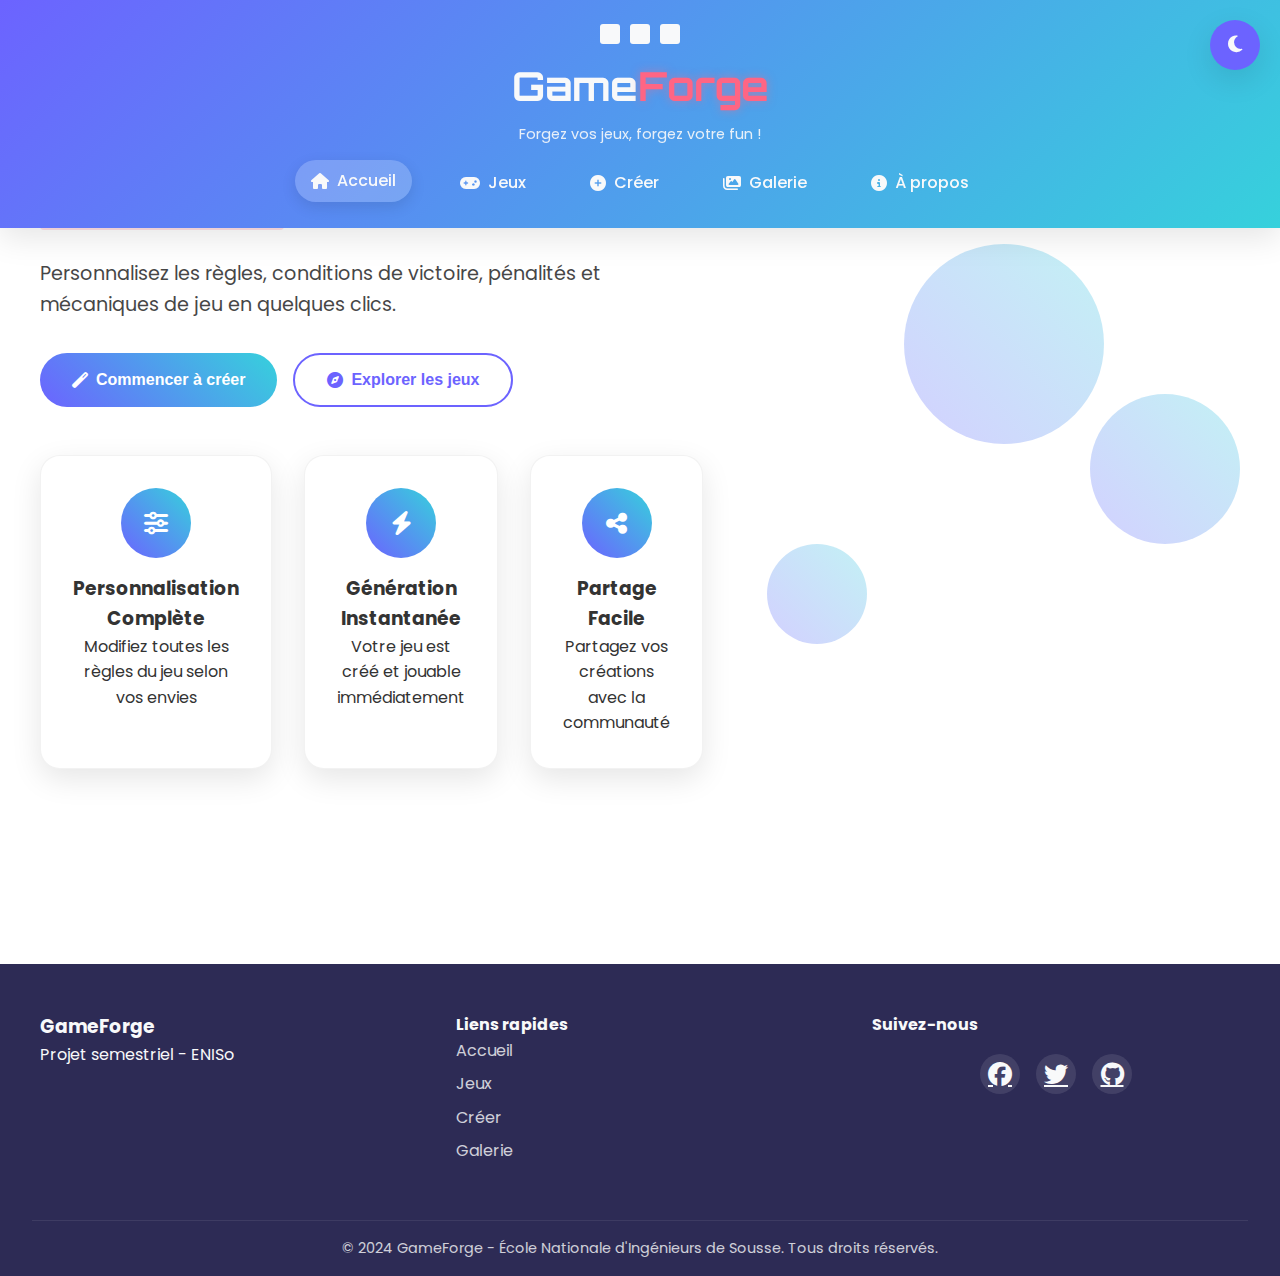
<file: index.html>
<!DOCTYPE html>
<html lang="fr">
<head>
    <meta charset="UTF-8">
    <meta name="viewport" content="width=device-width, initial-scale=1.0">
    <title>GameForge - Créez vos jeux personnalisés</title>
    <link rel="stylesheet" href="style.css">
    <link rel="stylesheet" href="https://cdnjs.cloudflare.com/ajax/libs/font-awesome/6.4.0/css/all.min.css">
    <link href="https://fonts.googleapis.com/css2?family=Poppins:wght@300;400;500;600;700&family=Orbitron:wght@400;700&display=swap" rel="stylesheet">
</head>
<body>
    <!-- Mode Clair/Sombre -->
    <div class="theme-toggle">
        <button id="themeBtn">
            <i class="fas fa-moon"></i>
        </button>
    </div>

    <!-- Header avec animations -->
    <header>
        <div class="logo-container">
            <div class="logo-animation">
                <div class="cube"></div>
                <div class="cube"></div>
                <div class="cube"></div>
            </div>
            <h1><span class="logo-text">Game</span><span class="logo-forge">Forge</span></h1>
            <p class="tagline">Forgez vos jeux, forgez votre fun !</p>
        </div>
        
        <nav>
            <ul>
                <li><a href="#home" class="nav-link active"><i class="fas fa-home"></i> Accueil</a></li>
                <li><a href="#games" class="nav-link"><i class="fas fa-gamepad"></i> Jeux</a></li>
                <li><a href="#create" class="nav-link"><i class="fas fa-plus-circle"></i> Créer</a></li>
                <li><a href="#gallery" class="nav-link"><i class="fas fa-images"></i> Galerie</a></li>
                <li><a href="#about" class="nav-link"><i class="fas fa-info-circle"></i> À propos</a></li>
            </ul>
        </nav>
    </header>

    <!-- Section Accueil -->
    <section id="home" class="section active">
        <div class="hero">
            <div class="hero-content">
                <h2 class="animate-text">Créez votre jeu en <span class="highlight">2 minutes</span> sans coder !</h2>
                <p class="hero-description">Personnalisez les règles, conditions de victoire, pénalités et mécaniques de jeu en quelques clics.</p>
                
                <div class="cta-buttons">
                    <button class="btn-primary pulse" id="startCreating">
                        <i class="fas fa-magic"></i> Commencer à créer
                    </button>
                    <button class="btn-secondary" id="exploreGames">
                        <i class="fas fa-compass"></i> Explorer les jeux
                    </button>
                </div>
                
                <div class="features-grid">
                    <div class="feature-card">
                        <div class="feature-icon">
                            <i class="fas fa-sliders-h"></i>
                        </div>
                        <h3>Personnalisation Complète</h3>
                        <p>Modifiez toutes les règles du jeu selon vos envies</p>
                    </div>
                    <div class="feature-card">
                        <div class="feature-icon">
                            <i class="fas fa-bolt"></i>
                        </div>
                        <h3>Génération Instantanée</h3>
                        <p>Votre jeu est créé et jouable immédiatement</p>
                    </div>
                    <div class="feature-card">
                        <div class="feature-icon">
                            <i class="fas fa-share-alt"></i>
                        </div>
                        <h3>Partage Facile</h3>
                        <p>Partagez vos créations avec la communauté</p>
                    </div>
                </div>
            </div>
            <div class="hero-animation">
                <div class="floating-shapes">
                    <div class="shape shape1"></div>
                    <div class="shape shape2"></div>
                    <div class="shape shape3"></div>
                </div>
            </div>
        </div>
    </section>

    <!-- Section Jeux -->
    <section id="games" class="section">
        <h2 class="section-title">Nos Jeux Disponibles</h2>
        <p class="section-subtitle">Chaque jeu peut être joué en mode classique ou entièrement personnalisé</p>
        
        <div class="games-container">
            <!-- Tic Tac Toe -->
            <div class="game-card" data-game="tictactoe">
                <div class="game-icon">
                    <i class="fas fa-times"></i>
                </div>
                <h3>Tic Tac Toe</h3>
                <p>Jeu de stratégie 3x3</p>
                <div class="game-buttons">
                    <button class="btn-play" data-action="play"><i class="fas fa-play"></i> Jouer</button>
                    <button class="btn-customize" data-action="customize"><i class="fas fa-cogs"></i> Personnaliser</button>
                </div>
            </div>

            <!-- Snake -->
            <div class="game-card" data-game="snake">
                <div class="game-icon">
                    <i class="fas fa-snake"></i>
                </div>
                <h3>Jeu du Serpent</h3>
                <p>Contrôlez le serpent, mangez, grandissez</p>
                <div class="game-buttons">
                    <button class="btn-play" data-action="play"><i class="fas fa-play"></i> Jouer</button>
                    <button class="btn-customize" data-action="customize"><i class="fas fa-cogs"></i> Personnaliser</button>
                </div>
            </div>

            <!-- Mots Mêlés -->
            <div class="game-card" data-game="wordsearch">
                <div class="game-icon">
                    <i class="fas fa-font"></i>
                </div>
                <h3>Mots Mêlés</h3>
                <p>Trouvez les mots cachés dans la grille</p>
                <div class="game-buttons">
                    <button class="btn-play" data-action="play"><i class="fas fa-play"></i> Jouer</button>
                    <button class="btn-customize" data-action="customize"><i class="fas fa-cogs"></i> Personnaliser</button>
                </div>
            </div>

            <!-- Action ou Vérité -->
            <div class="game-card" data-game="truthordare">
                <div class="game-icon">
                    <i class="fas fa-question-circle"></i>
                </div>
                <h3>Action ou Vérité</h3>
                <p>Jeu social avec défis et questions</p>
                <div class="game-buttons">
                    <button class="btn-play" data-action="play"><i class="fas fa-play"></i> Jouer</button>
                    <button class="btn-customize" data-action="customize"><i class="fas fa-cogs"></i> Personnaliser</button>
                </div>
            </div>

            <!-- Calcul Mental -->
            <div class="game-card" data-game="math">
                <div class="game-icon">
                    <i class="fas fa-calculator"></i>
                </div>
                <h3>Calcul Mental</h3>
                <p>Testez vos compétences en mathématiques</p>
                <div class="game-buttons">
                    <button class="btn-play" data-action="play"><i class="fas fa-play"></i> Jouer</button>
                    <button class="btn-customize" data-action="customize"><i class="fas fa-cogs"></i> Personnaliser</button>
                </div>
            </div>

            <!-- Ping Pong -->
            <div class="game-card" data-game="pong">
                <div class="game-icon">
                    <i class="fas fa-table-tennis"></i>
                </div>
                <h3>Ping Pong</h3>
                <p>Jeu classique de raquette</p>
                <div class="game-buttons">
                    <button class="btn-play" data-action="play"><i class="fas fa-play"></i> Jouer</button>
                    <button class="btn-customize" data-action="customize"><i class="fas fa-cogs"></i> Personnaliser</button>
                </div>
            </div>

            <!-- Pierre-Papier-Ciseaux -->
            <div class="game-card" data-game="rps">
                <div class="game-icon">
                    <i class="fas fa-hand-scissors"></i>
                </div>
                <h3>Pierre-Papier-Ciseaux</h3>
                <p>Le jeu classique de mains</p>
                <div class="game-buttons">
                    <button class="btn-play" data-action="play"><i class="fas fa-play"></i> Jouer</button>
                    <button class="btn-customize" data-action="customize"><i class="fas fa-cogs"></i> Personnaliser</button>
                </div>
            </div>

            <!-- Quiz -->
            <div class="game-card" data-game="quiz">
                <div class="game-icon">
                    <i class="fas fa-question"></i>
                </div>
                <h3>Quiz Général</h3>
                <p>Testez vos connaissances</p>
                <div class="game-buttons">
                    <button class="btn-play" data-action="play"><i class="fas fa-play"></i> Jouer</button>
                    <button class="btn-customize" data-action="customize"><i class="fas fa-cogs"></i> Personnaliser</button>
                </div>
            </div>
        </div>
    </section>

    <!-- Section Création -->
    <section id="create" class="section">
        <div class="creation-container">
            <h2 class="section-title">Personnalisez votre jeu</h2>
            
            <div class="creation-wizard">
                <div class="wizard-steps">
                    <div class="step active" data-step="1">
                        <span class="step-number">1</span>
                        <span class="step-label">Choix du jeu</span>
                    </div>
                    <div class="step" data-step="2">
                        <span class="step-number">2</span>
                        <span class="step-label">Règles</span>
                    </div>
                    <div class="step" data-step="3">
                        <span class="step-number">3</span>
                        <span class="step-label">Conditions</span>
                    </div>
                    <div class="step" data-step="4">
                        <span class="step-number">4</span>
                        <span class="step-label">Pénalités</span>
                    </div>
                    <div class="step" data-step="5">
                        <span class="step-number">5</span>
                        <span class="step-label">Mécaniques</span>
                    </div>
                </div>

                <div class="wizard-content">
                    <!-- Étape 1: Choix du jeu -->
                    <div class="step-content active" data-step="1">
                        <h3>Sélectionnez un jeu à personnaliser</h3>
                        <div class="game-selection" id="gameSelection">
                            <!-- Les jeux seront chargés dynamiquement ici -->
                        </div>
                    </div>

                    <!-- Étape 2: Règles -->
                    <div class="step-content" data-step="2">
                        <h3>Définissez les règles du jeu</h3>
                        <div class="rules-customization">
                            <div class="form-group">
                                <label for="ruleType">Type de règles :</label>
                                <select id="ruleType" class="form-control">
                                    <option value="classic">Classiques</option>
                                    <option value="custom">Personnalisées</option>
                                    <option value="mixed">Mixtes</option>
                                </select>
                            </div>
                            <div class="form-group">
                                <label for="customRules">Règles personnalisées :</label>
                                <textarea id="customRules" class="form-control" rows="4" placeholder="Exemple: Le joueur X commence toujours, les diagonales comptent double..."></textarea>
                            </div>
                            <div class="form-group">
                                <label for="rounds">Nombre de rounds :</label>
                                <input type="range" id="rounds" min="1" max="10" value="3" class="form-control">
                                <span id="roundsValue">3 rounds</span>
                            </div>
                        </div>
                    </div>

                    <!-- Étape 3: Conditions -->
                    <div class="step-content" data-step="3">
                        <h3>Conditions de victoire/défaite</h3>
                        <div class="conditions-customization">
                            <div class="condition-card">
                                <h4>Conditions de victoire</h4>
                                <div class="condition-options">
                                    <label class="checkbox-label">
                                        <input type="checkbox" name="winConditions" value="score">
                                        <span>Atteindre un score spécifique</span>
                                    </label>
                                    <label class="checkbox-label">
                                        <input type="checkbox" name="winConditions" value="time">
                                        <span>Terminer en premier</span>
                                    </label>
                                    <label class="checkbox-label">
                                        <input type="checkbox" name="winConditions" value="combo">
                                        <span>Réaliser un combo</span>
                                    </label>
                                    <div class="form-group">
                                        <label for="targetScore">Score cible :</label>
                                        <input type="number" id="targetScore" class="form-control" min="1" max="1000" value="100">
                                    </div>
                                </div>
                            </div>
                            
                            <div class="condition-card">
                                <h4>Conditions de défaite</h4>
                                <div class="condition-options">
                                    <label class="checkbox-label">
                                        <input type="checkbox" name="loseConditions" value="timeout">
                                        <span>Dépassement du temps</span>
                                    </label>
                                    <label class="checkbox-label">
                                        <input type="checkbox" name="loseConditions" value="zero">
                                        <span>Score à zéro</span>
                                    </label>
                                    <label class="checkbox-label">
                                        <input type="checkbox" name="loseConditions" value="error">
                                        <span>Trop d'erreurs</span>
                                    </label>
                                </div>
                            </div>
                        </div>
                    </div>

                    <!-- Étape 4: Pénalités -->
                    <div class="step-content" data-step="4">
                        <h3>Pénalités pour le perdant</h3>
                        <div class="penalties-customization">
                            <div class="penalty-options">
                                <label class="radio-label">
                                    <input type="radio" name="penalty" value="none" checked>
                                    <span>Aucune pénalité</span>
                                </label>
                                <label class="radio-label">
                                    <input type="radio" name="penalty" value="score">
                                    <span>Perte de points</span>
                                </label>
                                <label class="radio-label">
                                    <input type="radio" name="penalty" value="time">
                                    <span>Temps réduit au prochain tour</span>
                                </label>
                                <label class="radio-label">
                                    <input type="radio" name="penalty" value="custom">
                                    <span>Pénalité personnalisée</span>
                                </label>
                            </div>
                            <div class="form-group">
                                <label for="customPenalty">Description de la pénalité :</label>
                                <textarea id="customPenalty" class="form-control" rows="3" placeholder="Exemple: Le perdant doit chanter une chanson..."></textarea>
                            </div>
                        </div>
                    </div>

                    <!-- Étape 5: Mécaniques -->
                    <div class="step-content" data-step="5">
                        <h3>Mécaniques spéciales</h3>
                        <div class="mechanics-customization">
                            <div class="form-group">
                                <label for="difficulty">Niveau de difficulté :</label>
                                <select id="difficulty" class="form-control">
                                    <option value="easy">Facile</option>
                                    <option value="medium" selected>Moyen</option>
                                    <option value="hard">Difficile</option>
                                    <option value="extreme">Extrême</option>
                                </select>
                            </div>
                            <div class="form-group">
                                <label for="powerups">Power-ups activés :</label>
                                <div class="powerup-options">
                                    <label class="checkbox-label">
                                        <input type="checkbox" name="powerups" value="speed">
                                        <span>Boost de vitesse</span>
                                    </label>
                                    <label class="checkbox-label">
                                        <input type="checkbox" name="powerups" value="shield">
                                        <span>Bouclier temporaire</span>
                                    </label>
                                    <label class="checkbox-label">
                                        <input type="checkbox" name="powerups" value="double">
                                        <span>Points doublés</span>
                                    </label>
                                </div>
                            </div>
                            <div class="form-group">
                                <label for="timeLimit">Limite de temps (secondes) :</label>
                                <input type="number" id="timeLimit" class="form-control" min="10" max="300" value="60">
                            </div>
                        </div>
                    </div>
                </div>

                <div class="wizard-controls">
                    <button class="btn-prev" id="prevStep">
                        <i class="fas fa-arrow-left"></i> Précédent
                    </button>
                    <button class="btn-next" id="nextStep">
                        Suivant <i class="fas fa-arrow-right"></i>
                    </button>
                    <button class="btn-generate" id="generateGame">
                        <i class="fas fa-cogs"></i> Générer le jeu
                    </button>
                </div>
            </div>
        </div>
    </section>

    <!-- Section Galerie -->
    <section id="gallery" class="section">
        <h2 class="section-title">Galerie des jeux créés</h2>
        <div class="gallery-container" id="gamesGallery">
            <!-- Les jeux sauvegardés apparaîtront ici -->
        </div>
    </section>

    <!-- Section À propos -->
    <section id="about" class="section">
        <div class="about-container">
            <h2 class="section-title">À propos de GameForge</h2>
            
            <div class="about-content">
                <div class="about-text">
                    <h3>Notre Mission</h3>
                    <p>GameForge a été créé dans le cadre d'un projet semestriel à l'École Nationale d'Ingénieurs de Sousse. Notre objectif est de rendre la création de jeux accessible à tous, sans nécessiter de compétences en programmation.</p>
                    
                    <h3>Notre Équipe</h3>
                    <div class="team-members">
                        <div class="member">
                            <i class="fas fa-user"></i>
                            <h4>Feiji Ala</h4>
                            <p>Développeur Front-end</p>
                        </div>
                        <div class="member">
                            <i class="fas fa-user"></i>
                            <h4>Hadil Gharbi</h4>
                            <p>Designer UI/UX</p>
                        </div>
                        <div class="member">
                            <i class="fas fa-user"></i>
                            <h4>Ben Nejma Sondos</h4>
                            <p>Développeur Back-end</p>
                        </div>
                    </div>
                    
                    <h3>Encadrement</h3>
                    <p>Dr. Manel Fourati - École Nationale d'Ingénieurs de Sousse</p>
                </div>
                
                <div class="about-features">
                    <h3>Fonctionnalités Clés</h3>
                    <ul>
                        <li><i class="fas fa-check-circle"></i> Personnalisation complète des règles</li>
                        <li><i class="fas fa-check-circle"></i> 8 jeux différents disponibles</li>
                        <li><i class="fas fa-check-circle"></i> Interface intuitive et responsive</li>
                        <li><i class="fas fa-check-circle"></i> Sauvegarde des jeux créés</li>
                        <li><i class="fas fa-check-circle"></i> Mode classique et personnalisé</li>
                        <li><i class="fas fa-check-circle"></i> Sans aucune ligne de code requise</li>
                    </ul>
                </div>
            </div>
        </div>
    </section>

    <!-- Modal de jeu -->
    <div id="gameModal" class="modal">
        <div class="modal-content">
            <div class="modal-header">
                <h2 id="modalTitle">Jeu</h2>
                <button class="close-modal">&times;</button>
            </div>
            <div class="modal-body" id="gameContainer">
                <!-- Le jeu sera chargé ici -->
            </div>
            <div class="modal-footer">
                <button class="btn-secondary" id="resetGame">
                    <i class="fas fa-redo"></i> Recommencer
                </button>
                <button class="btn-primary" id="saveGame">
                    <i class="fas fa-save"></i> Sauvegarder
                </button>
            </div>
        </div>
    </div>

    <!-- Footer -->
    <footer>
        <div class="footer-content">
            <div class="footer-logo">
                <h3>GameForge</h3>
                <p>Projet semestriel - ENISo</p>
            </div>
            
            <div class="footer-links">
                <h4>Liens rapides</h4>
                <ul>
                    <li><a href="#home">Accueil</a></li>
                    <li><a href="#games">Jeux</a></li>
                    <li><a href="#create">Créer</a></li>
                    <li><a href="#gallery">Galerie</a></li>
                </ul>
            </div>
            
            <div class="footer-social">
                <h4>Suivez-nous</h4>
                <div class="social-icons">
                    <a href="#"><i class="fab fa-facebook"></i></a>
                    <a href="#"><i class="fab fa-twitter"></i></a>
                    <a href="#"><i class="fab fa-github"></i></a>
                </div>
            </div>
        </div>
        
        <div class="footer-bottom">
            <p>&copy; 2024 GameForge - École Nationale d'Ingénieurs de Sousse. Tous droits réservés.</p>
        </div>
    </footer>

    <!-- Scripts -->
    <script src="script.js"></script>
    <!-- Scripts des jeux -->
    <script src="games/tictactoe.js"></script>
    <script src="games/snake.js"></script>
    <script src="games/wordsearch.js"></script>
    <script src="games/truthordare.js"></script>
    <script src="games/math.js"></script>
    <script src="games/pong.js"></script>
    <script src="games/rps.js"></script>
    <script src="games/quiz.js"></script>
</body>
</html>
</file>
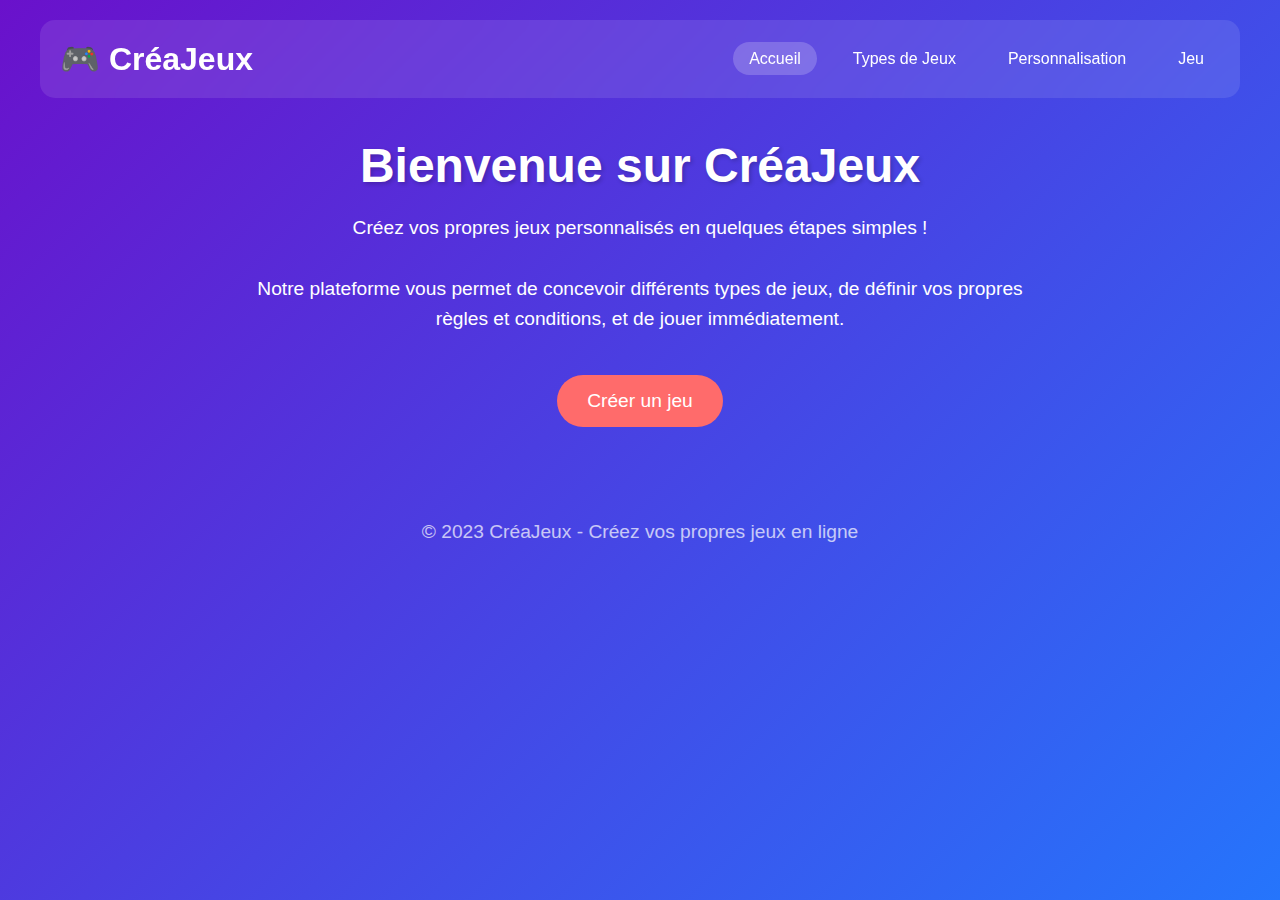
<file: indes1.html>
<!DOCTYPE html>
<html lang="fr">
<head>
    <meta charset="UTF-8">
    <meta name="viewport" content="width=device-width, initial-scale=1.0">
    <title>Créateur de Jeux</title>
    <link rel="stylesheet" href="style1.css">
</head>
<body>
    <div class="container">
        <header>
            <div class="logo">🎮 CréaJeux</div>
            <nav>
                <ul>
                    <li><a href="#" class="nav-link active" data-page="accueil">Accueil</a></li>
                    <li><a href="#" class="nav-link" data-page="choix">Types de Jeux</a></li>
                    <li><a href="#" class="nav-link" data-page="personnalisation">Personnalisation</a></li>
                    <li><a href="#" class="nav-link" data-page="jeu">Jeu</a></li>
                </ul>
            </nav>
        </header>
        
        <!-- Page d'accueil -->
        <section id="accueil" class="page active">
            <h1>Bienvenue sur CréaJeux</h1>
            <p>Créez vos propres jeux personnalisés en quelques étapes simples !</p>
            <p>Notre plateforme vous permet de concevoir différents types de jeux, de définir vos propres règles et conditions, et de jouer immédiatement.</p>
            <button class="btn" id="btn-creer">Créer un jeu</button>
        </section>
        
        <!-- Page de choix du type de jeu -->
        <section id="choix" class="page">
            <h1>Choisissez un type de jeu</h1>
            <p>Sélectionnez le type de jeu que vous souhaitez créer :</p>
            
            <div class="game-types">
                <div class="game-card" data-game="xo">
                    <div class="icon">⭕</div>
                    <h3>XO (Tic Tac Toe)</h3>
                    <p>Le classique jeu du morpion</p>
                </div>
                
                <div class="game-card" data-game="pfc">
                    <div class="icon">✂️</div>
                    <h3>Pierre - Papier - Ciseaux</h3>
                    <p>Le jeu traditionnel de mains</p>
                </div>
                
                <div class="game-card" data-game="quiz">
                    <div class="icon">❓</div>
                    <h3>Quiz rapide</h3>
                    <p>Testez vos connaissances</p>
                </div>
                
                <div class="game-card" data-game="dice">
                    <div class="icon">🎲</div>
                    <h3>Jeu de Dé</h3>
                    <p>Aléatoire et amusant</p>
                </div>
                
                <div class="game-card" data-game="mots">
                    <div class="icon">🔤</div>
                    <h3>Mots Mêlés</h3>
                    <p>Trouvez les mots cachés</p>
                </div>
                
                <div class="game-card" data-game="snake">
                    <div class="icon">🐍</div>
                    <h3>Jeu du Serpent</h3>
                    <p>Snake classique</p>
                </div>
                
                <div class="game-card" data-game="action">
                    <div class="icon">🎭</div>
                    <h3>Action ou Vérité</h3>
                    <p>Jeu de société populaire</p>
                </div>
                
                <div class="game-card" data-game="calcul">
                    <div class="icon">🧮</div>
                    <h3>Calcul Mental</h3>
                    <p>Testez vos compétences en maths</p>
                </div>
                
                <div class="game-card" data-game="pong">
                    <div class="icon">🏓</div>
                    <h3>Pong</h3>
                    <p>Jeu de raquette classique</p>
                </div>
            </div>
            
            <button class="btn btn-secondary" id="btn-retour-choix">Retour à l'accueil</button>
        </section>
        
        <!-- Page de personnalisation -->
        <section id="personnalisation" class="page">
            <h1>Personnalisez votre jeu</h1>
            <p>Définissez les règles et conditions de votre jeu :</p>
            
            <div class="game-container">
                <!-- Sélection du mode de jeu -->
                <div class="form-group">
                    <label for="game-mode">Mode de jeu :</label>
                    <select id="game-mode">
                        <option value="computer">🎮 Contre l'ordinateur</option>
                        <option value="friends">👥 Avec des amis</option>
                    </select>
                </div>
                
                <div class="form-group">
                    <label for="regles">Règles du jeu :</label>
                    <textarea id="regles" placeholder="Décrivez les règles de votre jeu..."></textarea>
                </div>
                
                <div class="form-group">
                    <label for="victoire">Conditions de victoire :</label>
                    <input type="text" id="victoire" placeholder="Ex: Aligner 3 symboles identiques">
                </div>
                
                <div class="form-group">
                    <label for="defaite">Conditions de défaite :</label>
                    <input type="text" id="defaite" placeholder="Ex: Ne pas aligner 3 symboles">
                </div>
                
                <div class="form-group">
                    <label for="manches">Nombre de manches :</label>
                    <input type="number" id="manches" min="1" max="10" value="3">
                </div>
                
                <div class="form-group">
                    <label for="punition">Punition du perdant :</label>
                    <input type="text" id="punition" placeholder="Ex: Faire 10 pompes">
                </div>
                
                <!-- Champs spécifiques aux jeux -->
                <div id="jeu-specific-fields">
                    <!-- Ces champs seront remplis dynamiquement selon le jeu -->
                </div>
                
                <button class="btn" id="btn-generer">Générer le jeu</button>
            </div>
            
            <button class="btn btn-secondary" id="btn-retour-perso">Retour au choix</button>
        </section>
        
        <!-- Page du jeu généré -->
        <section id="jeu" class="page">
            <h1 id="titre-jeu">Votre jeu personnalisé</h1>
            
            <div class="game-container">
                <!-- Interface du jeu XO -->
                <div id="jeu-xo" class="jeu-type">
                    <div class="game-board" id="xo-board"></div>
                    <div class="game-info">
                        <p id="mode-info-xo">Mode: Contre l'ordinateur</p>
                        <p>Tour du joueur: <span id="joueur-actuel">X</span></p>
                        <p>Manche: <span id="manche-actuelle">1</span>/<span id="manches-total">3</span></p>
                    </div>
                </div>
                
                <!-- Interface du jeu Pierre-Papier-Ciseaux -->
                <div id="jeu-pfc" class="jeu-type">
                    <div class="choices">
                        <div class="choice" data-choice="pierre">🪨</div>
                        <div class="choice" data-choice="papier">📄</div>
                        <div class="choice" data-choice="ciseaux">✂️</div>
                    </div>
                    <div class="result" id="resultat-pfc"></div>
                    <div class="game-info">
                        <p id="mode-info-pfc">Mode: Contre l'ordinateur</p>
                        <p>Score: Joueur <span id="score-joueur">0</span> - <span id="score-adversaire">0</span> <span id="adversaire-nom">Ordinateur</span></p>
                        <p>Manche: <span id="manche-actuelle-pfc">1</span>/<span id="manches-total-pfc">3</span></p>
                    </div>
                </div>
                
                <!-- Interface du jeu Quiz -->
                <div id="jeu-quiz" class="jeu-type">
                    <div class="quiz-question" id="question-quiz">Quelle est la capitale de la France?</div>
                    <div class="quiz-options">
                        <div class="quiz-option" data-option="1">Londres</div>
                        <div class="quiz-option" data-option="2">Berlin</div>
                        <div class="quiz-option" data-option="3">Paris</div>
                        <div class="quiz-option" data-option="4">Madrid</div>
                    </div>
                    <div class="result" id="resultat-quiz"></div>
                    <div class="game-info">
                        <p id="mode-info-quiz">Mode: Solo</p>
                        <p>Score: <span id="score-quiz">0</span>/<span id="questions-total">5</span></p>
                    </div>
                </div>
                
                <!-- Interface du jeu de Dé -->
                <div id="jeu-dice" class="jeu-type">
                    <div class="dice-container" id="de">🎲</div>
                    <div class="result" id="resultat-dice"></div>
                    <div class="game-info">
                        <p id="mode-info-dice">Mode: Solo</p>
                        <p>Score: <span id="score-dice">0</span></p>
                    </div>
                </div>
                
                <!-- Interface du jeu Mots Mêlés -->
                <div id="jeu-mots" class="jeu-type">
                    <div class="word-search-container">
                        <div class="word-search-grid" id="mots-grid"></div>
                        <div class="words-to-find">
                            <h4>Mots à trouver :</h4>
                            <div id="word-list"></div>
                        </div>
                    </div>
                    <div class="game-info">
                        <p id="mode-info-mots">Mode: Solo</p>
                        <p>Mots trouvés: <span id="mots-trouves">0</span>/<span id="mots-total">0</span></p>
                        <div class="result" id="resultat-mots"></div>
                    </div>
                </div>
                
                <!-- Interface du jeu Snake -->
                <div id="jeu-snake" class="jeu-type">
                    <div class="snake-container">
                        <canvas id="snake-canvas" width="400" height="400"></canvas>
                        <div class="snake-controls">
                            <div class="control-row">
                                <button class="control-btn" id="up">↑</button>
                            </div>
                            <div class="control-row">
                                <button class="control-btn" id="left">←</button>
                                <button class="control-btn" id="down">↓</button>
                                <button class="control-btn" id="right">→</button>
                            </div>
                        </div>
                    </div>
                    <div class="game-info">
                        <p id="mode-info-snake">Mode: Solo</p>
                        <p>Score: <span id="snake-score">0</span></p>
                        <p>Longueur: <span id="snake-length">1</span></p>
                        <div class="result" id="resultat-snake"></div>
                    </div>
                </div>
                
                <!-- Interface du jeu Action ou Vérité -->
                <div id="jeu-action" class="jeu-type">
                    <div class="action-verite-container">
                        <div class="card" id="action-card">
                            <h3>Action ou Vérité ?</h3>
                            <div class="card-content" id="card-content">
                                Cliquez sur un bouton pour commencer!
                            </div>
                        </div>
                        <div class="action-buttons">
                            <button class="btn-action" id="btn-action">🎭 Action</button>
                            <button class="btn-verite" id="btn-verite">📖 Vérité</button>
                            <button class="btn-next" id="btn-next-player">👥 Joueur Suivant</button>
                        </div>
                    </div>
                    <div class="game-info">
                        <p id="mode-info-action">Mode: Avec des amis</p>
                        <p>Tour du joueur: <span id="current-player">Joueur 1</span></p>
                        <p>Tour: <span id="tour-action">1</span>/<span id="tours-total">10</span></p>
                        <div class="result" id="resultat-action"></div>
                    </div>
                </div>
                
                <!-- Interface du jeu Calcul Mental -->
                <div id="jeu-calcul" class="jeu-type">
                    <div class="calcul-container">
                        <div class="calcul-question" id="calcul-question">3 + 5 = ?</div>
                        <div class="calcul-options">
                            <input type="number" id="calcul-reponse" placeholder="Votre réponse">
                            <button class="btn" id="btn-valider-calcul">Valider</button>
                        </div>
                        <div class="calcul-timer">
                            <div class="timer-bar">
                                <div class="timer-progress" id="timer-progress"></div>
                            </div>
                        </div>
                    </div>
                    <div class="game-info">
                        <p id="mode-info-calcul">Mode: Solo</p>
                        <p>Score: <span id="calcul-score">0</span></p>
                        <p>Questions: <span id="calcul-count">0</span>/<span id="calcul-total">10</span></p>
                        <div class="result" id="resultat-calcul"></div>
                    </div>
                </div>
                
                <!-- Interface du jeu Pong -->
                <div id="jeu-pong" class="jeu-type">
                    <div class="pong-container">
                        <canvas id="pong-canvas" width="600" height="400"></canvas>
                    </div>
                    <div class="game-info">
                        <p id="mode-info-pong">Mode: Contre l'ordinateur</p>
                        <p>Score: Joueur <span id="pong-score-joueur">0</span> - <span id="pong-score-adversaire">0</span> <span id="pong-adversaire-nom">Ordinateur</span></p>
                        <p>Manche: <span id="pong-manche">1</span>/<span id="pong-manches">3</span></p>
                        <div class="result" id="resultat-pong"></div>
                    </div>
                </div>
                
                <button class="btn" id="btn-rejouer">Rejouer</button>
            </div>
            
            <button class="btn btn-secondary" id="btn-retour-jeu">Créer un autre jeu</button>
        </section>
        
        <footer>
            <p>© 2023 CréaJeux - Créez vos propres jeux en ligne</p>
        </footer>
    </div>

    <script src="script1.js"></script>
</body>
</html>
</file>
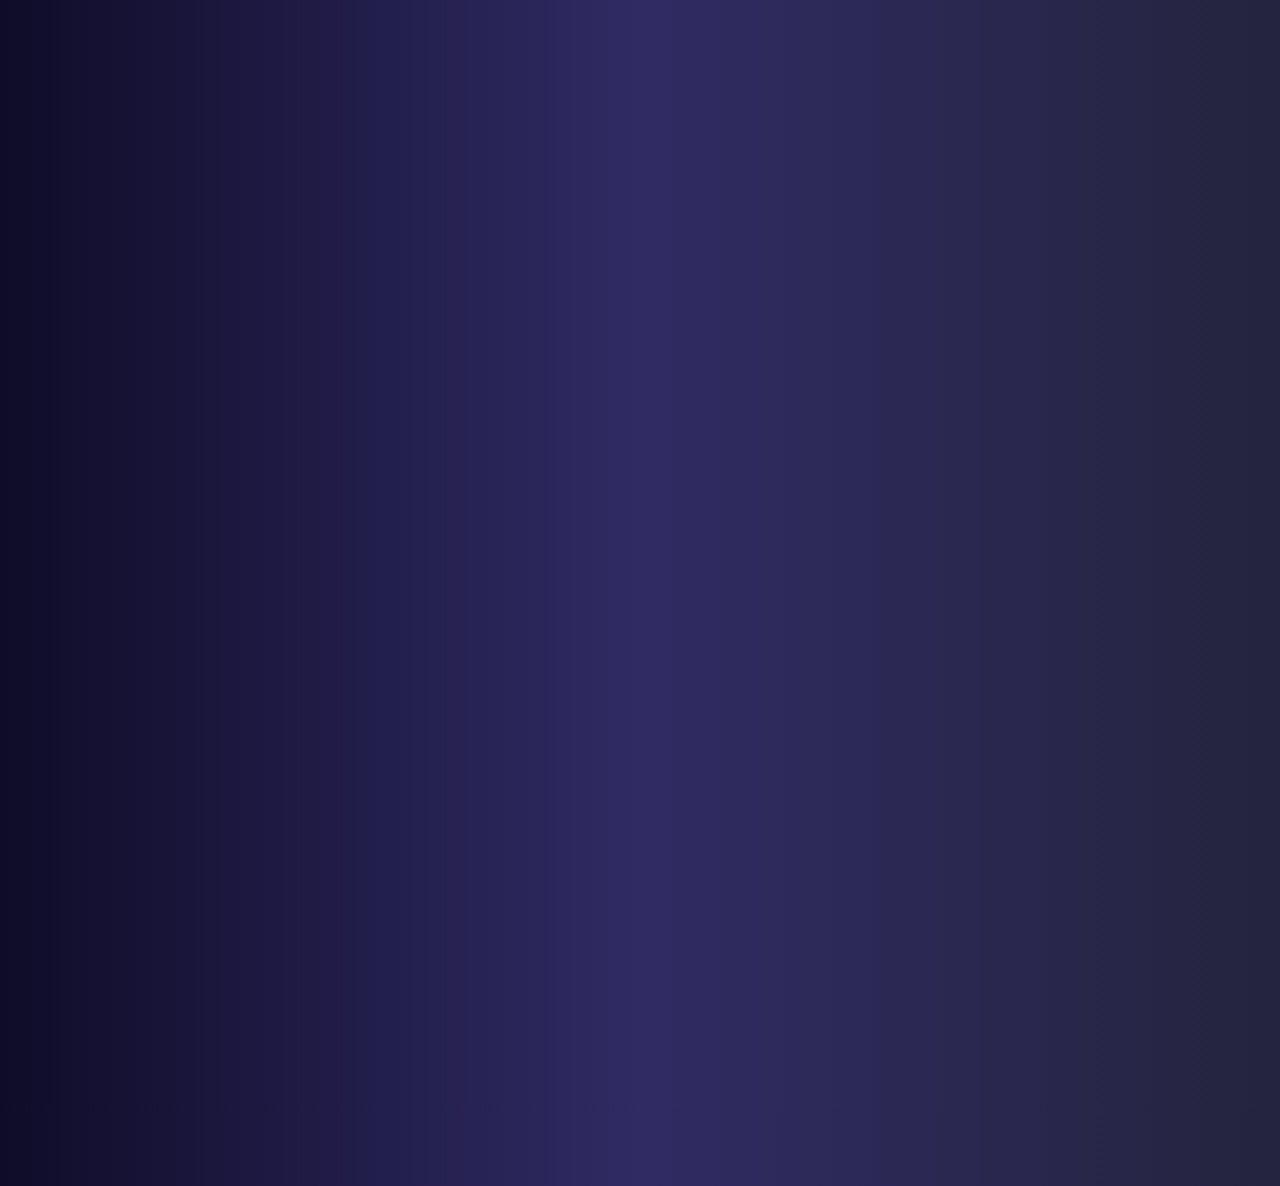
<file: index2.html>
<!DOCTYPE html>
<html lang="fr">
<head>
    <meta charset="UTF-8">
    <meta name="viewport" content="width=device-width, initial-scale=1.0">
    <title>GameForge - Créateur de Jeux ESPORT</title>
    <link rel="stylesheet" href="style2.css">
</head>
<body>
    <!-- Particules animées -->
    <div class="particles" id="particles-container"></div>
    
    <div class="container">
        <header>
            <div class="container header-content">
                <div class="head">
                    <img src="logo.jpg" alt="gameforg" class="logo-img">
                    <div class="esport-title">
                        <h2 class="esport-main">GAMEFORGE</h2>
                        <h3 class="esport-sub">ESPORT GAME CREATOR</h3>
                    </div>
                </div>
                <nav>
                    <ul>
                        <li><a href="#" class="nav-link active" data-page="accueil">Home</a></li>
                        <li><a href="#" class="nav-link" data-page="choix">Games</a></li>
                        <li><a href="#" class="nav-link" data-page="personnalisation">Create</a></li>
                        <li><a href="#" class="nav-link" data-page="jeu">Play</a></li>
                    </ul>
                </nav>
            </div>
        </header>
        
        <!-- Page d'accueil style ESPORT -->
        <section id="accueil" class="page active">
            <div class="main-title-container">
                <h1 class="main-title">
                    <span class="main-title-line1">GAMEFORGE</span><br>
                    <span class="main-title-line2">CREATOR</span>
                </h1>
                <div class="title-separator"></div>
            </div>
            
            <div class="subtitle-container">
                <h2 class="subtitle">CREATE YOUR ESPORT GAMES</h2>
            </div>
            
            <div class="get-started-container">
                <button class="btn" id="btn-creer">GET STARTED</button>
            </div>
            
            <div class="stats">
                <div class="stat-item">
                    <h3 id="games-count">128</h3>
                    <p>Jeux créés</p>
                </div>
                <div class="stat-item">
                    <h3 id="players-count">567</h3>
                    <p>Joueurs actifs</p>
                </div>
                <div class="stat-item">
                    <h3 id="games-played">892</h3>
                    <p>Parties jouées</p>
                </div>
            </div>
        </section>
        
        <!-- Page de choix du type de jeu -->
        <section id="choix" class="page">
            <h1>Choisissez un type de jeu</h1>
            <p>Sélectionnez le type de jeu que vous souhaitez créer :</p>
            
            <div class="game-types">
                <div class="game-card" data-game="xo">
                    <div class="icon">⭕</div>
                    <h3>XO (Tic Tac Toe)</h3>
                    <p>Le classique jeu du morpion</p>
                </div>
                
                <div class="game-card" data-game="pfc">
                    <div class="icon">✂️</div>
                    <h3>Pierre - Papier - Ciseaux</h3>
                    <p>Le jeu traditionnel de mains</p>
                </div>
                
                <div class="game-card" data-game="quiz">
                    <div class="icon">❓</div>
                    <h3>Quiz rapide</h3>
                    <p>Testez vos connaissances</p>
                </div>
                
                <div class="game-card" data-game="dice">
                    <div class="icon">🎲</div>
                    <h3>Jeu de Dé</h3>
                    <p>Aléatoire et amusant</p>
                </div>
                
                <div class="game-card" data-game="mots">
                    <div class="icon">🔤</div>
                    <h3>Mots Mêlés</h3>
                    <p>Trouvez les mots cachés</p>
                </div>
                
                <div class="game-card" data-game="snake">
                    <div class="icon">🐍</div>
                    <h3>Jeu du Serpent</h3>
                    <p>Snake classique</p>
                </div>
                
                <div class="game-card" data-game="action">
                    <div class="icon">🎭</div>
                    <h3>Action ou Vérité</h3>
                    <p>Jeu de société populaire</p>
                </div>
                
                <div class="game-card" data-game="calcul">
                    <div class="icon">🧮</div>
                    <h3>Calcul Mental</h3>
                    <p>Testez vos compétences en maths</p>
                </div>
                
                <div class="game-card" data-game="pong">
                    <div class="icon">🏓</div>
                    <h3>Pong</h3>
                    <p>Jeu de raquette classique</p>
                </div>
            </div>
            
            <button class="btn btn-secondary" id="btn-retour-choix">Retour à l'accueil</button>
        </section>
        
        <!-- Page de personnalisation -->
        <section id="personnalisation" class="page">
            <h1 id="current-game-title">Personnalisez votre jeu</h1>
            <p>Définissez les règles et conditions de votre jeu :</p>
            
            <div class="game-container">
                <!-- Sélection du mode de jeu -->
                <div class="form-group">
                    <label for="game-mode">Mode de jeu :</label>
                    <select id="game-mode">
                        <option value="computer">🎮 Contre l'ordinateur</option>
                        <option value="friends">👥 Avec des amis</option>
                    </select>
                </div>
                
                <div class="form-group">
                    <label for="regles">Règles du jeu :</label>
                    <textarea id="regles" placeholder="Décrivez les règles de votre jeu..."></textarea>
                </div>
                
                <div class="form-group">
                    <label for="victoire">Conditions de victoire :</label>
                    <input type="text" id="victoire" placeholder="Ex: Aligner 3 symboles identiques">
                </div>
                
                <div class="form-group">
                    <label for="defaite">Conditions de défaite :</label>
                    <input type="text" id="defaite" placeholder="Ex: Ne pas aligner 3 symboles">
                </div>
                
                <div class="form-group">
                    <label for="manches">Nombre de manches :</label>
                    <input type="number" id="manches" min="1" max="10" value="3">
                </div>
                
                <div class="form-group">
                    <label for="punition">Punition du perdant :</label>
                    <input type="text" id="punition" placeholder="Ex: Faire 10 pompes">
                </div>
                
                <!-- Champs spécifiques aux jeux -->
                <div id="jeu-specific-fields">
                    <!-- Ces champs seront remplis dynamiquement selon le jeu -->
                </div>
                
                <button class="btn" id="btn-generer">Générer le jeu</button>
            </div>
            
            <button class="btn btn-secondary" id="btn-retour-perso">Retour au choix</button>
        </section>
        
        <!-- Page du jeu généré -->
        <section id="jeu" class="page">
            <h1 id="titre-jeu">Votre jeu personnalisé</h1>
            
            <div class="game-container">
                <!-- Interface du jeu XO -->
                <div id="jeu-xo" class="jeu-type">
                    <div class="game-board" id="xo-board"></div>
                    <div class="game-info">
                        <p id="mode-info-xo">Mode: Contre l'ordinateur</p>
                        <p>Tour du joueur: <span id="joueur-actuel">X</span></p>
                        <p>Manche: <span id="manche-actuelle">1</span>/<span id="manches-total">3</span></p>
                    </div>
                </div>
                
                <!-- Interface du jeu Pierre-Papier-Ciseaux -->
                <div id="jeu-pfc" class="jeu-type">
                    <div class="choices">
                        <div class="choice" data-choice="pierre">🪨</div>
                        <div class="choice" data-choice="papier">📄</div>
                        <div class="choice" data-choice="ciseaux">✂️</div>
                    </div>
                    <div class="result" id="resultat-pfc"></div>
                    <div class="game-info">
                        <p id="mode-info-pfc">Mode: Contre l'ordinateur</p>
                        <p>Score: Joueur <span id="score-joueur">0</span> - <span id="score-adversaire">0</span> <span id="adversaire-nom">Ordinateur</span></p>
                        <p>Manche: <span id="manche-actuelle-pfc">1</span>/<span id="manches-total-pfc">3</span></p>
                    </div>
                </div>
                
                <!-- Interface du jeu Quiz -->
                <div id="jeu-quiz" class="jeu-type">
                    <div class="quiz-question" id="question-quiz">Quelle est la capitale de la France?</div>
                    <div class="quiz-options">
                        <div class="quiz-option" data-option="1">
                            <div class="option-text">Londres</div>
                        </div>
                        <div class="quiz-option" data-option="2">
                            <div class="option-text">Berlin</div>
                        </div>
                        <div class="quiz-option" data-option="3">
                            <div class="option-text">Paris</div>
                        </div>
                        <div class="quiz-option" data-option="4">
                            <div class="option-text">Madrid</div>
                        </div>
                    </div>
                    <div class="result" id="resultat-quiz"></div>
                    <div class="game-info">
                        <p id="mode-info-quiz">Mode: Solo</p>
                        <p>Score: <span id="score-quiz">0</span>/<span id="questions-total">5</span></p>
                    </div>
                </div>
                
                <!-- Interface du jeu de Dé -->
                <div id="jeu-dice" class="jeu-type">
                    <div class="dice-container" id="de">🎲</div>
                    <button class="btn" id="btn-roll-dice">Lancer le dé</button>
                    <div class="result" id="resultat-dice"></div>
                    <div class="game-info">
                        <p id="mode-info-dice">Mode: Solo</p>
                        <p>Score: <span id="score-dice">0</span></p>
                    </div>
                </div>
                
                <!-- Interface du jeu Mots Mêlés -->
                <div id="jeu-mots" class="jeu-type">
                    <div class="word-search-container">
                        <div class="word-search-grid" id="mots-grid"></div>
                        <div class="words-to-find">
                            <h4>Mots à trouver :</h4>
                            <div id="word-list"></div>
                        </div>
                    </div>
                    <div class="game-info">
                        <div id="mots-timer" class="timer-display">Temps: 60s</div>
                        <p id="mode-info-mots">Mode: Solo</p>
                        <p>Mots trouvés: <span id="mots-trouves">0</span>/<span id="mots-total">0</span></p>
                        <div class="result" id="resultat-mots"></div>
                    </div>
                </div>
                
                <!-- Interface du jeu Snake -->
                <div id="jeu-snake" class="jeu-type">
                    <div class="snake-container">
                        <canvas id="snake-canvas" width="400" height="400"></canvas>
                        <div class="snake-controls">
                            <div class="control-row">
                                <button class="control-btn" id="up">↑</button>
                            </div>
                            <div class="control-row">
                                <button class="control-btn" id="left">←</button>
                                <button class="control-btn" id="down">↓</button>
                                <button class="control-btn" id="right">→</button>
                            </div>
                        </div>
                    </div>
                    <div class="game-info">
                        <div id="snake-timer" class="timer-display">Temps: 00:00</div>
                        <p id="mode-info-snake">Mode: Solo</p>
                        <p>Score: <span id="snake-score">0</span></p>
                        <p>Longueur: <span id="snake-length">1</span></p>
                        <div class="result" id="resultat-snake"></div>
                    </div>
                </div>
                
                <!-- Interface du jeu Action ou Vérité -->
                <div id="jeu-action" class="jeu-type">
                    <div class="action-verite-container">
                        <div class="card" id="action-card">
                            <h3>Action ou Vérité ?</h3>
                            <div class="card-content" id="card-content">
                                Cliquez sur un bouton pour commencer!
                            </div>
                        </div>
                        <div class="action-buttons">
                            <button class="btn-action" id="btn-action">🎭 Action</button>
                            <button class="btn-verite" id="btn-verite">📖 Vérité</button>
                            <button class="btn-next" id="btn-next-player">👥 Joueur Suivant</button>
                        </div>
                    </div>
                    <div class="game-info">
                        <p id="mode-info-action">Mode: Avec des amis</p>
                        <p>Tour du joueur: <span id="current-player">Joueur 1</span></p>
                        <p>Tour: <span id="tour-action">1</span>/<span id="tours-total">10</span></p>
                        <div class="result" id="resultat-action"></div>
                    </div>
                </div>
                
                <!-- Interface du jeu Calcul Mental -->
                <div id="jeu-calcul" class="jeu-type">
                    <div class="calcul-container">
                        <div class="calcul-question" id="calcul-question">3 + 5 = ?</div>
                        <div class="calcul-options">
                            <input type="number" id="calcul-reponse" placeholder="Votre réponse">
                            <button class="btn" id="btn-valider-calcul">Valider</button>
                        </div>
                        <div class="calcul-timer">
                            <div class="timer-bar">
                                <div class="timer-progress" id="timer-progress"></div>
                            </div>
                            <div class="timer-text" id="calcul-timer">10</div>
                        </div>
                    </div>
                    <div class="game-info">
                        <p id="mode-info-calcul">Mode: Solo</p>
                        <p>Score: <span id="calcul-score">0</span></p>
                        <p>Questions: <span id="calcul-count">0</span>/<span id="calcul-total">10</span></p>
                        <div class="result" id="resultat-calcul"></div>
                    </div>
                </div>
                
                <!-- Interface du jeu Pong -->
                <div id="jeu-pong" class="jeu-type">
                    <div class="pong-container">
                        <canvas id="pong-canvas" width="600" height="400"></canvas>
                    </div>
                    <div class="game-info">
                        <p id="mode-info-pong">Mode: Contre l'ordinateur</p>
                        <p>Score: Joueur <span id="pong-score-joueur">0</span> - <span id="pong-score-adversaire">0</span> <span id="pong-adversaire-nom">Ordinateur</span></p>
                        <p>Manche: <span id="pong-manche">1</span>/<span id="pong-manches">3</span></p>
                        <div class="result" id="resultat-pong"></div>
                    </div>
                </div>
                
                <button class="btn" id="btn-rejouer">Rejouer</button>
            </div>
            
            <button class="btn btn-secondary" id="btn-retour-jeu">Créer un autre jeu</button>
        </section>
        
        <footer>
            <p>© 2024 GameForge - Créez vos propres jeux ESPORT en ligne</p>
        </footer>
    </div>

    <script src="scripte2.js"></script>
</body>
</html>
</file>
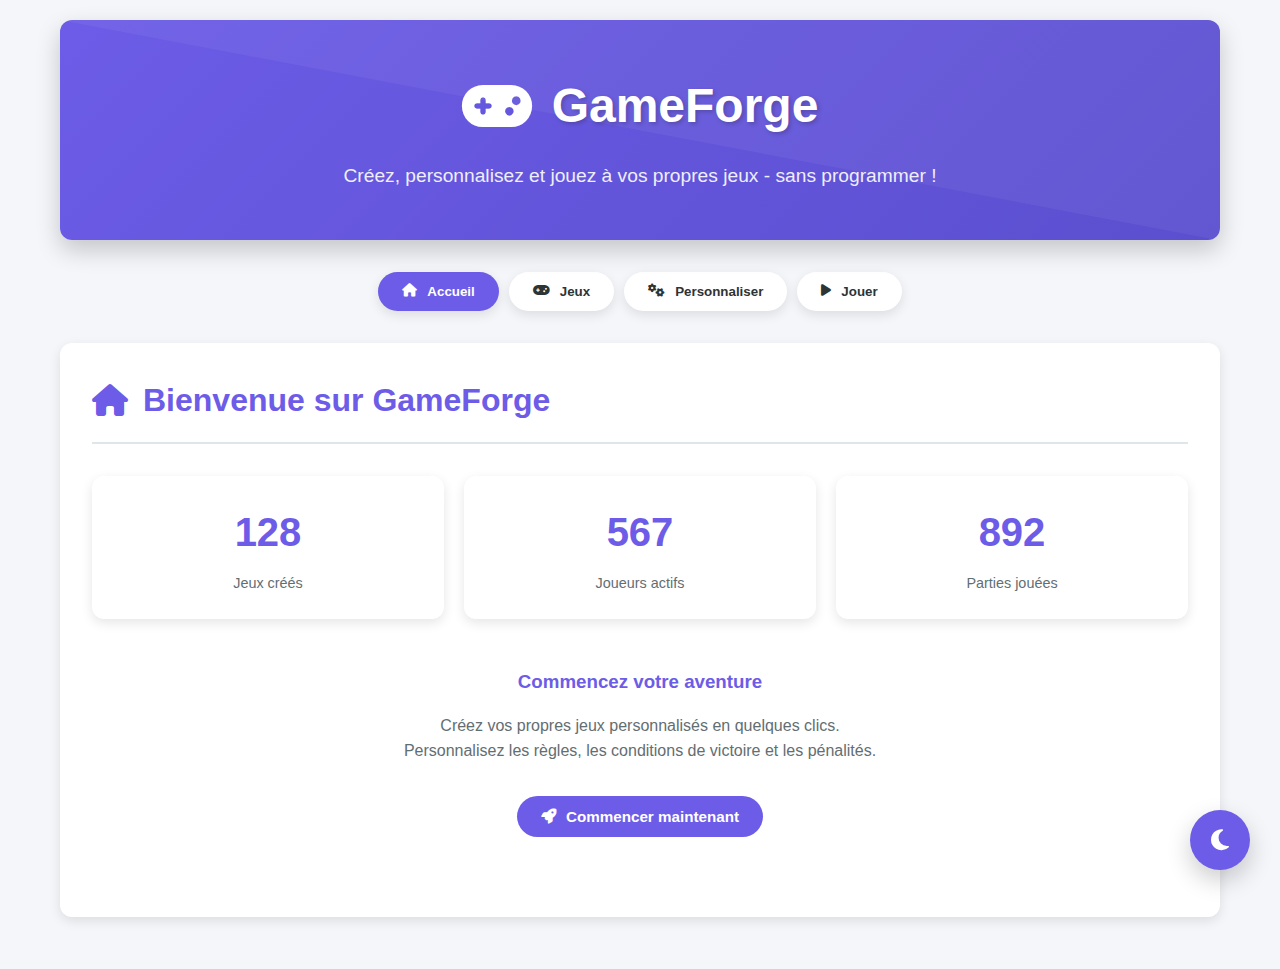
<file: index3.html>
<!DOCTYPE html>
<html lang="fr">
<head>
    <meta charset="UTF-8">
    <meta name="viewport" content="width=device-width, initial-scale=1.0">
    <title>GameForge - Créateur de Jeux Personnalisés</title>
    <link rel="stylesheet" href="https://cdnjs.cloudflare.com/ajax/libs/font-awesome/6.4.0/css/all.min.css">
    <style>
        /* Variables CSS */
        :root {
            --primary: #6c5ce7;
            --primary-dark: #5b4fcf;
            --secondary: #00cec9;
            --accent: #fd79a8;
            --success: #00b894;
            --warning: #fdcb6e;
            --danger: #e17055;
            --dark: #2d3436;
            --light: #ffffff;
            --gray-light: #f5f6fa;
            --gray: #dfe6e9;
            --gray-dark: #636e72;
            
            --shadow: 0 4px 12px rgba(0, 0, 0, 0.1);
            --shadow-lg: 0 10px 25px rgba(0, 0, 0, 0.2);
            --radius: 12px;
            --transition: all 0.3s ease;
        }

        [data-theme="dark"] {
            --light: #2d3436;
            --dark: #f5f6fa;
            --gray-light: #34495e;
            --gray: #2c3e50;
            --gray-dark: #bdc3c7;
        }

        /* Reset et base */
        * {
            margin: 0;
            padding: 0;
            box-sizing: border-box;
        }

        body {
            font-family: 'Segoe UI', Tahoma, Geneva, Verdana, sans-serif;
            background: var(--gray-light);
            color: var(--dark);
            line-height: 1.6;
            min-height: 100vh;
            transition: var(--transition);
        }

        /* Conteneur principal */
        .container {
            max-width: 1200px;
            margin: 0 auto;
            padding: 20px;
        }

        /* Header */
        header {
            text-align: center;
            padding: 3rem 1rem;
            background: linear-gradient(135deg, var(--primary), var(--primary-dark));
            color: white;
            border-radius: var(--radius);
            margin-bottom: 2rem;
            box-shadow: var(--shadow-lg);
            position: relative;
            overflow: hidden;
        }

        header::before {
            content: '';
            position: absolute;
            top: 0;
            left: 0;
            right: 0;
            bottom: 0;
            background: url('data:image/svg+xml,<svg xmlns="http://www.w3.org/2000/svg" viewBox="0 0 100 100" preserveAspectRatio="none"><path fill="white" opacity="0.05" d="M0,0 L100,0 L100,100 Z"/></svg>');
        }

        .logo {
            display: flex;
            align-items: center;
            justify-content: center;
            gap: 20px;
            margin-bottom: 1rem;
            position: relative;
        }

        .logo i {
            font-size: 3.5rem;
            animation: float 3s ease-in-out infinite;
        }

        .logo h1 {
            font-size: 3rem;
            font-weight: 800;
            text-shadow: 2px 2px 4px rgba(0, 0, 0, 0.2);
        }

        .tagline {
            font-size: 1.2rem;
            opacity: 0.9;
            max-width: 600px;
            margin: 0 auto;
            position: relative;
        }

        /* Navigation */
        .nav-tabs {
            display: flex;
            justify-content: center;
            gap: 10px;
            margin-bottom: 2rem;
            flex-wrap: wrap;
        }

        .tab-btn {
            padding: 12px 24px;
            background: var(--light);
            border: none;
            border-radius: 50px;
            color: var(--dark);
            font-weight: 600;
            cursor: pointer;
            transition: var(--transition);
            display: flex;
            align-items: center;
            gap: 10px;
            box-shadow: var(--shadow);
        }

        .tab-btn:hover {
            transform: translateY(-2px);
            box-shadow: var(--shadow-lg);
        }

        .tab-btn.active {
            background: var(--primary);
            color: white;
        }

        /* Sections */
        .page {
            display: none;
            background: var(--light);
            border-radius: var(--radius);
            padding: 2rem;
            margin-bottom: 2rem;
            box-shadow: var(--shadow);
            animation: fadeIn 0.5s ease;
        }

        .page.active {
            display: block;
        }

        .page-header {
            display: flex;
            justify-content: space-between;
            align-items: center;
            margin-bottom: 2rem;
            padding-bottom: 1rem;
            border-bottom: 2px solid var(--gray);
        }

        .page-title {
            font-size: 2rem;
            font-weight: 700;
            color: var(--primary);
            display: flex;
            align-items: center;
            gap: 15px;
        }

        /* Grille des jeux */
        .games-grid {
            display: grid;
            grid-template-columns: repeat(auto-fill, minmax(280px, 1fr));
            gap: 25px;
            margin-top: 2rem;
        }

        .game-card {
            background: var(--light);
            border-radius: var(--radius);
            padding: 25px;
            cursor: pointer;
            transition: var(--transition);
            border: 2px solid transparent;
            box-shadow: var(--shadow);
            text-align: center;
        }

        .game-card:hover {
            transform: translateY(-10px);
            border-color: var(--primary);
            box-shadow: var(--shadow-lg);
        }

        .game-icon {
            font-size: 3rem;
            color: var(--primary);
            margin-bottom: 1rem;
        }

        .game-title {
            font-size: 1.5rem;
            font-weight: 700;
            margin-bottom: 0.5rem;
        }

        .game-desc {
            color: var(--gray-dark);
            margin-bottom: 1.5rem;
            font-size: 0.9rem;
        }

        /* Boutons */
        .btn {
            padding: 12px 24px;
            border: none;
            border-radius: 50px;
            font-weight: 600;
            cursor: pointer;
            transition: var(--transition);
            display: inline-flex;
            align-items: center;
            justify-content: center;
            gap: 10px;
            font-size: 0.95rem;
        }

        .btn-primary {
            background: var(--primary);
            color: white;
        }

        .btn-primary:hover {
            background: var(--primary-dark);
            transform: translateY(-2px);
        }

        .btn-secondary {
            background: var(--gray);
            color: var(--dark);
        }

        .btn-secondary:hover {
            background: var(--gray-dark);
            color: var(--light);
        }

        .btn-success {
            background: var(--success);
            color: white;
        }

        .btn-danger {
            background: var(--danger);
            color: white;
        }

        .btn-small {
            padding: 8px 16px;
            font-size: 0.85rem;
        }

        /* Formulaires */
        .form-group {
            margin-bottom: 20px;
        }

        .form-label {
            display: block;
            margin-bottom: 8px;
            font-weight: 600;
            color: var(--dark);
        }

        .form-control {
            width: 100%;
            padding: 12px 16px;
            border: 2px solid var(--gray);
            border-radius: var(--radius);
            font-size: 1rem;
            transition: var(--transition);
            background: var(--light);
            color: var(--dark);
        }

        .form-control:focus {
            outline: none;
            border-color: var(--primary);
            box-shadow: 0 0 0 3px rgba(108, 92, 231, 0.1);
        }

        /* Zone de jeu */
        .game-container {
            background: var(--gray-light);
            border-radius: var(--radius);
            padding: 25px;
            margin: 2rem 0;
            min-height: 400px;
            display: flex;
            align-items: center;
            justify-content: center;
        }

        .jeu-type {
            display: none;
        }

        .jeu-type.active {
            display: block;
            width: 100%;
        }

        /* Tic Tac Toe */
        #xo-board {
            display: grid;
            grid-template-columns: repeat(3, 100px);
            grid-template-rows: repeat(3, 100px);
            gap: 5px;
            margin: 20px auto;
        }

        .cell {
            background: white;
            border: 2px solid var(--primary);
            border-radius: 8px;
            display: flex;
            align-items: center;
            justify-content: center;
            font-size: 3rem;
            font-weight: bold;
            cursor: pointer;
            transition: var(--transition);
        }

        .cell:hover {
            background: var(--gray-light);
        }

        .cell.x {
            color: var(--danger);
        }

        .cell.o {
            color: var(--primary);
        }

        /* Pierre-Papier-Ciseaux */
        .choices {
            display: flex;
            justify-content: center;
            gap: 20px;
            margin: 2rem 0;
        }

        .choice {
            width: 100px;
            height: 100px;
            border: 3px solid var(--primary);
            border-radius: 50%;
            display: flex;
            align-items: center;
            justify-content: center;
            font-size: 3rem;
            cursor: pointer;
            transition: var(--transition);
            background: white;
        }

        .choice:hover {
            transform: scale(1.1);
            background: var(--gray-light);
        }

        /* Mots Mêlés */
        #mots-grid {
            display: grid;
            gap: 2px;
            background: var(--gray);
            padding: 5px;
            border-radius: 8px;
            margin: 20px 0;
        }

        .word-cell {
            width: 30px;
            height: 30px;
            display: flex;
            align-items: center;
            justify-content: center;
            background: white;
            font-weight: bold;
            cursor: pointer;
            border-radius: 4px;
        }

        .word-cell.selected {
            background: var(--primary);
            color: white;
        }

        /* Jeu du Serpent */
        #snake-canvas {
            border: 3px solid var(--primary);
            border-radius: 8px;
            background: #222;
            display: block;
            margin: 20px auto;
        }

        /* Action ou Vérité */
        .truth-dare-card {
            background: white;
            border-radius: var(--radius);
            padding: 2rem;
            margin: 2rem 0;
            min-height: 200px;
            display: flex;
            align-items: center;
            justify-content: center;
            text-align: center;
            box-shadow: var(--shadow);
        }

        /* Calcul Mental */
        .math-problem {
            font-size: 3rem;
            font-weight: 700;
            margin: 2rem 0;
            color: var(--primary);
            text-align: center;
        }

        /* Ping Pong */
        #pong-canvas {
            border: 3px solid var(--primary);
            border-radius: 8px;
            background: #222;
            display: block;
            margin: 20px auto;
        }

        /* Thème toggle */
        .theme-toggle {
            position: fixed;
            bottom: 30px;
            right: 30px;
            z-index: 1000;
        }

        .theme-btn {
            width: 60px;
            height: 60px;
            border-radius: 50%;
            border: none;
            background: var(--primary);
            color: white;
            cursor: pointer;
            font-size: 1.5rem;
            box-shadow: var(--shadow-lg);
            transition: var(--transition);
            display: flex;
            align-items: center;
            justify-content: center;
        }

        .theme-btn:hover {
            transform: rotate(30deg) scale(1.1);
        }

        /* Animations */
        @keyframes float {
            0%, 100% { transform: translateY(0); }
            50% { transform: translateY(-10px); }
        }

        @keyframes fadeIn {
            from { opacity: 0; transform: translateY(20px); }
            to { opacity: 1; transform: translateY(0); }
        }

        /* Responsive */
        @media (max-width: 768px) {
            .container {
                padding: 10px;
            }

            header {
                padding: 2rem 1rem;
            }

            .logo h1 {
                font-size: 2rem;
            }

            .logo i {
                font-size: 2.5rem;
            }

            .nav-tabs {
                flex-direction: column;
                align-items: center;
            }

            .tab-btn {
                width: 100%;
                justify-content: center;
            }

            .games-grid {
                grid-template-columns: 1fr;
            }

            .theme-toggle {
                bottom: 20px;
                right: 20px;
            }

            .theme-btn {
                width: 50px;
                height: 50px;
                font-size: 1.2rem;
            }

            #xo-board {
                grid-template-columns: repeat(3, 80px);
                grid-template-rows: repeat(3, 80px);
            }

            .choices {
                flex-wrap: wrap;
            }

            .choice {
                width: 80px;
                height: 80px;
                font-size: 2rem;
            }
        }

        /* Statistiques */
        .stats-grid {
            display: grid;
            grid-template-columns: repeat(auto-fit, minmax(200px, 1fr));
            gap: 20px;
            margin: 2rem 0;
        }

        .stat-card {
            background: var(--light);
            border-radius: var(--radius);
            padding: 1.5rem;
            text-align: center;
            box-shadow: var(--shadow);
        }

        .stat-number {
            font-size: 2.5rem;
            font-weight: 700;
            color: var(--primary);
            margin-bottom: 0.5rem;
        }

        .stat-label {
            color: var(--gray-dark);
            font-size: 0.9rem;
        }
    </style>
</head>
<body>
    <div class="container">
        <!-- Header -->
        <header>
            <div class="logo">
                <i class="fas fa-gamepad"></i>
                <h1>GameForge</h1>
            </div>
            <p class="tagline">Créez, personnalisez et jouez à vos propres jeux - sans programmer !</p>
        </header>

        <!-- Navigation -->
        <div class="nav-tabs">
            <button class="tab-btn active" data-page="accueil">
                <i class="fas fa-home"></i>
                <span>Accueil</span>
            </button>
            <button class="tab-btn" data-page="choix">
                <i class="fas fa-gamepad"></i>
                <span>Jeux</span>
            </button>
            <button class="tab-btn" data-page="personnalisation">
                <i class="fas fa-cogs"></i>
                <span>Personnaliser</span>
            </button>
            <button class="tab-btn" data-page="jeu">
                <i class="fas fa-play"></i>
                <span>Jouer</span>
            </button>
        </div>

        <!-- Page Accueil -->
        <div id="accueil" class="page active">
            <div class="page-header">
                <h2 class="page-title">
                    <i class="fas fa-home"></i>
                    Bienvenue sur GameForge
                </h2>
            </div>
            
            <div class="stats-grid">
                <div class="stat-card">
                    <div class="stat-number" id="games-count">0</div>
                    <div class="stat-label">Jeux créés</div>
                </div>
                <div class="stat-card">
                    <div class="stat-number" id="players-count">0</div>
                    <div class="stat-label">Joueurs actifs</div>
                </div>
                <div class="stat-card">
                    <div class="stat-number" id="games-played">0</div>
                    <div class="stat-label">Parties jouées</div>
                </div>
            </div>

            <div style="text-align: center; margin: 3rem 0;">
                <h3 style="color: var(--primary); margin-bottom: 1rem;">Commencez votre aventure</h3>
                <p style="color: var(--gray-dark); margin-bottom: 2rem;">
                    Créez vos propres jeux personnalisés en quelques clics.<br>
                    Personnalisez les règles, les conditions de victoire et les pénalités.
                </p>
                <button class="btn btn-primary" id="btn-start">
                    <i class="fas fa-rocket"></i>
                    Commencer maintenant
                </button>
            </div>
        </div>

        <!-- Page Choix du jeu -->
        <div id="choix" class="page">
            <div class="page-header">
                <h2 class="page-title">
                    <i class="fas fa-gamepad"></i>
                    Choisissez votre jeu
                </h2>
                <button class="btn btn-secondary" id="btn-retour-choix">
                    <i class="fas fa-arrow-left"></i>
                    Retour
                </button>
            </div>
            
            <div class="games-grid" id="games-container">
                <!-- Les cartes de jeu seront générées dynamiquement -->
            </div>
        </div>

        <!-- Page Personnalisation -->
        <div id="personnalisation" class="page">
            <div class="page-header">
                <h2 class="page-title" id="current-game-title">
                    <i class="fas fa-cogs"></i>
                    Personnalisation du jeu
                </h2>
                <button class="btn btn-secondary" id="btn-retour-perso">
                    <i class="fas fa-arrow-left"></i>
                    Retour
                </button>
            </div>

            <div class="form-group">
                <label class="form-label">Mode de jeu</label>
                <select id="game-mode" class="form-control">
                    <option value="computer">Contre l'ordinateur</option>
                    <option value="friends">À plusieurs</option>
                    <option value="solo">Solo</option>
                </select>
            </div>

            <div class="form-group">
                <label class="form-label"><i class="fas fa-book"></i> Règles du jeu</label>
                <textarea id="regles" class="form-control" rows="3" placeholder="Décrivez les règles de votre jeu..."></textarea>
            </div>

            <div class="form-group">
                <label class="form-label"><i class="fas fa-trophy"></i> Conditions de victoire</label>
                <textarea id="victoire" class="form-control" rows="2" placeholder="Comment gagner la partie?"></textarea>
            </div>

            <div class="form-group">
                <label class="form-label"><i class="fas fa-times-circle"></i> Conditions de défaite</label>
                <textarea id="defaite" class="form-control" rows="2" placeholder="Comment perdre la partie?"></textarea>
            </div>

            <div class="form-group">
                <label class="form-label"><i class="fas fa-history"></i> Nombre de manches</label>
                <input type="number" id="manches" class="form-control" min="1" max="20" value="3">
            </div>

            <div class="form-group">
                <label class="form-label"><i class="fas fa-exclamation-triangle"></i> Pénalité pour le perdant</label>
                <textarea id="punition" class="form-control" rows="2" placeholder="Quelle pénalité pour le perdant?"></textarea>
            </div>

            <!-- Champs spécifiques au jeu -->
            <div id="jeu-specific-fields"></div>

            <div style="text-align: center; margin-top: 2rem;">
                <button class="btn btn-primary" id="btn-generer">
                    <i class="fas fa-magic"></i>
                    Générer le jeu
                </button>
            </div>
        </div>

        <!-- Page Jeu -->
        <div id="jeu" class="page">
            <div class="page-header">
                <h2 class="page-title" id="titre-jeu">
                    <i class="fas fa-play"></i>
                    Votre jeu personnalisé
                </h2>
                <button class="btn btn-secondary" id="btn-retour-jeu">
                    <i class="fas fa-arrow-left"></i>
                    Retour
                </button>
            </div>

            <div class="game-info" style="margin-bottom: 1rem; text-align: center;">
                <p id="mode-info"></p>
            </div>

            <div class="game-container">
                <!-- Tic Tac Toe -->
                <div id="jeu-xo" class="jeu-type">
                    <div class="game-stats" style="text-align: center; margin-bottom: 1rem;">
                        <p>Joueur actuel: <span id="joueur-actuel">X</span></p>
                        <p>Manche: <span id="manche-actuelle">1</span>/<span id="manches-total">3</span></p>
                    </div>
                    <div id="xo-board"></div>
                </div>

                <!-- Pierre-Papier-Ciseaux -->
                <div id="jeu-pfc" class="jeu-type">
                    <div class="game-stats" style="text-align: center; margin-bottom: 2rem;">
                        <p>Score: <span id="score-joueur">0</span> - <span id="score-adversaire">0</span></p>
                        <p>Manche: <span id="manche-actuelle-pfc">1</span>/<span id="manches-total-pfc">3</span></p>
                    </div>
                    <div class="choices">
                        <div class="choice" data-choice="pierre">
                            <i class="fas fa-hand-rock"></i>
                        </div>
                        <div class="choice" data-choice="papier">
                            <i class="fas fa-hand-paper"></i>
                        </div>
                        <div class="choice" data-choice="ciseaux">
                            <i class="fas fa-hand-scissors"></i>
                        </div>
                    </div>
                    <div style="text-align: center; margin-top: 2rem;">
                        <p id="resultat-pfc"></p>
                    </div>
                </div>

                <!-- Mots Mêlés -->
                <div id="jeu-mots" class="jeu-type">
                    <div style="text-align: center; margin-bottom: 1rem;">
                        <p>Mots trouvés: <span id="mots-trouves">0</span>/<span id="mots-total">5</span></p>
                    </div>
                    <div id="mots-grid"></div>
                    <div style="text-align: center; margin-top: 1rem;">
                        <p id="resultat-mots"></p>
                    </div>
                </div>

                <!-- Jeu du Serpent -->
                <div id="jeu-snake" class="jeu-type">
                    <div style="text-align: center; margin-bottom: 1rem;">
                        <p>Score: <span id="snake-score">0</span> | Longueur: <span id="snake-length">1</span></p>
                    </div>
                    <canvas id="snake-canvas" width="400" height="400"></canvas>
                    <div style="text-align: center; margin-top: 1rem;">
                        <p id="resultat-snake"></p>
                        <div style="display: flex; justify-content: center; gap: 10px; margin-top: 1rem;">
                            <button class="btn btn-small" id="up">↑</button>
                            <div>
                                <button class="btn btn-small" id="left">←</button>
                                <button class="btn btn-small" id="right">→</button>
                            </div>
                            <button class="btn btn-small" id="down">↓</button>
                        </div>
                    </div>
                </div>

                <!-- Action ou Vérité -->
                <div id="jeu-action" class="jeu-type">
                    <div style="text-align: center; margin-bottom: 1rem;">
                        <p>Tour: <span id="tour-action">1</span>/<span id="tours-total">10</span></p>
                        <p>Joueur actuel: <span id="current-player">Joueur 1</span></p>
                    </div>
                    <div class="truth-dare-card">
                        <div id="card-content">
                            <p>Choisissez Action ou Vérité!</p>
                        </div>
                    </div>
                    <div style="text-align: center; margin-top: 2rem;">
                        <button class="btn btn-primary" id="btn-action">Action</button>
                        <button class="btn btn-secondary" id="btn-verite">Vérité</button>
                        <button class="btn btn-success" id="btn-next-player">Suivant</button>
                    </div>
                    <div style="text-align: center; margin-top: 1rem;">
                        <p id="resultat-action"></p>
                    </div>
                </div>

                <!-- Calcul Mental -->
                <div id="jeu-calcul" class="jeu-type">
                    <div style="text-align: center; margin-bottom: 1rem;">
                        <p>Score: <span id="calcul-score">0</span> | Question: <span id="calcul-count">1</span>/<span id="calcul-total">10</span></p>
                        <div style="width: 100%; background: var(--gray); border-radius: 10px; margin: 1rem 0;">
                            <div id="timer-progress" style="height: 10px; background: var(--primary); border-radius: 10px; width: 100%; transition: width 1s linear;"></div>
                        </div>
                        <p>Temps restant: <span id="calcul-timer">10</span>s</p>
                    </div>
                    <div class="math-problem" id="calcul-question"></div>
                    <div style="text-align: center; margin-top: 2rem;">
                        <input type="number" id="calcul-reponse" class="form-control" style="width: 200px; margin: 0 auto 1rem;" placeholder="Votre réponse">
                        <button class="btn btn-primary" id="btn-valider-calcul">Valider</button>
                    </div>
                    <div style="text-align: center; margin-top: 1rem;">
                        <p id="resultat-calcul"></p>
                    </div>
                </div>

                <!-- Ping Pong -->
                <div id="jeu-pong" class="jeu-type">
                    <div style="text-align: center; margin-bottom: 1rem;">
                        <p>Score: <span id="pong-score-joueur">0</span> - <span id="pong-score-adversaire">0</span></p>
                        <p>Manche: <span id="pong-manche">1</span>/<span id="pong-manches">3</span></p>
                    </div>
                    <canvas id="pong-canvas" width="600" height="400"></canvas>
                    <div style="text-align: center; margin-top: 1rem;">
                        <p id="resultat-pong"></p>
                        <p style="color: var(--gray-dark);">Utilisez les flèches ↑↓ pour déplacer votre raquette</p>
                    </div>
                </div>
            </div>

            <div style="text-align: center; margin-top: 2rem;">
                <button class="btn btn-primary" id="btn-rejouer">
                    <i class="fas fa-redo"></i>
                    Rejouer
                </button>
            </div>
        </div>
    </div>

    <!-- Bouton thème -->
    <div class="theme-toggle">
        <button class="theme-btn" id="theme-toggle-btn">
            <i class="fas fa-moon"></i>
        </button>
    </div>

    <script>
        // ==================== CONFIGURATION GLOBALE ====================
        const gameForge = {
            // Variables d'état
            currentGameType: '',
            currentGameMode: 'computer',
            gameActive: true,
            
            // Données des jeux
            games: [
                {
                    id: 'xo',
                    name: 'Tic Tac Toe',
                    icon: 'fas fa-times',
                    description: 'Le classique jeu du morpion',
                    color: '#6c5ce7'
                },
                {
                    id: 'pfc',
                    name: 'Pierre-Papier-Ciseaux',
                    icon: 'fas fa-hand-rock',
                    description: 'Le jeu traditionnel de mains',
                    color: '#00cec9'
                },
                {
                    id: 'mots',
                    name: 'Mots Mêlés',
                    icon: 'fas fa-font',
                    description: 'Trouvez des mots cachés',
                    color: '#fd79a8'
                },
                {
                    id: 'snake',
                    name: 'Jeu du Serpent',
                    icon: 'fas fa-snake',
                    description: 'Guidez le serpent pour manger',
                    color: '#00b894'
                },
                {
                    id: 'action',
                    name: 'Action ou Vérité',
                    icon: 'fas fa-question-circle',
                    description: 'Le jeu classique de vérité ou action',
                    color: '#e17055'
                },
                {
                    id: 'calcul',
                    name: 'Calcul Mental',
                    icon: 'fas fa-calculator',
                    description: 'Testez vos compétences en calcul',
                    color: '#a29bfe'
                },
                {
                    id: 'pong',
                    name: 'Ping Pong',
                    icon: 'fas fa-table-tennis',
                    description: 'Le classique jeu de raquettes',
                    color: '#fdcb6e'
                }
            ],
            
            // Règles par défaut
            defaultRules: {
                xo: {
                    regles: "Placez tour à tour vos symboles (X et O) sur la grille 3x3. Le premier à aligner 3 symboles gagne.",
                    victoire: "Alignez 3 symboles identiques horizontalement, verticalement ou en diagonale",
                    defaite: "Votre adversaire aligne 3 symboles avant vous ou la grille est remplie sans gagnant",
                    manches: 3,
                    punition: "Faire 5 pompes"
                },
                pfc: {
                    regles: "Choisissez entre pierre, papier ou ciseaux. La pierre bat les ciseaux, les ciseaux battent le papier, le papier bat la pierre.",
                    victoire: "Gagner le plus de manches sur le nombre total défini",
                    defaite: "Perdre plus de manches que votre adversaire",
                    manches: 3,
                    punition: "Chanter une chanson"
                },
                mots: {
                    regles: "Trouvez tous les mots cachés dans la grille. Les mots peuvent être placés horizontalement ou verticalement.",
                    victoire: "Trouver tous les mots dans la grille",
                    defaite: "Ne pas trouver tous les mots dans le temps imparti",
                    manches: 1,
                    punition: "Écrire 10 fois chaque mot non trouvé",
                    motsList: "CHAT,CHIEN,MAISON,VOITURE,ARBRE",
                    gridSize: 10
                },
                snake: {
                    regles: "Contrôlez le serpent avec les flèches directionnelles. Mangez la nourriture pour grandir. Évitez de vous mordre la queue.",
                    victoire: "Atteindre un score de 50 points",
                    defaite: "Le serpent se mord la queue ou touche un mur",
                    manches: 1,
                    punition: "Faire 20 sauts",
                    vitesse: 5
                },
                action: {
                    regles: "Choisissez entre Action ou Vérité à chaque tour. Les Actions sont des défis, les Vérités sont des questions.",
                    victoire: "Terminer tous les tours sans abandonner",
                    defaite: "Abandonner un défi ou refuser de répondre",
                    manches: 10,
                    punition: "Faire le prochain défi de l'adversaire",
                    actions: "Fais 10 pompes,Chante une chanson,Danse 30 secondes",
                    verites: "Quel est ton plus grand secret?,Quelle est ta plus grande peur?"
                },
                calcul: {
                    regles: "Résolvez les opérations mathématiques le plus rapidement possible.",
                    victoire: "Obtenir un score de 8/10 ou plus",
                    defaite: "Obtenir un score inférieur à 8/10",
                    manches: 10,
                    punition: "Résoudre 10 opérations supplémentaires",
                    niveau: "facile"
                },
                pong: {
                    regles: "Utilisez les flèches haut/bas pour déplacer votre raquette. Renvoyez la balle et marquez des points.",
                    victoire: "Gagner 3 manches avant l'ordinateur",
                    defaite: "Perdre 3 manches contre l'ordinateur",
                    manches: 3,
                    punition: "Faire 10 flexions",
                    vitesse: 5
                }
            },
            
            // État des jeux
            gameState: {
                xo: {
                    board: [],
                    currentPlayer: 'X',
                    scores: { player: 0, computer: 0 },
                    round: 1
                },
                pfc: {
                    scores: { player: 0, computer: 0 },
                    round: 1
                },
                mots: {
                    grid: [],
                    words: [],
                    foundWords: [],
                    selectedCells: []
                },
                snake: {
                    snake: [{x: 10, y: 10}],
                    direction: 'right',
                    food: {x: 15, y: 15},
                    score: 0,
                    gameLoop: null
                },
                action: {
                    actions: [],
                    verites: [],
                    currentTour: 1,
                    currentPlayerIndex: 0,
                    players: ["Joueur 1", "Joueur 2"]
                },
                calcul: {
                    currentQuestion: {},
                    score: 0,
                    count: 0,
                    timer: null,
                    timeLeft: 10
                },
                pong: {
                    ball: { x: 300, y: 200, dx: 5, dy: 5 },
                    playerPaddle: { y: 175 },
                    computerPaddle: { y: 175 },
                    scores: { player: 0, computer: 0 },
                    round: 1,
                    gameLoop: null
                }
            },
            
            // Initialisation
            init() {
                this.loadTheme();
                this.renderGames();
                this.setupEventListeners();
                this.updateStats();
                this.showNotification('GameForge prêt!', 'success');
            },
            
            // Rendu des jeux
            renderGames() {
                const container = document.getElementById('games-container');
                container.innerHTML = '';
                
                this.games.forEach(game => {
                    const card = document.createElement('div');
                    card.className = 'game-card';
                    card.dataset.gameId = game.id;
                    
                    card.innerHTML = `
                        <i class="${game.icon} game-icon"></i>
                        <h3 class="game-title">${game.name}</h3>
                        <p class="game-desc">${game.description}</p>
                        <div class="game-actions">
                            <button class="btn btn-primary btn-small play-classic">
                                <i class="fas fa-play"></i> Classique
                            </button>
                            <button class="btn btn-secondary btn-small play-custom">
                                <i class="fas fa-cog"></i> Personnaliser
                            </button>
                        </div>
                    `;
                    
                    // Ajouter les écouteurs d'événements
                    card.querySelector('.play-classic').addEventListener('click', (e) => {
                        e.stopPropagation();
                        this.playGame(game.id, 'classic');
                    });
                    
                    card.querySelector('.play-custom').addEventListener('click', (e) => {
                        e.stopPropagation();
                        this.playGame(game.id, 'custom');
                    });
                    
                    container.appendChild(card);
                });
            },
            
            // Navigation
            showPage(pageId) {
                document.querySelectorAll('.page').forEach(page => {
                    page.classList.remove('active');
                });
                document.querySelectorAll('.tab-btn').forEach(btn => {
                    btn.classList.remove('active');
                });
                
                document.getElementById(pageId).classList.add('active');
                document.querySelector(`[data-page="${pageId}"]`).classList.add('active');
            },
            
            // Jouer un jeu
            playGame(gameId, mode) {
                this.currentGameType = gameId;
                this.currentGameMode = document.getElementById('game-mode').value;
                
                if (mode === 'classic') {
                    this.loadDefaultGame(gameId);
                    this.showPage('jeu');
                    this.initializeGame(gameId);
                } else {
                    this.showPage('personnalisation');
                    this.prefillCustomizationFields(gameId);
                }
            },
            
            // Charger un jeu par défaut
            loadDefaultGame(gameId) {
                const rules = this.defaultRules[gameId];
                if (!rules) return;
                
                // Remplir les champs avec les règles par défaut
                document.getElementById('regles').value = rules.regles;
                document.getElementById('victoire').value = rules.victoire;
                document.getElementById('defaite').value = rules.defaite;
                document.getElementById('manches').value = rules.manches;
                document.getElementById('punition').value = rules.punition;
                
                // Mettre à jour le titre
                const game = this.games.find(g => g.id === gameId);
                document.getElementById('current-game-title').innerHTML = 
                    `<i class="fas fa-cogs"></i> Personnalisation du jeu : ${game.name}`;
                
                // Ajouter les champs spécifiques
                this.addSpecificFields(gameId, rules);
            },
            
            // Pré-remplir les champs de personnalisation
            prefillCustomizationFields(gameId) {
                const rules = this.defaultRules[gameId];
                if (!rules) return;
                
                document.getElementById('regles').value = rules.regles || '';
                document.getElementById('victoire').value = rules.victoire || '';
                document.getElementById('defaite').value = rules.defaite || '';
                document.getElementById('manches').value = rules.manches || 1;
                document.getElementById('punition').value = rules.punition || '';
                
                // Mettre à jour le titre
                const game = this.games.find(g => g.id === gameId);
                document.getElementById('current-game-title').innerHTML = 
                    `<i class="fas fa-cogs"></i> Personnalisation du jeu : ${game.name}`;
                
                // Ajouter les champs spécifiques
                this.addSpecificFields(gameId, rules);
            },
            
            // Ajouter des champs spécifiques au jeu
            addSpecificFields(gameId, rules) {
                const container = document.getElementById('jeu-specific-fields');
                container.innerHTML = '';
                
                switch(gameId) {
                    case 'mots':
                        container.innerHTML = `
                            <div class="form-group">
                                <label class="form-label">Mots à trouver (séparés par des virgules)</label>
                                <input type="text" id="mots-list" class="form-control" value="${rules.motsList || ''}">
                            </div>
                            <div class="form-group">
                                <label class="form-label">Taille de la grille</label>
                                <select id="grid-size-mots" class="form-control">
                                    <option value="8">8x8</option>
                                    <option value="10" selected>10x10</option>
                                    <option value="12">12x12</option>
                                </select>
                            </div>
                        `;
                        break;
                        
                    case 'snake':
                        container.innerHTML = `
                            <div class="form-group">
                                <label class="form-label">Vitesse du serpent</label>
                                <select id="snake-speed" class="form-control">
                                    <option value="3">Lent</option>
                                    <option value="5" selected>Normal</option>
                                    <option value="8">Rapide</option>
                                </select>
                            </div>
                        `;
                        break;
                        
                    case 'action':
                        container.innerHTML = `
                            <div class="form-group">
                                <label class="form-label">Actions (séparées par des virgules)</label>
                                <textarea id="actions-list" class="form-control" rows="3">${rules.actions || ''}</textarea>
                            </div>
                            <div class="form-group">
                                <label class="form-label">Vérités (séparées par des virgules)</label>
                                <textarea id="verites-list" class="form-control" rows="3">${rules.verites || ''}</textarea>
                            </div>
                        `;
                        break;
                        
                    case 'calcul':
                        container.innerHTML = `
                            <div class="form-group">
                                <label class="form-label">Niveau de difficulté</label>
                                <select id="calcul-level" class="form-control">
                                    <option value="facile" selected>Facile (additions)</option>
                                    <option value="moyen">Moyen (soustractions)</option>
                                    <option value="difficile">Difficile (multiplications)</option>
                                </select>
                            </div>
                        `;
                        break;
                }
            },
            
            // Générer le jeu avec les règles personnalisées
            generateGame() {
                const gameId = this.currentGameType;
                if (!gameId) {
                    this.showNotification('Sélectionnez un jeu d\'abord', 'error');
                    return;
                }
                
                // Récupérer les règles
                const rules = {
                    regles: document.getElementById('regles').value,
                    victoire: document.getElementById('victoire').value,
                    defaite: document.getElementById('defaite').value,
                    manches: parseInt(document.getElementById('manches').value) || 1,
                    punition: document.getElementById('punition').value
                };
                
                // Valider les règles
                if (!rules.regles || !rules.victoire || !rules.defaite) {
                    this.showNotification('Veuillez remplir au moins les règles, victoire et défaite', 'error');
                    return;
                }
                
                // Sauvegarder les règles spécifiques
                switch(gameId) {
                    case 'mots':
                        rules.motsList = document.getElementById('mots-list')?.value || '';
                        rules.gridSize = parseInt(document.getElementById('grid-size-mots')?.value) || 10;
                        break;
                    case 'action':
                        rules.actions = document.getElementById('actions-list')?.value || '';
                        rules.verites = document.getElementById('verites-list')?.value || '';
                        break;
                    case 'calcul':
                        rules.niveau = document.getElementById('calcul-level')?.value || 'facile';
                        break;
                }
                
                // Mettre à jour l'interface
                const game = this.games.find(g => g.id === gameId);
                document.getElementById('titre-jeu').textContent = game.name + ' Personnalisé';
                document.getElementById('mode-info').textContent = 
                    `Mode: ${this.currentGameMode === 'computer' ? 'Contre l\'ordinateur' : 'À plusieurs'}`;
                
                // Afficher la page du jeu
                this.showPage('jeu');
                
                // Masquer tous les jeux et afficher seulement celui sélectionné
                document.querySelectorAll('.jeu-type').forEach(jeu => {
                    jeu.style.display = 'none';
                });
                document.getElementById(`jeu-${gameId}`).style.display = 'block';
                
                // Initialiser le jeu
                this.initializeGame(gameId, rules);
                
                this.showNotification('Jeu généré avec succès!', 'success');
            },
            
            // Initialiser un jeu
            initializeGame(gameId, customRules = null) {
                const rules = customRules || this.defaultRules[gameId];
                
                // Réinitialiser l'état du jeu
                this.gameActive = true;
                
                switch(gameId) {
                    case 'xo':
                        this.initializeXO();
                        break;
                    case 'pfc':
                        this.initializePFC();
                        break;
                    case 'mots':
                        this.initializeMots(rules);
                        break;
                    case 'snake':
                        this.initializeSnake(rules);
                        break;
                    case 'action':
                        this.initializeAction(rules);
                        break;
                    case 'calcul':
                        this.initializeCalcul(rules);
                        break;
                    case 'pong':
                        this.initializePong(rules);
                        break;
                }
            },
            
            // ==================== JEU TIC TAC TOE ====================
            initializeXO() {
                const board = document.getElementById('xo-board');
                board.innerHTML = '';
                board.style.gridTemplateColumns = 'repeat(3, 100px)';
                
                this.gameState.xo.board = Array(9).fill('');
                this.gameState.xo.currentPlayer = 'X';
                
                for (let i = 0; i < 9; i++) {
                    const cell = document.createElement('div');
                    cell.className = 'cell';
                    cell.dataset.index = i;
                    cell.addEventListener('click', (e) => this.handleXOClick(e, i));
                    board.appendChild(cell);
                }
                
                document.getElementById('joueur-actuel').textContent = 'X';
                document.getElementById('manche-actuelle').textContent = this.gameState.xo.round;
            },
            
            handleXOClick(e, index) {
                if (!this.gameActive || this.currentGameType !== 'xo') return;
                if (this.gameState.xo.board[index] !== '') return;
                
                // Joueur humain
                this.gameState.xo.board[index] = this.gameState.xo.currentPlayer;
                e.target.textContent = this.gameState.xo.currentPlayer;
                e.target.classList.add(this.gameState.xo.currentPlayer.toLowerCase());
                
                if (this.checkXOWin()) {
                    this.endXOGame(`🎉 ${this.gameState.xo.currentPlayer} gagne!`);
                    return;
                }
                
                if (this.checkXODraw()) {
                    this.endXOGame('🤝 Match nul!');
                    return;
                }
                
                // Changer de joueur
                this.gameState.xo.currentPlayer = this.gameState.xo.currentPlayer === 'X' ? 'O' : 'X';
                document.getElementById('joueur-actuel').textContent = this.gameState.xo.currentPlayer;
                
                // Tour de l'ordinateur si en mode contre ordinateur
                if (this.currentGameMode === 'computer' && this.gameState.xo.currentPlayer === 'O') {
                    setTimeout(() => this.computerMoveXO(), 500);
                }
            },
            
            computerMoveXO() {
                if (!this.gameActive) return;
                
                const emptyCells = this.gameState.xo.board
                    .map((cell, index) => cell === '' ? index : -1)
                    .filter(index => index !== -1);
                
                if (emptyCells.length > 0) {
                    const randomIndex = emptyCells[Math.floor(Math.random() * emptyCells.length)];
                    const cell = document.querySelector(`#xo-board .cell[data-index="${randomIndex}"]`);
                    cell.click();
                }
            },
            
            checkXOWin() {
                const winPatterns = [
                    [0,1,2], [3,4,5], [6,7,8], // Lignes
                    [0,3,6], [1,4,7], [2,5,8], // Colonnes
                    [0,4,8], [2,4,6] // Diagonales
                ];
                
                return winPatterns.some(pattern => {
                    const [a,b,c] = pattern;
                    return this.gameState.xo.board[a] && 
                           this.gameState.xo.board[a] === this.gameState.xo.board[b] && 
                           this.gameState.xo.board[a] === this.gameState.xo.board[c];
                });
            },
            
            checkXODraw() {
                return this.gameState.xo.board.every(cell => cell !== '');
            },
            
            endXOGame(message) {
                this.gameActive = false;
                setTimeout(() => {
                    this.initializeXO();
                }, 2000);
            },
            
            // ==================== PIERRE-PAPIER-CISEAUX ====================
            initializePFC() {
                this.gameState.pfc.scores = { player: 0, computer: 0 };
                this.gameState.pfc.round = 1;
                
                document.getElementById('score-joueur').textContent = '0';
                document.getElementById('score-adversaire').textContent = '0';
                document.getElementById('manche-actuelle-pfc').textContent = '1';
                document.getElementById('resultat-pfc').textContent = 'Choisissez votre coup!';
                
                document.querySelectorAll('.choice').forEach(choice => {
                    choice.addEventListener('click', (e) => this.handlePFCClick(e));
                });
            },
            
            handlePFCClick(e) {
                if (!this.gameActive || this.currentGameType !== 'pfc') return;
                
                const playerChoice = e.currentTarget.dataset.choice;
                const choices = ['pierre', 'papier', 'ciseaux'];
                const computerChoice = choices[Math.floor(Math.random() * 3)];
                
                let result = '';
                
                if (playerChoice === computerChoice) {
                    result = 'Égalité!';
                } else if (
                    (playerChoice === 'pierre' && computerChoice === 'ciseaux') ||
                    (playerChoice === 'papier' && computerChoice === 'pierre') ||
                    (playerChoice === 'ciseaux' && computerChoice === 'papier')
                ) {
                    result = 'Vous gagnez cette manche!';
                    this.gameState.pfc.scores.player++;
                } else {
                    result = 'L\'ordinateur gagne cette manche!';
                    this.gameState.pfc.scores.computer++;
                }
                
                document.getElementById('score-joueur').textContent = this.gameState.pfc.scores.player;
                document.getElementById('score-adversaire').textContent = this.gameState.pfc.scores.computer;
                document.getElementById('resultat-pfc').textContent = 
                    `Vous: ${playerChoice} | Ordinateur: ${computerChoice} - ${result}`;
                
                this.gameState.pfc.round++;
                document.getElementById('manche-actuelle-pfc').textContent = this.gameState.pfc.round;
                
                // Vérifier la fin du jeu
                const totalRounds = parseInt(document.getElementById('manches').value) || 3;
                if (this.gameState.pfc.round > totalRounds) {
                    let finalResult = '';
                    if (this.gameState.pfc.scores.player > this.gameState.pfc.scores.computer) {
                        finalResult = '🎉 Vous avez gagné le match!';
                    } else if (this.gameState.pfc.scores.computer > this.gameState.pfc.scores.player) {
                        finalResult = '💥 L\'ordinateur a gagné!';
                    } else {
                        finalResult = '🤝 Match nul!';
                    }
                    
                    document.getElementById('resultat-pfc').textContent = finalResult;
                    this.gameActive = false;
                }
            },
            
            // ==================== MOTS MÊLÉS ====================
            initializeMots(rules) {
                const container = document.getElementById('mots-grid');
                container.innerHTML = '';
                
                const words = rules.motsList.split(',').map(w => w.trim().toUpperCase()).filter(w => w);
                const gridSize = rules.gridSize || 10;
                
                this.gameState.mots.words = words;
                this.gameState.mots.foundWords = [];
                this.gameState.mots.grid = [];
                
                // Créer la grille
                container.style.gridTemplateColumns = `repeat(${gridSize}, 30px)`;
                
                // Remplir avec des lettres aléatoires
                for (let i = 0; i < gridSize * gridSize; i++) {
                    const cell = document.createElement('div');
                    cell.className = 'word-cell';
                    cell.textContent = String.fromCharCode(65 + Math.floor(Math.random() * 26));
                    
                    // Simuler quelques mots placés
                    if (i < words[0]?.length && words[0]) {
                        cell.textContent = words[0][i];
                    }
                    
                    cell.addEventListener('click', () => {
                        cell.classList.toggle('selected');
                        
                        // Vérifier si un mot est trouvé
                        setTimeout(() => {
                            if (Math.random() > 0.7) {
                                this.gameState.mots.foundWords.push(words[0]);
                                document.getElementById('mots-trouves').textContent = 
                                    this.gameState.mots.foundWords.length;
                                
                                if (this.gameState.mots.foundWords.length === words.length) {
                                    document.getElementById('resultat-mots').textContent = '🎉 Tous les mots trouvés!';
                                }
                            }
                        }, 300);
                    });
                    
                    container.appendChild(cell);
                }
                
                document.getElementById('mots-total').textContent = words.length;
                document.getElementById('mots-trouves').textContent = '0';
                document.getElementById('resultat-mots').textContent = '';
            },
            
            // ==================== JEU DU SERPENT ====================
            initializeSnake(rules) {
                const canvas = document.getElementById('snake-canvas');
                const ctx = canvas.getContext('2d');
                
                this.gameState.snake = {
                    snake: [{x: 10, y: 10}],
                    direction: 'right',
                    food: {x: 15, y: 15},
                    score: 0
                };
                
                document.getElementById('snake-score').textContent = '0';
                document.getElementById('snake-length').textContent = '1';
                document.getElementById('resultat-snake').textContent = '';
                
                // Contrôles
                ['up', 'down', 'left', 'right'].forEach(id => {
                    document.getElementById(id).addEventListener('click', () => {
                        this.gameState.snake.direction = id;
                    });
                });
                
                // Contrôles clavier
                document.addEventListener('keydown', (e) => {
                    switch(e.key) {
                        case 'ArrowUp': this.gameState.snake.direction = 'up'; break;
                        case 'ArrowDown': this.gameState.snake.direction = 'down'; break;
                        case 'ArrowLeft': this.gameState.snake.direction = 'left'; break;
                        case 'ArrowRight': this.gameState.snake.direction = 'right'; break;
                    }
                });
                
                // Boucle de jeu
                this.startSnakeGameLoop(ctx, canvas);
            },
            
            startSnakeGameLoop(ctx, canvas) {
                const speed = 150; // ms par frame
                
                const gameLoop = setInterval(() => {
                    if (!this.gameActive) {
                        clearInterval(gameLoop);
                        return;
                    }
                    
                    // Effacer le canvas
                    ctx.fillStyle = 'rgba(0, 0, 0, 0.2)';
                    ctx.fillRect(0, 0, canvas.width, canvas.height);
                    
                    // Dessiner le serpent
                    ctx.fillStyle = '#00b894';
                    this.gameState.snake.snake.forEach(segment => {
                        ctx.fillRect(segment.x * 20, segment.y * 20, 18, 18);
                    });
                    
                    // Dessiner la nourriture
                    ctx.fillStyle = '#ff6b6b';
                    ctx.fillRect(this.gameState.snake.food.x * 20, this.gameState.snake.food.y * 20, 18, 18);
                    
                }, speed);
            },
            
            // ==================== ACTION OU VÉRITÉ ====================
            initializeAction(rules) {
                this.gameState.action.actions = rules.actions.split(',').map(a => a.trim()).filter(a => a);
                this.gameState.action.verites = rules.verites.split(',').map(v => v.trim()).filter(v => v);
                this.gameState.action.currentTour = 1;
                this.gameState.action.currentPlayerIndex = 0;
                
                document.getElementById('tour-action').textContent = '1';
                document.getElementById('tours-total').textContent = rules.manches;
                document.getElementById('current-player').textContent = 'Joueur 1';
                document.getElementById('resultat-action').textContent = '';
                
                document.getElementById('btn-action').addEventListener('click', () => {
                    const randomAction = this.gameState.action.actions[
                        Math.floor(Math.random() * this.gameState.action.actions.length)
                    ] || 'Fais quelque chose de drôle!';
                    document.getElementById('card-content').innerHTML = 
                        `<h3>🎭 ACTION</h3><p>${randomAction}</p>`;
                });
                
                document.getElementById('btn-verite').addEventListener('click', () => {
                    const randomVerite = this.gameState.action.verites[
                        Math.floor(Math.random() * this.gameState.action.verites.length)
                    ] || 'Dis quelque chose de vrai!';
                    document.getElementById('card-content').innerHTML = 
                        `<h3>📖 VÉRITÉ</h3><p>${randomVerite}</p>`;
                });
                
                document.getElementById('btn-next-player').addEventListener('click', () => {
                    this.gameState.action.currentPlayerIndex = 
                        (this.gameState.action.currentPlayerIndex + 1) % this.gameState.action.players.length;
                    
                    document.getElementById('current-player').textContent = 
                        this.gameState.action.players[this.gameState.action.currentPlayerIndex];
                    
                    document.getElementById('card-content').innerHTML = '<p>Choisissez Action ou Vérité!</p>';
                    
                    // Si on revient au joueur 1, on incrémente le tour
                    if (this.gameState.action.currentPlayerIndex === 0) {
                        this.gameState.action.currentTour++;
                        document.getElementById('tour-action').textContent = this.gameState.action.currentTour;
                        
                        if (this.gameState.action.currentTour > rules.manches) {
                            document.getElementById('resultat-action').textContent = '🎉 Jeu terminé!';
                        }
                    }
                });
            },
            
            // ==================== CALCUL MENTAL ====================
            initializeCalcul(rules) {
                this.gameState.calcul.score = 0;
                this.gameState.calcul.count = 0;
                this.gameState.calcul.timeLeft = 10;
                
                document.getElementById('calcul-score').textContent = '0';
                document.getElementById('calcul-count').textContent = '1';
                document.getElementById('calcul-total').textContent = rules.manches;
                document.getElementById('resultat-calcul').textContent = '';
                
                this.generateCalculQuestion();
                this.startCalculTimer();
                
                document.getElementById('btn-valider-calcul').addEventListener('click', () => {
                    this.validateCalculAnswer();
                });
                
                document.getElementById('calcul-reponse').addEventListener('keypress', (e) => {
                    if (e.key === 'Enter') {
                        this.validateCalculAnswer();
                    }
                });
            },
            
            generateCalculQuestion() {
                const level = document.getElementById('calcul-level')?.value || 'facile';
                let a, b, operation, result;
                
                switch(level) {
                    case 'facile':
                        a = Math.floor(Math.random() * 10) + 1;
                        b = Math.floor(Math.random() * 10) + 1;
                        operation = '+';
                        result = a + b;
                        break;
                    case 'moyen':
                        a = Math.floor(Math.random() * 20) + 1;
                        b = Math.floor(Math.random() * 20) + 1;
                        operation = '-';
                        result = a - b;
                        break;
                    case 'difficile':
                        a = Math.floor(Math.random() * 10) + 1;
                        b = Math.floor(Math.random() * 10) + 1;
                        operation = '×';
                        result = a * b;
                        break;
                }
                
                this.gameState.calcul.currentQuestion = { a, b, operation, result };
                document.getElementById('calcul-question').textContent = `${a} ${operation} ${b} = ?`;
                document.getElementById('calcul-reponse').value = '';
                document.getElementById('calcul-reponse').focus();
            },
            
            startCalculTimer() {
                clearInterval(this.gameState.calcul.timer);
                this.gameState.calcul.timeLeft = 10;
                
                this.gameState.calcul.timer = setInterval(() => {
                    this.gameState.calcul.timeLeft--;
                    const progress = (this.gameState.calcul.timeLeft / 10) * 100;
                    document.getElementById('timer-progress').style.width = progress + '%';
                    document.getElementById('calcul-timer').textContent = this.gameState.calcul.timeLeft;
                    
                    if (this.gameState.calcul.timeLeft <= 0) {
                        clearInterval(this.gameState.calcul.timer);
                        this.gameState.calcul.count++;
                        document.getElementById('calcul-count').textContent = this.gameState.calcul.count + 1;
                        
                        if (this.gameState.calcul.count >= 10) {
                            this.endCalculGame();
                        } else {
                            this.generateCalculQuestion();
                            this.startCalculTimer();
                        }
                    }
                }, 1000);
            },
            
            validateCalculAnswer() {
                const userAnswer = parseInt(document.getElementById('calcul-reponse').value);
                const correctAnswer = this.gameState.calcul.currentQuestion.result;
                
                if (isNaN(userAnswer)) {
                    document.getElementById('resultat-calcul').textContent = 'Veuillez entrer un nombre!';
                    document.getElementById('resultat-calcul').style.color = '#ff6b6b';
                    return;
                }
                
                clearInterval(this.gameState.calcul.timer);
                
                if (userAnswer === correctAnswer) {
                    this.gameState.calcul.score++;
                    document.getElementById('calcul-score').textContent = this.gameState.calcul.score;
                    document.getElementById('resultat-calcul').textContent = '✅ Bonne réponse!';
                    document.getElementById('resultat-calcul').style.color = '#00b894';
                } else {
                    document.getElementById('resultat-calcul').textContent = 
                        `❌ Mauvaise réponse! La réponse était ${correctAnswer}`;
                    document.getElementById('resultat-calcul').style.color = '#ff6b6b';
                }
                
                this.gameState.calcul.count++;
                document.getElementById('calcul-count').textContent = this.gameState.calcul.count + 1;
                
                if (this.gameState.calcul.count >= 10) {
                    setTimeout(() => this.endCalculGame(), 1500);
                } else {
                    setTimeout(() => {
                        this.generateCalculQuestion();
                        this.startCalculTimer();
                    }, 1500);
                }
            },
            
            endCalculGame() {
                const totalQuestions = 10;
                let message = `Jeu terminé! Score: ${this.gameState.calcul.score}/${totalQuestions}`;
                
                if (this.gameState.calcul.score >= 8) {
                    message += ' 🎉 Excellent!';
                } else if (this.gameState.calcul.score >= 5) {
                    message += ' 👍 Pas mal!';
                } else {
                    message += ' 💪 Continuez à vous entraîner!';
                }
                
                document.getElementById('resultat-calcul').textContent = message;
                document.getElementById('calcul-reponse').disabled = true;
                document.getElementById('btn-valider-calcul').disabled = true;
            },
            
            // ==================== PING PONG ====================
            initializePong(rules) {
                const canvas = document.getElementById('pong-canvas');
                const ctx = canvas.getContext('2d');
                
                this.gameState.pong = {
                    ball: { x: 300, y: 200, dx: 5, dy: 3 },
                    playerPaddle: { y: 175 },
                    computerPaddle: { y: 175 },
                    scores: { player: 0, computer: 0 },
                    round: 1
                };
                
                document.getElementById('pong-score-joueur').textContent = '0';
                document.getElementById('pong-score-adversaire').textContent = '0';
                document.getElementById('pong-manche').textContent = '1';
                document.getElementById('resultat-pong').textContent = '';
                
                // Contrôles clavier
                document.addEventListener('keydown', (e) => {
                    if (e.key === 'ArrowUp') {
                        this.gameState.pong.playerPaddle.y = Math.max(0, this.gameState.pong.playerPaddle.y - 20);
                    } else if (e.key === 'ArrowDown') {
                        this.gameState.pong.playerPaddle.y = Math.min(350, this.gameState.pong.playerPaddle.y + 20);
                    }
                });
                
                // Boucle de jeu
                this.startPongGameLoop(ctx, canvas);
            },
            
            startPongGameLoop(ctx, canvas) {
                const gameLoop = () => {
                    if (!this.gameActive) return;
                    
                    // Effacer le canvas
                    ctx.fillStyle = 'rgba(0, 0, 0, 0.2)';
                    ctx.fillRect(0, 0, canvas.width, canvas.height);
                    
                    // Mettre à jour la position de la balle
                    this.gameState.pong.ball.x += this.gameState.pong.ball.dx;
                    this.gameState.pong.ball.y += this.gameState.pong.ball.dy;
                    
                    // Rebonds sur les bords haut/bas
                    if (this.gameState.pong.ball.y <= 0 || this.gameState.pong.ball.y >= canvas.height) {
                        this.gameState.pong.ball.dy = -this.gameState.pong.ball.dy;
                    }
                    
                    // IA de l'ordinateur
                    this.gameState.pong.computerPaddle.y += 
                        (this.gameState.pong.ball.y - (this.gameState.pong.computerPaddle.y + 25)) * 0.1;
                    
                    // Dessiner la balle
                    ctx.fillStyle = '#4ecdc4';
                    ctx.beginPath();
                    ctx.arc(this.gameState.pong.ball.x, this.gameState.pong.ball.y, 10, 0, Math.PI * 2);
                    ctx.fill();
                    
                    // Dessiner les raquettes
                    ctx.fillStyle = '#ff6b6b';
                    ctx.fillRect(20, this.gameState.pong.playerPaddle.y, 10, 50);
                    ctx.fillRect(570, this.gameState.pong.computerPaddle.y, 10, 50);
                    
                    requestAnimationFrame(gameLoop);
                };
                
                requestAnimationFrame(gameLoop);
            },
            
            // ==================== UTILITAIRES ====================
            setupEventListeners() {
                // Navigation
                document.querySelectorAll('.tab-btn').forEach(btn => {
                    btn.addEventListener('click', (e) => {
                        const page = e.currentTarget.dataset.page;
                        this.showPage(page);
                    });
                });
                
                // Boutons de retour
                document.getElementById('btn-retour-choix').addEventListener('click', () => this.showPage('accueil'));
                document.getElementById('btn-retour-perso').addEventListener('click', () => this.showPage('choix'));
                document.getElementById('btn-retour-jeu').addEventListener('click', () => this.showPage('choix'));
                
                // Boutons d'action
                document.getElementById('btn-start').addEventListener('click', () => this.showPage('choix'));
                document.getElementById('btn-generer').addEventListener('click', () => this.generateGame());
                document.getElementById('btn-rejouer').addEventListener('click', () => {
                    if (this.currentGameType) {
                        this.initializeGame(this.currentGameType);
                    }
                });
                
                // Thème
                document.getElementById('theme-toggle-btn').addEventListener('click', () => this.toggleTheme());
            },
            
            updateStats() {
                const stats = JSON.parse(localStorage.getItem('gameforge_stats')) || {
                    gamesCreated: 0,
                    playersActive: 0,
                    gamesPlayed: 0
                };
                
                document.getElementById('games-count').textContent = stats.gamesCreated + 128;
                document.getElementById('players-count').textContent = stats.playersActive + 567;
                document.getElementById('games-played').textContent = stats.gamesPlayed + 892;
            },
            
            toggleTheme() {
                const currentTheme = document.documentElement.getAttribute('data-theme');
                const newTheme = currentTheme === 'dark' ? 'light' : 'dark';
                
                document.documentElement.setAttribute('data-theme', newTheme);
                localStorage.setItem('gameforge_theme', newTheme);
                
                const icon = document.querySelector('#theme-toggle-btn i');
                icon.className = newTheme === 'dark' ? 'fas fa-sun' : 'fas fa-moon';
            },
            
            loadTheme() {
                const savedTheme = localStorage.getItem('gameforge_theme') || 'light';
                document.documentElement.setAttribute('data-theme', savedTheme);
                
                const icon = document.querySelector('#theme-toggle-btn i');
                icon.className = savedTheme === 'dark' ? 'fas fa-sun' : 'fas fa-moon';
            },
            
            showNotification(message, type = 'success') {
                console.log(`[${type.toUpperCase()}] ${message}`);
            }
        };
        
        // Initialiser l'application
        document.addEventListener('DOMContentLoaded', () => {
            gameForge.init();
        });
    </script>
</body>
</html>
</file>
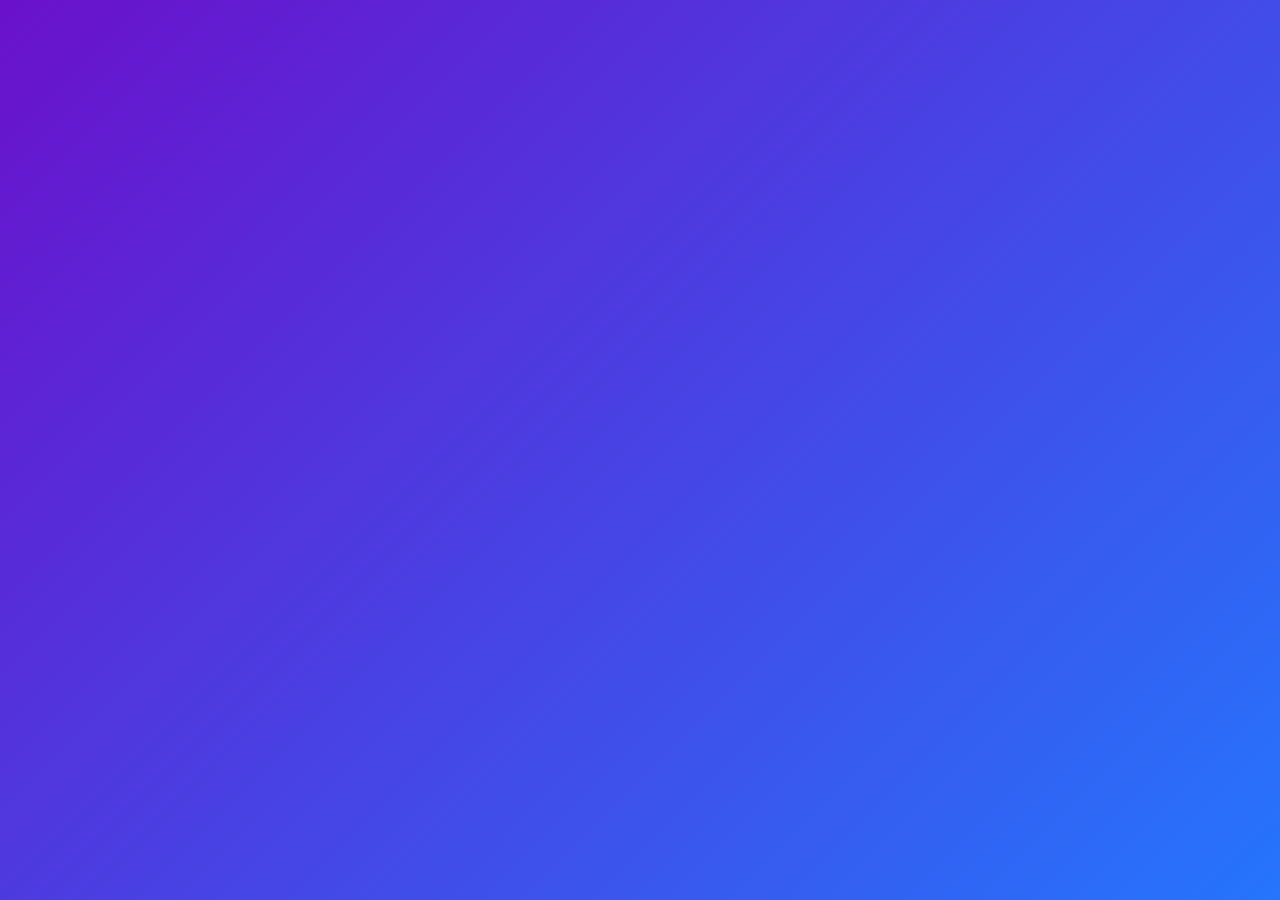
<file: index4.html>
<!DOCTYPE html>
<html lang="fr">
<head>
    <meta charset="UTF-8">
    <meta name="viewport" content="width=device-width, initial-scale=1.0">
    <title>Créateur de Jeux</title>
    <link rel="stylesheet" href="style4.css">
</head>
<body>
    <div class="container">
        <header>
            <div class="logo">🎮 CréaJeux</div>
            <nav>
                <ul>
                    <li><a href="#" class="nav-link active" data-page="accueil">Accueil</a></li>
                    <li><a href="#" class="nav-link" data-page="choix">Types de Jeux</a></li>
                    <li><a href="#" class="nav-link" data-page="personnalisation">Personnalisation</a></li>
                    <li><a href="#" class="nav-link" data-page="jeu">Jeu</a></li>
                </ul>
            </nav>
        </header>
        
        <!-- Page d'accueil -->
        <section id="accueil" class="page active">
            <h1>Bienvenue sur CréaJeux</h1>
            <p>Créez vos propres jeux personnalisés en quelques étapes simples !</p>
            <p>Notre plateforme vous permet de concevoir différents types de jeux, de définir vos propres règles et conditions, et de jouer immédiatement.</p>
            <button class="btn" id="btn-creer">Créer un jeu</button>
            <div class="stats" style="margin-top: 40px;">
                <div class="stat-item">
                    <h3 id="games-count">0</h3>
                    <p>Jeux créés</p>
                </div>
                <div class="stat-item">
                    <h3 id="players-count">0</h3>
                    <p>Joueurs actifs</p>
                </div>
                <div class="stat-item">
                    <h3 id="games-played">0</h3>
                    <p>Parties jouées</p>
                </div>
            </div>
        </section>
        
        <!-- Page de choix du type de jeu -->
        <section id="choix" class="page">
            <h1>Choisissez un type de jeu</h1>
            <p>Sélectionnez le type de jeu que vous souhaitez créer :</p>
            
            <div class="game-types">
                <div class="game-card" data-game="xo">
                    <div class="icon">⭕</div>
                    <h3>XO (Tic Tac Toe)</h3>
                    <p>Le classique jeu du morpion</p>
                </div>
                
                <div class="game-card" data-game="pfc">
                    <div class="icon">✂️</div>
                    <h3>Pierre - Papier - Ciseaux</h3>
                    <p>Le jeu traditionnel de mains</p>
                </div>
                
                <div class="game-card" data-game="quiz">
                    <div class="icon">❓</div>
                    <h3>Quiz rapide</h3>
                    <p>Testez vos connaissances</p>
                </div>
                
                <div class="game-card" data-game="dice">
                    <div class="icon">🎲</div>
                    <h3>Jeu de Dé</h3>
                    <p>Aléatoire et amusant</p>
                </div>
                
                <div class="game-card" data-game="mots">
                    <div class="icon">🔤</div>
                    <h3>Mots Mêlés</h3>
                    <p>Trouvez les mots cachés</p>
                </div>
                
                <div class="game-card" data-game="snake">
                    <div class="icon">🐍</div>
                    <h3>Jeu du Serpent</h3>
                    <p>Snake classique</p>
                </div>
                
                <div class="game-card" data-game="action">
                    <div class="icon">🎭</div>
                    <h3>Action ou Vérité</h3>
                    <p>Jeu de société populaire</p>
                </div>
                
                <div class="game-card" data-game="calcul">
                    <div class="icon">🧮</div>
                    <h3>Calcul Mental</h3>
                    <p>Testez vos compétences en maths</p>
                </div>
                
                <div class="game-card" data-game="pong">
                    <div class="icon">🏓</div>
                    <h3>Pong</h3>
                    <p>Jeu de raquette classique</p>
                </div>
            </div>
            
            <button class="btn btn-secondary" id="btn-retour-choix">Retour à l'accueil</button>
        </section>
        
        <!-- Page de personnalisation -->
        <section id="personnalisation" class="page">
            <h1 id="current-game-title">Personnalisez votre jeu</h1>
            <p>Définissez les règles et conditions de votre jeu :</p>
            
            <div class="game-container">
                <!-- Sélection du mode de jeu -->
                <div class="form-group">
                    <label for="game-mode">Mode de jeu :</label>
                    <select id="game-mode">
                        <option value="computer">🎮 Contre l'ordinateur</option>
                        <option value="friends">👥 Avec des amis</option>
                    </select>
                </div>
                
                <div class="form-group">
                    <label for="regles">Règles du jeu :</label>
                    <textarea id="regles" placeholder="Décrivez les règles de votre jeu..."></textarea>
                </div>
                
                <div class="form-group">
                    <label for="victoire">Conditions de victoire :</label>
                    <input type="text" id="victoire" placeholder="Ex: Aligner 3 symboles identiques">
                </div>
                
                <div class="form-group">
                    <label for="defaite">Conditions de défaite :</label>
                    <input type="text" id="defaite" placeholder="Ex: Ne pas aligner 3 symboles">
                </div>
                
                <div class="form-group">
                    <label for="manches">Nombre de manches :</label>
                    <input type="number" id="manches" min="1" max="10" value="3">
                </div>
                
                <div class="form-group">
                    <label for="punition">Punition du perdant :</label>
                    <input type="text" id="punition" placeholder="Ex: Faire 10 pompes">
                </div>
                
                <!-- Champs spécifiques aux jeux -->
                <div id="jeu-specific-fields">
                    <!-- Ces champs seront remplis dynamiquement selon le jeu -->
                </div>
                
                <button class="btn" id="btn-generer">Générer le jeu</button>
            </div>
            
            <button class="btn btn-secondary" id="btn-retour-perso">Retour au choix</button>
        </section>
        
        <!-- Page du jeu généré -->
        <section id="jeu" class="page">
            <h1 id="titre-jeu">Votre jeu personnalisé</h1>
            
            <div class="game-container">
                <!-- Interface du jeu XO -->
                <div id="jeu-xo" class="jeu-type">
                    <div class="game-board" id="xo-board"></div>
                    <div class="game-info">
                        <p id="mode-info-xo">Mode: Contre l'ordinateur</p>
                        <p>Tour du joueur: <span id="joueur-actuel">X</span></p>
                        <p>Manche: <span id="manche-actuelle">1</span>/<span id="manches-total">3</span></p>
                    </div>
                </div>
                
                <!-- Interface du jeu Pierre-Papier-Ciseaux -->
                <div id="jeu-pfc" class="jeu-type">
                    <div class="choices">
                        <div class="choice" data-choice="pierre">🪨</div>
                        <div class="choice" data-choice="papier">📄</div>
                        <div class="choice" data-choice="ciseaux">✂️</div>
                    </div>
                    <div class="result" id="resultat-pfc"></div>
                    <div class="game-info">
                        <p id="mode-info-pfc">Mode: Contre l'ordinateur</p>
                        <p>Score: Joueur <span id="score-joueur">0</span> - <span id="score-adversaire">0</span> <span id="adversaire-nom">Ordinateur</span></p>
                        <p>Manche: <span id="manche-actuelle-pfc">1</span>/<span id="manches-total-pfc">3</span></p>
                    </div>
                </div>
                
                <!-- Interface du jeu Quiz -->
                <div id="jeu-quiz" class="jeu-type">
                    <div class="quiz-question" id="question-quiz">Quelle est la capitale de la France?</div>
                    <div class="quiz-options">
                        <div class="quiz-option" data-option="1">
                            <div class="option-text">Londres</div>
                        </div>
                        <div class="quiz-option" data-option="2">
                            <div class="option-text">Berlin</div>
                        </div>
                        <div class="quiz-option" data-option="3">
                            <div class="option-text">Paris</div>
                        </div>
                        <div class="quiz-option" data-option="4">
                            <div class="option-text">Madrid</div>
                        </div>
                    </div>
                    <div class="result" id="resultat-quiz"></div>
                    <div class="game-info">
                        <p id="mode-info-quiz">Mode: Solo</p>
                        <p>Score: <span id="score-quiz">0</span>/<span id="questions-total">5</span></p>
                    </div>
                </div>
                
                <!-- Interface du jeu de Dé -->
                <div id="jeu-dice" class="jeu-type">
                    <div class="dice-container" id="de">🎲</div>
                    <button class="btn" id="btn-roll-dice">Lancer le dé</button>
                    <div class="result" id="resultat-dice"></div>
                    <div class="game-info">
                        <p id="mode-info-dice">Mode: Solo</p>
                        <p>Score: <span id="score-dice">0</span></p>
                    </div>
                </div>
                
                <!-- Interface du jeu Mots Mêlés -->
                <div id="jeu-mots" class="jeu-type">
                    <div class="word-search-container">
                        <div class="word-search-grid" id="mots-grid"></div>
                        <div class="words-to-find">
                            <h4>Mots à trouver :</h4>
                            <div id="word-list"></div>
                        </div>
                    </div>
                    <div class="game-info">
                        <p id="mode-info-mots">Mode: Solo</p>
                        <p>Mots trouvés: <span id="mots-trouves">0</span>/<span id="mots-total">0</span></p>
                        <div class="result" id="resultat-mots"></div>
                    </div>
                </div>
                
                <!-- Interface du jeu Snake -->
                <div id="jeu-snake" class="jeu-type">
                    <div class="snake-container">
                        <canvas id="snake-canvas" width="400" height="400"></canvas>
                        <div class="snake-controls">
                            <div class="control-row">
                                <button class="control-btn" id="up">↑</button>
                            </div>
                            <div class="control-row">
                                <button class="control-btn" id="left">←</button>
                                <button class="control-btn" id="down">↓</button>
                                <button class="control-btn" id="right">→</button>
                            </div>
                        </div>
                    </div>
                    <div class="game-info">
                        <p id="mode-info-snake">Mode: Solo</p>
                        <p>Score: <span id="snake-score">0</span></p>
                        <p>Longueur: <span id="snake-length">1</span></p>
                        <div class="result" id="resultat-snake"></div>
                    </div>
                </div>
                
                <!-- Interface du jeu Action ou Vérité -->
                <div id="jeu-action" class="jeu-type">
                    <div class="action-verite-container">
                        <div class="card" id="action-card">
                            <h3>Action ou Vérité ?</h3>
                            <div class="card-content" id="card-content">
                                Cliquez sur un bouton pour commencer!
                            </div>
                        </div>
                        <div class="action-buttons">
                            <button class="btn-action" id="btn-action">🎭 Action</button>
                            <button class="btn-verite" id="btn-verite">📖 Vérité</button>
                            <button class="btn-next" id="btn-next-player">👥 Joueur Suivant</button>
                        </div>
                    </div>
                    <div class="game-info">
                        <p id="mode-info-action">Mode: Avec des amis</p>
                        <p>Tour du joueur: <span id="current-player">Joueur 1</span></p>
                        <p>Tour: <span id="tour-action">1</span>/<span id="tours-total">10</span></p>
                        <div class="result" id="resultat-action"></div>
                    </div>
                </div>
                
                <!-- Interface du jeu Calcul Mental -->
                <div id="jeu-calcul" class="jeu-type">
                    <div class="calcul-container">
                        <div class="calcul-question" id="calcul-question">3 + 5 = ?</div>
                        <div class="calcul-options">
                            <input type="number" id="calcul-reponse" placeholder="Votre réponse">
                            <button class="btn" id="btn-valider-calcul">Valider</button>
                        </div>
                        <div class="calcul-timer">
                            <div class="timer-bar">
                                <div class="timer-progress" id="timer-progress"></div>
                            </div>
                            <div class="timer-text" id="calcul-timer">10</div>
                        </div>
                    </div>
                    <div class="game-info">
                        <p id="mode-info-calcul">Mode: Solo</p>
                        <p>Score: <span id="calcul-score">0</span></p>
                        <p>Questions: <span id="calcul-count">0</span>/<span id="calcul-total">10</span></p>
                        <div class="result" id="resultat-calcul"></div>
                    </div>
                </div>
                
                <!-- Interface du jeu Pong -->
                <div id="jeu-pong" class="jeu-type">
                    <div class="pong-container">
                        <canvas id="pong-canvas" width="600" height="400"></canvas>
                    </div>
                    <div class="game-info">
                        <p id="mode-info-pong">Mode: Contre l'ordinateur</p>
                        <p>Score: Joueur <span id="pong-score-joueur">0</span> - <span id="pong-score-adversaire">0</span> <span id="pong-adversaire-nom">Ordinateur</span></p>
                        <p>Manche: <span id="pong-manche">1</span>/<span id="pong-manches">3</span></p>
                        <div class="result" id="resultat-pong"></div>
                    </div>
                </div>
                
                <button class="btn" id="btn-rejouer">Rejouer</button>
            </div>
            
            <button class="btn btn-secondary" id="btn-retour-jeu">Créer un autre jeu</button>
        </section>
        
        <footer>
            <p>© 2023 CréaJeux - Créez vos propres jeux en ligne</p>
        </footer>
    </div>

    <script src="script4.js"></script>
</body>
</html>
</file>
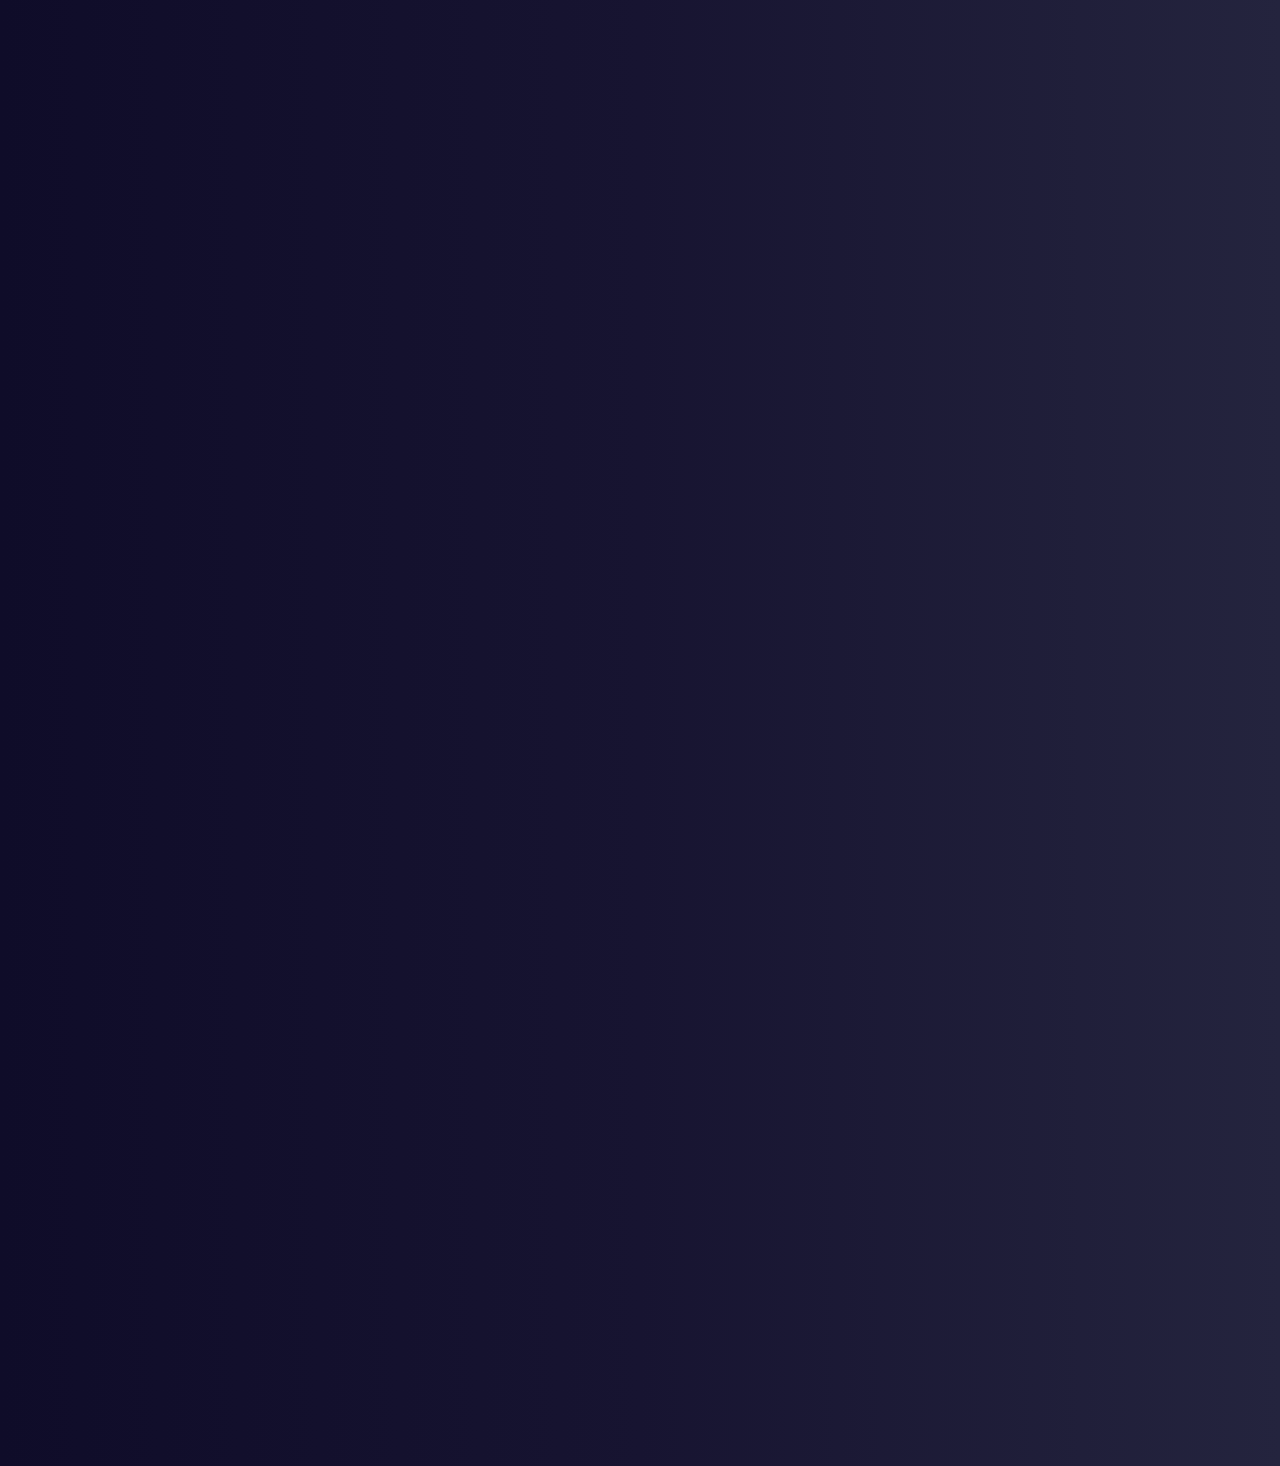
<file: index6.html>
<!DOCTYPE html>
<html lang="fr">
<head>
    <meta charset="UTF-8">
    <meta name="viewport" content="width=device-width, initial-scale=1.0">
    <title>GameForge - Créateur de Jeux ESPORT</title>
    <link rel="stylesheet" href="style6.css">
</head>
<body>
    <!-- Particules animées -->
    <div class="particles" id="particles-container"></div>
    
    <div class="container">
        <header>
            <div class="container header-content">
                <div class="head">
                    <img src="logo.jpg" alt="gameforg" class="logo-img">
                    <div class="esport-title">
                        <h2 class="esport-main">GAMEFORGE</h2>
                        <h3 class="esport-sub">ESPORT GAME CREATOR</h3>
                    </div>
                </div>
                <nav>
                    <ul>
                        <li><a href="#" class="nav-link active" data-page="accueil">Home</a></li>
                        <li><a href="#" class="nav-link" data-page="choix">Games</a></li>
                        <li><a href="#" class="nav-link" data-page="personnalisation">Create</a></li>
                        <li><button class="btn-signin" id="btn-signin">Sign In</button></li>
                    </ul>
                </nav>
            </div>
        </header>
        
        <!-- Page d'accueil style ESPORT -->
        <section id="accueil" class="page active">
            <div class="main-title-container">
                <h1 class="main-title">
                    <span class="main-title-line1">GAMEFORGE</span><br>
                    <span class="main-title-line2">CREATOR</span>
                </h1>
                <div class="title-separator"></div>
            </div>
            
            <div class="subtitle-container">
                <h2 class="subtitle">CREATE YOUR ESPORT GAMES</h2>
            </div>
            
            <div class="get-started-container">
                <button class="btn" id="btn-creer">GET STARTED</button>
            </div>
            <!-- Description et bouton comme dans la capture d'écran -->
            <div class="description-container">
                <p class="description-text">
                    Notre plateforme vous permet de concevoir différents types de jeux, 
                    de définir vos propres règles et conditions, et de jouer immédiatement.
                </p>
                <button class="btn btn-create-game" id="btn-create-game">
                    Créer un jeu
                </button>
            </div>
            <div class="stats">
                <div class="stat-item">
                    <h3 id="games-count">128</h3>
                    <p>Jeux créés</p>
                </div>
                <div class="stat-item">
                    <h3 id="players-count">567</h3>
                    <p>Joueurs actifs</p>
                </div>
                <div class="stat-item">
                    <h3 id="games-played">892</h3>
                    <p>Parties jouées</p>
                </div>
            </div>
        </section>
        <!-- Page de choix du type de jeu -->
        <section id="choix" class="page">
            <h1>Choisissez un type de jeu</h1>
            <p>Sélectionnez le type de jeu que vous souhaitez créer :</p>
            
            <div class="game-types">
                <div class="game-card" data-game="xo">
                    <div class="icon">⭕</div>
                    <h3>XO (Tic Tac Toe)</h3>
                    <p>Le classique jeu du morpion</p>
                </div>
                
                <div class="game-card" data-game="pfc">
                    <div class="icon">✂️</div>
                    <h3>Pierre - Papier - Ciseaux</h3>
                    <p>Le jeu traditionnel de mains</p>
                </div>
                
                <div class="game-card" data-game="quiz">
                    <div class="icon">❓</div>
                    <h3>Quiz rapide</h3>
                    <p>Testez vos connaissances</p>
                </div>
                
                <div class="game-card" data-game="dice">
                    <div class="icon">🎲</div>
                    <h3>Jeu de Dé</h3>
                    <p>Aléatoire et amusant</p>
                </div>
                
                <div class="game-card" data-game="mots">
                    <div class="icon">🔤</div>
                    <h3>Mots Mêlés</h3>
                    <p>Trouvez les mots cachés</p>
                </div>
                
                <div class="game-card" data-game="snake">
                    <div class="icon">🐍</div>
                    <h3>Jeu du Serpent</h3>
                    <p>Snake classique</p>
                </div>
                
                <div class="game-card" data-game="action">
                    <div class="icon">🎭</div>
                    <h3>Action ou Vérité</h3>
                    <p>Jeu de société populaire</p>
                </div>
                
                <div class="game-card" data-game="calcul">
                    <div class="icon">🧮</div>
                    <h3>Calcul Mental</h3>
                    <p>Testez vos compétences en maths</p>
                </div>
                
                <div class="game-card" data-game="pong">
                    <div class="icon">🏓</div>
                    <h3>Pong</h3>
                    <p>Jeu de raquette classique</p>
                </div>
            </div>
            
            <button class="btn btn-secondary" id="btn-retour-choix">Retour à l'accueil</button>
        </section>
        
        <!-- Page de personnalisation -->
        <section id="personnalisation" class="page">
            <h1 id="current-game-title">Personnalisez votre jeu</h1>
            <p>Définissez les règles et conditions de votre jeu :</p>
            
            <div class="game-container">
                <!-- Sélection du mode de jeu -->
                <div class="form-group">
                    <label for="game-mode">Mode de jeu :</label>
                    <select id="game-mode">
                        <option value="computer">🎮 Contre l'ordinateur</option>
                        <option value="friends">👥 Avec des amis</option>
                    </select>
                </div>
                
                <div class="form-group">
                    <label for="regles">Règles du jeu :</label>
                    <textarea id="regles" placeholder="Décrivez les règles de votre jeu..."></textarea>
                </div>
                
                <div class="form-group">
                    <label for="victoire">Conditions de victoire :</label>
                    <input type="text" id="victoire" placeholder="Ex: Aligner 3 symboles identiques">
                </div>
                
                <div class="form-group">
                    <label for="defaite">Conditions de défaite :</label>
                    <input type="text" id="defaite" placeholder="Ex: Ne pas aligner 3 symboles">
                </div>
                
                <div class="form-group">
                    <label for="manches">Nombre de manches :</label>
                    <input type="number" id="manches" min="1" max="10" value="3">
                </div>
                
                <div class="form-group">
                    <label for="punition">Punition du perdant :</label>
                    <input type="text" id="punition" placeholder="Ex: Faire 10 pompes">
                </div>
                
                <!-- Champs spécifiques aux jeux -->
                <div id="jeu-specific-fields">
                    <!-- Ces champs seront remplis dynamiquement selon le jeu -->
                </div>
                
                <button class="btn" id="btn-generer">Générer le jeu</button>
            </div>
            
            <button class="btn btn-secondary" id="btn-retour-perso">Retour au choix</button>
        </section>
        
        <!-- Page du jeu généré -->
        <section id="jeu" class="page">
            <h1 id="titre-jeu">Votre jeu personnalisé</h1>
            
            <div class="game-container">
                <!-- Interface du jeu XO -->
                <div id="jeu-xo" class="jeu-type">
                    <div class="game-board" id="xo-board"></div>
                    <div class="game-info">
                        <p id="mode-info-xo">Mode: Contre l'ordinateur</p>
                        <p>Tour du joueur: <span id="joueur-actuel">X</span></p>
                        <p>Manche: <span id="manche-actuelle">1</span>/<span id="manches-total">3</span></p>
                    </div>
                </div>
                
                <!-- Interface du jeu Pierre-Papier-Ciseaux -->
                <div id="jeu-pfc" class="jeu-type">
                    <div class="choices">
                        <div class="choice" data-choice="pierre">🪨</div>
                        <div class="choice" data-choice="papier">📄</div>
                        <div class="choice" data-choice="ciseaux">✂️</div>
                    </div>
                    <div class="result" id="resultat-pfc"></div>
                    <div class="game-info">
                        <p id="mode-info-pfc">Mode: Contre l'ordinateur</p>
                        <p>Score: Joueur <span id="score-joueur">0</span> - <span id="score-adversaire">0</span> <span id="adversaire-nom">Ordinateur</span></p>
                        <p>Manche: <span id="manche-actuelle-pfc">1</span>/<span id="manches-total-pfc">3</span></p>
                    </div>
                </div>
                
                <!-- Interface du jeu Quiz -->
                <div id="jeu-quiz" class="jeu-type">
                    <div class="quiz-question" id="question-quiz">Quelle est la capitale de la France?</div>
                    <div class="quiz-options">
                        <div class="quiz-option" data-option="1">
                            <div class="option-text">Londres</div>
                        </div>
                        <div class="quiz-option" data-option="2">
                            <div class="option-text">Berlin</div>
                        </div>
                        <div class="quiz-option" data-option="3">
                            <div class="option-text">Paris</div>
                        </div>
                        <div class="quiz-option" data-option="4">
                            <div class="option-text">Madrid</div>
                        </div>
                    </div>
                    <div class="result" id="resultat-quiz"></div>
                    <div class="game-info">
                        <p id="mode-info-quiz">Mode: Solo</p>
                        <p>Score: <span id="score-quiz">0</span>/<span id="questions-total">5</span></p>
                    </div>
                </div>
                
                <!-- Interface du jeu de Dé -->
                <div id="jeu-dice" class="jeu-type">
                    <div class="dice-container" id="de">🎲</div>
                    <button class="btn" id="btn-roll-dice">Lancer le dé</button>
                    <div class="result" id="resultat-dice"></div>
                    <div class="game-info">
                        <p id="mode-info-dice">Mode: Solo</p>
                        <p>Score: <span id="score-dice">0</span></p>
                    </div>
                </div>
                
                <!-- Interface du jeu Mots Mêlés -->
                <div id="jeu-mots" class="jeu-type">
                    <div class="word-search-container">
                        <div class="word-search-grid" id="mots-grid"></div>
                        <div class="words-to-find">
                            <h4>Mots à trouver :</h4>
                            <div id="word-list"></div>
                        </div>
                    </div>
                    <div class="game-info">
                        <div id="mots-timer" class="timer-display">Temps: 60s</div>
                        <p id="mode-info-mots">Mode: Solo</p>
                        <p>Mots trouvés: <span id="mots-trouves">0</span>/<span id="mots-total">0</span></p>
                        <div class="result" id="resultat-mots"></div>
                    </div>
                </div>
                
                <!-- Interface du jeu Snake -->
                <div id="jeu-snake" class="jeu-type">
                    <div class="snake-container">
                        <canvas id="snake-canvas" width="400" height="400"></canvas>
                        <div class="snake-controls">
                            <div class="control-row">
                                <button class="control-btn" id="up">↑</button>
                            </div>
                            <div class="control-row">
                                <button class="control-btn" id="left">←</button>
                                <button class="control-btn" id="down">↓</button>
                                <button class="control-btn" id="right">→</button>
                            </div>
                        </div>
                    </div>
                    <div class="game-info">
                        <div id="snake-timer" class="timer-display">Temps: 00:00</div>
                        <p id="mode-info-snake">Mode: Solo</p>
                        <p>Score: <span id="snake-score">0</span></p>
                        <p>Longueur: <span id="snake-length">1</span></p>
                        <div class="result" id="resultat-snake"></div>
                    </div>
                </div>
                
                <!-- Interface du jeu Action ou Vérité -->
                <div id="jeu-action" class="jeu-type">
                    <div class="action-verite-container">
                        <div class="card" id="action-card">
                            <h3>Action ou Vérité ?</h3>
                            <div class="card-content" id="card-content">
                                Cliquez sur un bouton pour commencer!
                            </div>
                        </div>
                        <div class="action-buttons">
                            <button class="btn-action" id="btn-action">🎭 Action</button>
                            <button class="btn-verite" id="btn-verite">📖 Vérité</button>
                            <button class="btn-next" id="btn-next-player">👥 Joueur Suivant</button>
                        </div>
                    </div>
                    <div class="game-info">
                        <p id="mode-info-action">Mode: Avec des amis</p>
                        <p>Tour du joueur: <span id="current-player">Joueur 1</span></p>
                        <p>Tour: <span id="tour-action">1</span>/<span id="tours-total">10</span></p>
                        <div class="result" id="resultat-action"></div>
                    </div>
                </div>
                
                <!-- Interface du jeu Calcul Mental -->
                <div id="jeu-calcul" class="jeu-type">
                    <div class="calcul-container">
                        <div class="calcul-question" id="calcul-question">3 + 5 = ?</div>
                        <div class="calcul-options">
                            <input type="number" id="calcul-reponse" placeholder="Votre réponse">
                            <button class="btn" id="btn-valider-calcul">Valider</button>
                        </div>
                        <div class="calcul-timer">
                            <div class="timer-bar">
                                <div class="timer-progress" id="timer-progress"></div>
                            </div>
                            <div class="timer-text" id="calcul-timer">10</div>
                        </div>
                    </div>
                    <div class="game-info">
                        <p id="mode-info-calcul">Mode: Solo</p>
                        <p>Score: <span id="calcul-score">0</span></p>
                        <p>Questions: <span id="calcul-count">0</span>/<span id="calcul-total">10</span></p>
                        <div class="result" id="resultat-calcul"></div>
                    </div>
                </div>
                
                <!-- Interface du jeu Pong -->
                <div id="jeu-pong" class="jeu-type">
                    <div class="pong-container">
                        <canvas id="pong-canvas" width="600" height="400"></canvas>
                    </div>
                    <div class="game-info">
                        <p id="mode-info-pong">Mode: Contre l'ordinateur</p>
                        <p>Score: Joueur <span id="pong-score-joueur">0</span> - <span id="pong-score-adversaire">0</span> <span id="pong-adversaire-nom">Ordinateur</span></p>
                        <p>Manche: <span id="pong-manche">1</span>/<span id="pong-manches">3</span></p>
                        <div class="result" id="resultat-pong"></div>
                    </div>
                </div>
                
                <button class="btn" id="btn-rejouer">Rejouer</button>
            </div>
            
            <button class="btn btn-secondary" id="btn-retour-jeu">Créer un autre jeu</button>
        </section>
        
        <footer>
            <p>© 2025 GameForge - Créez vos propres jeux ESPORT en ligne</p>
        </footer>
    </div>

    <!-- Modal de connexion -->
    <div id="loginModal" class="modal">
        <div class="modal-content">
            <span class="close-modal" id="closeModal">&times;</span>
            <div class="modal-header">
                <h2>🔐 Connexion</h2>
                <p>Connectez-vous pour sauvegarder vos jeux et scores</p>
            </div>
            
            <div class="modal-body">
                <form id="loginForm">
                    <div class="form-group">
                        <label for="loginEmail">📧 Email :</label>
                        <input type="email" id="loginEmail" required placeholder="votre@email.com">
                    </div>
                    
                    <div class="form-group">
                        <label for="loginPassword">🔑 Mot de passe :</label>
                        <input type="password" id="loginPassword" required placeholder="Votre mot de passe">
                    </div>
                    
                    <div class="form-group">
                        <div class="form-check">
                            <input type="checkbox" id="rememberMe">
                            <label for="rememberMe">Se souvenir de moi</label>
                        </div>
                    </div>
                    
                    <button type="submit" class="btn btn-modal">Se connecter</button>
                    
                    <div class="form-footer">
                        <p>Pas encore de compte ? <a href="#" id="showSignup">S'inscrire</a></p>
                        <p><a href="#" class="forgot-password">Mot de passe oublié ?</a></p>
                    </div>
                </form>
                
                <form id="signupForm" style="display: none;">
                    <div class="form-group">
                        <label for="signupUsername">👤 Nom d'utilisateur :</label>
                        <input type="text" id="signupUsername" required placeholder="Choisissez un pseudo">
                    </div>
                    
                    <div class="form-group">
                        <label for="signupEmail">📧 Email :</label>
                        <input type="email" id="signupEmail" required placeholder="votre@email.com">
                    </div>
                    
                    <div class="form-group">
                        <label for="signupPassword">🔑 Mot de passe :</label>
                        <input type="password" id="signupPassword" required placeholder="Minimum 8 caractères">
                    </div>
                    
                    <div class="form-group">
                        <label for="confirmPassword">✅ Confirmer le mot de passe :</label>
                        <input type="password" id="confirmPassword" required placeholder="Répétez votre mot de passe">
                    </div>
                    
                    <button type="submit" class="btn btn-modal">S'inscrire</button>
                    
                    <div class="form-footer">
                        <p>Déjà un compte ? <a href="#" id="showLogin">Se connecter</a></p>
                    </div>
                </form>
            </div>
        </div>
    </div>

    <script src="script6.js"></script>
</body>
</html>
</file>
<file: style.css>
/* Variables CSS pour le thème clair/sombre */
:root {
    --primary-color: #6c63ff;
    --secondary-color: #ff6584;
    --accent-color: #36d1dc;
    --dark-color: #2d2b55;
    --light-color: #f8f9fa;
    --text-color: #333;
    --bg-color: #ffffff;
    --card-bg: #ffffff;
    --shadow: 0 10px 30px rgba(0, 0, 0, 0.1);
    --transition: all 0.3s ease;
}

[data-theme="dark"] {
    --primary-color: #8a84ff;
    --secondary-color: #ff7b9c;
    --accent-color: #4de0ff;
    --dark-color: #1a1a2e;
    --light-color: #2d2b55;
    --text-color: #f8f9fa;
    --bg-color: #121212;
    --card-bg: #1e1e2e;
    --shadow: 0 10px 30px rgba(0, 0, 0, 0.3);
}

/* Reset et styles de base */
* {
    margin: 0;
    padding: 0;
    box-sizing: border-box;
}

body {
    font-family: 'Poppins', sans-serif;
    background-color: var(--bg-color);
    color: var(--text-color);
    transition: var(--transition);
    line-height: 1.6;
    overflow-x: hidden;
}

/* Animations */
@keyframes fadeIn {
    from { opacity: 0; transform: translateY(20px); }
    to { opacity: 1; transform: translateY(0); }
}

@keyframes pulse {
    0% { transform: scale(1); }
    50% { transform: scale(1.05); }
    100% { transform: scale(1); }
}

@keyframes float {
    0%, 100% { transform: translateY(0); }
    50% { transform: translateY(-10px); }
}

@keyframes slideIn {
    from { transform: translateX(-100%); }
    to { transform: translateX(0); }
}

@keyframes bounce {
    0%, 100% { transform: translateY(0); }
    50% { transform: translateY(-10px); }
}

@keyframes spin {
    0% { transform: rotate(0deg); }
    100% { transform: rotate(360deg); }
}

/* Header */
header {
    background: linear-gradient(135deg, var(--primary-color), var(--accent-color));
    padding: 1.5rem 2rem;
    position: fixed;
    width: 100%;
    top: 0;
    z-index: 1000;
    box-shadow: var(--shadow);
    animation: slideIn 0.8s ease;
}

.logo-container {
    display: flex;
    align-items: center;
    justify-content: center;
    flex-direction: column;
    margin-bottom: 1rem;
}

.logo-animation {
    display: flex;
    gap: 10px;
    margin-bottom: 10px;
}

.cube {
    width: 20px;
    height: 20px;
    background: var(--light-color);
    animation: float 2s ease-in-out infinite;
    border-radius: 3px;
}

.cube:nth-child(2) { animation-delay: 0.2s; }
.cube:nth-child(3) { animation-delay: 0.4s; }

.logo-text {
    font-family: 'Orbitron', sans-serif;
    font-size: 2.5rem;
    font-weight: 700;
    color: var(--light-color);
}

.logo-forge {
    font-family: 'Orbitron', sans-serif;
    font-size: 2.5rem;
    font-weight: 700;
    color: var(--secondary-color);
    text-shadow: 0 0 10px rgba(255, 101, 132, 0.5);
}

.tagline {
    color: var(--light-color);
    font-size: 0.9rem;
    opacity: 0.9;
    margin-top: 5px;
}

nav ul {
    display: flex;
    justify-content: center;
    list-style: none;
    gap: 2rem;
    flex-wrap: wrap;
}

.nav-link {
    color: var(--light-color);
    text-decoration: none;
    padding: 0.5rem 1rem;
    border-radius: 25px;
    transition: var(--transition);
    display: flex;
    align-items: center;
    gap: 0.5rem;
    font-weight: 500;
}

.nav-link:hover,
.nav-link.active {
    background: rgba(255, 255, 255, 0.2);
    transform: translateY(-2px);
    box-shadow: 0 5px 15px rgba(0, 0, 0, 0.1);
}

/* Theme Toggle */
.theme-toggle {
    position: fixed;
    top: 20px;
    right: 20px;
    z-index: 1001;
}

#themeBtn {
    background: var(--primary-color);
    color: var(--light-color);
    border: none;
    width: 50px;
    height: 50px;
    border-radius: 50%;
    cursor: pointer;
    font-size: 1.2rem;
    transition: var(--transition);
    box-shadow: var(--shadow);
    display: flex;
    align-items: center;
    justify-content: center;
}

#themeBtn:hover {
    transform: rotate(30deg) scale(1.1);
}

/* Sections */
.section {
    min-height: 100vh;
    padding: 120px 2rem 2rem;
    display: none;
    animation: fadeIn 0.8s ease;
}

.section.active {
    display: block;
}

.section-title {
    text-align: center;
    font-size: 2.5rem;
    margin-bottom: 1rem;
    background: linear-gradient(45deg, var(--primary-color), var(--secondary-color));
    -webkit-background-clip: text;
    -webkit-text-fill-color: transparent;
    background-clip: text;
    font-family: 'Orbitron', sans-serif;
}

.section-subtitle {
    text-align: center;
    color: var(--text-color);
    opacity: 0.8;
    margin-bottom: 3rem;
    font-size: 1.1rem;
}

/* Hero Section */
.hero {
    display: grid;
    grid-template-columns: 1fr 1fr;
    gap: 4rem;
    align-items: center;
    max-width: 1200px;
    margin: 0 auto;
}

@media (max-width: 992px) {
    .hero {
        grid-template-columns: 1fr;
        text-align: center;
    }
}

.hero-content {
    animation: fadeIn 1s ease;
}

.animate-text {
    font-size: 3rem;
    line-height: 1.2;
    margin-bottom: 1.5rem;
    font-weight: 700;
}

.highlight {
    color: var(--secondary-color);
    position: relative;
    display: inline-block;
}

.highlight::after {
    content: '';
    position: absolute;
    bottom: 5px;
    left: 0;
    width: 100%;
    height: 8px;
    background: rgba(255, 101, 132, 0.2);
    z-index: -1;
    border-radius: 4px;
}

.hero-description {
    font-size: 1.2rem;
    margin-bottom: 2rem;
    color: var(--text-color);
    opacity: 0.9;
    line-height: 1.6;
}

.cta-buttons {
    display: flex;
    gap: 1rem;
    margin-bottom: 3rem;
    flex-wrap: wrap;
}

.btn-primary, .btn-secondary {
    padding: 1rem 2rem;
    border: none;
    border-radius: 50px;
    font-size: 1rem;
    font-weight: 600;
    cursor: pointer;
    transition: var(--transition);
    display: flex;
    align-items: center;
    gap: 0.5rem;
    min-width: 200px;
    justify-content: center;
}

.btn-primary {
    background: linear-gradient(45deg, var(--primary-color), var(--accent-color));
    color: white;
}

.btn-secondary {
    background: transparent;
    color: var(--primary-color);
    border: 2px solid var(--primary-color);
}

.btn-primary:hover {
    transform: translateY(-3px);
    box-shadow: 0 10px 20px rgba(108, 99, 255, 0.3);
}

.btn-secondary:hover {
    background: var(--primary-color);
    color: white;
    transform: translateY(-3px);
}

.pulse {
    animation: pulse 2s infinite;
}

.features-grid {
    display: grid;
    grid-template-columns: repeat(3, 1fr);
    gap: 2rem;
    margin-top: 3rem;
}

@media (max-width: 768px) {
    .features-grid {
        grid-template-columns: 1fr;
    }
}

.feature-card {
    background: var(--card-bg);
    padding: 2rem;
    border-radius: 20px;
    text-align: center;
    box-shadow: var(--shadow);
    transition: var(--transition);
    border: 1px solid rgba(0, 0, 0, 0.05);
}

.feature-card:hover {
    transform: translateY(-10px);
    box-shadow: 0 20px 40px rgba(0, 0, 0, 0.15);
}

.feature-icon {
    width: 70px;
    height: 70px;
    background: linear-gradient(45deg, var(--primary-color), var(--accent-color));
    border-radius: 50%;
    display: flex;
    align-items: center;
    justify-content: center;
    margin: 0 auto 1rem;
    font-size: 1.5rem;
    color: white;
    transition: var(--transition);
}

.feature-card:hover .feature-icon {
    transform: rotate(15deg) scale(1.1);
}

.hero-animation {
    position: relative;
}

.floating-shapes {
    position: relative;
    height: 400px;
}

.shape {
    position: absolute;
    border-radius: 50%;
    background: linear-gradient(45deg, var(--primary-color), var(--accent-color));
    opacity: 0.3;
    animation: float 4s ease-in-out infinite;
}

.shape1 {
    width: 200px;
    height: 200px;
    top: 0;
    left: 50%;
    transform: translateX(-50%);
}

.shape2 {
    width: 150px;
    height: 150px;
    top: 150px;
    right: 0;
    animation-delay: 0.5s;
}

.shape3 {
    width: 100px;
    height: 100px;
    bottom: 0;
    left: 0;
    animation-delay: 1s;
}

/* Games Section */
.games-container {
    display: grid;
    grid-template-columns: repeat(auto-fill, minmax(280px, 1fr));
    gap: 2rem;
    max-width: 1200px;
    margin: 0 auto;
}

.game-card {
    background: var(--card-bg);
    border-radius: 20px;
    padding: 2rem;
    text-align: center;
    box-shadow: var(--shadow);
    transition: var(--transition);
    border: 2px solid transparent;
    display: flex;
    flex-direction: column;
    height: 100%;
}

.game-card:hover {
    transform: translateY(-10px);
    border-color: var(--primary-color);
    box-shadow: 0 20px 40px rgba(108, 99, 255, 0.2);
}

.game-icon {
    width: 80px;
    height: 80px;
    background: linear-gradient(45deg, var(--primary-color), var(--accent-color));
    border-radius: 50%;
    display: flex;
    align-items: center;
    justify-content: center;
    margin: 0 auto 1rem;
    font-size: 2rem;
    color: white;
    transition: var(--transition);
}

.game-card:hover .game-icon {
    transform: rotate(15deg) scale(1.1);
}

.game-buttons {
    display: flex;
    gap: 1rem;
    margin-top: auto;
    padding-top: 1.5rem;
}

.btn-play, .btn-customize {
    flex: 1;
    padding: 0.8rem 1rem;
    border: none;
    border-radius: 25px;
    cursor: pointer;
    transition: var(--transition);
    font-weight: 600;
    display: flex;
    align-items: center;
    justify-content: center;
    gap: 0.5rem;
    font-size: 0.9rem;
}

.btn-play {
    background: linear-gradient(45deg, var(--primary-color), var(--accent-color));
    color: white;
}

.btn-customize {
    background: transparent;
    color: var(--primary-color);
    border: 2px solid var(--primary-color);
}

.btn-play:hover, .btn-customize:hover {
    transform: translateY(-2px);
    box-shadow: 0 5px 15px rgba(0, 0, 0, 0.1);
}

/* Creation Wizard */
.creation-container {
    max-width: 1000px;
    margin: 0 auto;
}

.wizard-steps {
    display: flex;
    justify-content: space-between;
    margin-bottom: 3rem;
    position: relative;
    flex-wrap: wrap;
}

.wizard-steps::before {
    content: '';
    position: absolute;
    top: 25px;
    left: 50px;
    right: 50px;
    height: 3px;
    background: var(--light-color);
    z-index: 1;
}

@media (max-width: 768px) {
    .wizard-steps {
        flex-direction: column;
        gap: 2rem;
        align-items: center;
    }
    
    .wizard-steps::before {
        display: none;
    }
}

.step {
    display: flex;
    flex-direction: column;
    align-items: center;
    position: relative;
    z-index: 2;
    min-width: 100px;
}

.step-number {
    width: 50px;
    height: 50px;
    background: var(--light-color);
    border-radius: 50%;
    display: flex;
    align-items: center;
    justify-content: center;
    font-weight: bold;
    margin-bottom: 0.5rem;
    transition: var(--transition);
    border: 3px solid transparent;
    font-size: 1.2rem;
}

.step.active .step-number {
    background: linear-gradient(45deg, var(--primary-color), var(--accent-color));
    color: white;
    transform: scale(1.1);
    border-color: var(--primary-color);
}

.step-label {
    font-size: 0.9rem;
    color: var(--text-color);
    font-weight: 500;
    text-align: center;
}

.wizard-content {
    background: var(--card-bg);
    border-radius: 20px;
    padding: 3rem;
    box-shadow: var(--shadow);
    margin-bottom: 2rem;
    min-height: 400px;
}

@media (max-width: 768px) {
    .wizard-content {
        padding: 2rem;
    }
}

.step-content {
    display: none;
}

.step-content.active {
    display: block;
    animation: fadeIn 0.5s ease;
}

/* Form Styles */
.form-group {
    margin-bottom: 1.5rem;
}

.form-control {
    width: 100%;
    padding: 1rem;
    border: 2px solid var(--light-color);
    border-radius: 10px;
    background: var(--bg-color);
    color: var(--text-color);
    font-family: 'Poppins', sans-serif;
    transition: var(--transition);
    font-size: 1rem;
}

.form-control:focus {
    outline: none;
    border-color: var(--primary-color);
    box-shadow: 0 0 0 3px rgba(108, 99, 255, 0.1);
}

.checkbox-label, .radio-label {
    display: flex;
    align-items: center;
    gap: 0.5rem;
    margin-bottom: 0.8rem;
    cursor: pointer;
    padding: 0.5rem;
    border-radius: 8px;
    transition: var(--transition);
}

.checkbox-label:hover, .radio-label:hover {
    background: rgba(108, 99, 255, 0.05);
}

.checkbox-label input, .radio-label input {
    width: 18px;
    height: 18px;
    cursor: pointer;
}

/* Game Selection in Wizard */
.game-selection {
    display: grid;
    grid-template-columns: repeat(auto-fill, minmax(200px, 1fr));
    gap: 1.5rem;
    margin-top: 2rem;
}

.game-selection-item {
    background: var(--card-bg);
    border-radius: 15px;
    padding: 1.5rem;
    text-align: center;
    cursor: pointer;
    transition: var(--transition);
    border: 2px solid transparent;
}

.game-selection-item:hover {
    transform: translateY(-5px);
    border-color: var(--primary-color);
    box-shadow: 0 10px 20px rgba(108, 99, 255, 0.1);
}

.game-selection-item.selected {
    border-color: var(--primary-color);
    background: rgba(108, 99, 255, 0.05);
}

/* Conditions Customization */
.conditions-customization {
    display: grid;
    grid-template-columns: repeat(auto-fit, minmax(300px, 1fr));
    gap: 2rem;
    margin-top: 2rem;
}

.condition-card {
    background: var(--card-bg);
    border-radius: 15px;
    padding: 1.5rem;
    border: 2px solid var(--light-color);
}

.condition-card h4 {
    margin-bottom: 1rem;
    color: var(--primary-color);
    border-bottom: 2px solid var(--light-color);
    padding-bottom: 0.5rem;
}

/* Penalties Customization */
.penalty-options {
    display: flex;
    flex-direction: column;
    gap: 1rem;
    margin-bottom: 2rem;
}

/* Mechanics Customization */
.mechanics-customization {
    display: grid;
    grid-template-columns: repeat(auto-fit, minmax(300px, 1fr));
    gap: 2rem;
}

.powerup-options {
    display: flex;
    flex-direction: column;
    gap: 1rem;
    margin-top: 1rem;
}

/* Wizard Controls */
.wizard-controls {
    display: flex;
    justify-content: space-between;
    gap: 1rem;
    margin-top: 2rem;
    flex-wrap: wrap;
}

.btn-prev, .btn-next, .btn-generate {
    padding: 1rem 2rem;
    border: none;
    border-radius: 50px;
    font-size: 1rem;
    font-weight: 600;
    cursor: pointer;
    transition: var(--transition);
    display: flex;
    align-items: center;
    gap: 0.5rem;
    min-width: 150px;
    justify-content: center;
}

.btn-prev {
    background: transparent;
    color: var(--text-color);
    border: 2px solid var(--light-color);
}

.btn-next {
    background: linear-gradient(45deg, var(--primary-color), var(--accent-color));
    color: white;
}

.btn-generate {
    background: linear-gradient(45deg, var(--secondary-color), #ff8fa3);
    color: white;
}

.btn-prev:hover, .btn-next:hover, .btn-generate:hover {
    transform: translateY(-3px);
    box-shadow: 0 10px 20px rgba(0, 0, 0, 0.1);
}

/* Modal */
.modal {
    display: none;
    position: fixed;
    top: 0;
    left: 0;
    width: 100%;
    height: 100%;
    background: rgba(0, 0, 0, 0.8);
    z-index: 2000;
    align-items: center;
    justify-content: center;
    padding: 1rem;
}

.modal.active {
    display: flex;
    animation: fadeIn 0.3s ease;
}

.modal-content {
    background: var(--bg-color);
    border-radius: 20px;
    width: 90%;
    max-width: 800px;
    max-height: 90vh;
    overflow: hidden;
    box-shadow: var(--shadow);
    display: flex;
    flex-direction: column;
}

.modal-header {
    background: linear-gradient(45deg, var(--primary-color), var(--accent-color));
    color: white;
    padding: 1.5rem 2rem;
    display: flex;
    justify-content: space-between;
    align-items: center;
    flex-shrink: 0;
}

.modal-header h2 {
    margin: 0;
    font-size: 1.8rem;
}

.close-modal {
    background: none;
    border: none;
    color: white;
    font-size: 2rem;
    cursor: pointer;
    transition: var(--transition);
    width: 40px;
    height: 40px;
    display: flex;
    align-items: center;
    justify-content: center;
    border-radius: 50%;
}

.close-modal:hover {
    transform: scale(1.2);
    background: rgba(255, 255, 255, 0.1);
}

.modal-body {
    padding: 2rem;
    overflow-y: auto;
    flex-grow: 1;
}

.modal-footer {
    padding: 1.5rem 2rem;
    background: var(--card-bg);
    display: flex;
    justify-content: flex-end;
    gap: 1rem;
    flex-shrink: 0;
    border-top: 1px solid var(--light-color);
}

/* Game Interface */
.game-interface {
    width: 100%;
}

.game-loader {
    display: flex;
    flex-direction: column;
    align-items: center;
    justify-content: center;
    height: 300px;
    gap: 1rem;
}

.loader {
    width: 50px;
    height: 50px;
    border: 5px solid var(--light-color);
    border-top-color: var(--primary-color);
    border-radius: 50%;
    animation: spin 1s linear infinite;
}

/* Footer */
footer {
    background: var(--dark-color);
    color: var(--light-color);
    padding: 3rem 2rem 1rem;
    margin-top: 4rem;
}

.footer-content {
    display: grid;
    grid-template-columns: repeat(3, 1fr);
    gap: 3rem;
    max-width: 1200px;
    margin: 0 auto;
}

@media (max-width: 768px) {
    .footer-content {
        grid-template-columns: 1fr;
        text-align: center;
        gap: 2rem;
    }
}

.footer-links ul {
    list-style: none;
}

.footer-links li {
    margin-bottom: 0.5rem;
}

.footer-links a {
    color: var(--light-color);
    text-decoration: none;
    transition: var(--transition);
    opacity: 0.8;
}

.footer-links a:hover {
    color: var(--accent-color);
    opacity: 1;
}

.social-icons {
    display: flex;
    gap: 1rem;
    margin-top: 1rem;
    justify-content: center;
}

.social-icons a {
    color: var(--light-color);
    font-size: 1.5rem;
    transition: var(--transition);
    width: 40px;
    height: 40px;
    display: flex;
    align-items: center;
    justify-content: center;
    border-radius: 50%;
    background: rgba(255, 255, 255, 0.1);
}

.social-icons a:hover {
    color: var(--accent-color);
    transform: translateY(-3px);
    background: rgba(255, 255, 255, 0.2);
}

.footer-bottom {
    text-align: center;
    margin-top: 3rem;
    padding-top: 1rem;
    border-top: 1px solid rgba(255, 255, 255, 0.1);
    opacity: 0.8;
    font-size: 0.9rem;
}

/* Styles pour les jeux spécifiques */
/* Styles pour Pierre-Papier-Ciseaux */
.rps-scoreboard {
    display: flex;
    justify-content: center;
    align-items: center;
    gap: 3rem;
    margin: 2rem 0;
    flex-wrap: wrap;
}

.score-player, .score-computer {
    text-align: center;
    background: var(--card-bg);
    padding: 1.5rem 2rem;
    border-radius: 15px;
    min-width: 150px;
    box-shadow: var(--shadow);
}

.score {
    font-size: 3rem;
    font-weight: bold;
    color: var(--primary-color);
    margin-top: 0.5rem;
}

.score-vs {
    font-size: 2rem;
    font-weight: bold;
    color: var(--secondary-color);
    padding: 0 1rem;
}

.rps-choices {
    display: flex;
    justify-content: center;
    gap: 2rem;
    margin: 2rem 0;
    flex-wrap: wrap;
}

.rps-choice {
    width: 120px;
    height: 120px;
    background: var(--card-bg);
    border-radius: 50%;
    display: flex;
    flex-direction: column;
    align-items: center;
    justify-content: center;
    cursor: pointer;
    transition: var(--transition);
    border: 3px solid transparent;
    box-shadow: var(--shadow);
}

.rps-choice:hover {
    transform: translateY(-10px);
    border-color: var(--primary-color);
    box-shadow: 0 15px 30px rgba(108, 99, 255, 0.2);
}

.rps-choice i {
    font-size: 3rem;
    margin-bottom: 0.5rem;
    color: var(--primary-color);
}

.rps-choice span {
    font-weight: 600;
    color: var(--text-color);
}

.rps-result {
    background: var(--card-bg);
    border-radius: 20px;
    padding: 2rem;
    margin: 2rem 0;
    text-align: center;
    box-shadow: var(--shadow);
}

.choices-display {
    display: flex;
    justify-content: center;
    align-items: center;
    gap: 3rem;
    margin-bottom: 1.5rem;
    flex-wrap: wrap;
}

.choice-display {
    width: 100px;
    height: 100px;
    background: linear-gradient(45deg, var(--primary-color), var(--accent-color));
    border-radius: 50%;
    display: flex;
    align-items: center;
    justify-content: center;
    font-size: 4rem;
    color: white;
    box-shadow: var(--shadow);
}

#result-text {
    color: var(--text-color);
    font-size: 1.8rem;
    min-height: 60px;
    display: flex;
    align-items: center;
    justify-content: center;
    font-weight: 600;
}

/* Styles pour le Quiz */
.quiz-progress {
    margin: 2rem 0;
}

.progress-bar {
    width: 100%;
    height: 10px;
    background: var(--light-color);
    border-radius: 5px;
    overflow: hidden;
    margin-bottom: 0.5rem;
}

.progress-fill {
    height: 100%;
    background: linear-gradient(45deg, var(--primary-color), var(--accent-color));
    border-radius: 5px;
    transition: width 0.3s ease;
}

.progress-text {
    text-align: center;
    color: var(--text-color);
    opacity: 0.8;
    font-size: 0.9rem;
}

.quiz-question {
    background: var(--card-bg);
    border-radius: 20px;
    padding: 2rem;
    margin: 2rem 0;
    position: relative;
    box-shadow: var(--shadow);
    min-height: 200px;
    display: flex;
    align-items: center;
    justify-content: center;
}

#question-text {
    font-size: 1.5rem;
    text-align: center;
    color: var(--text-color);
    max-width: 800px;
    margin-right: 100px;
    line-height: 1.5;
}

@media (max-width: 768px) {
    #question-text {
        margin-right: 0;
        margin-bottom: 80px;
    }
}

.quiz-timer {
    position: absolute;
    right: 2rem;
    top: 50%;
    transform: translateY(-50%);
}

@media (max-width: 768px) {
    .quiz-timer {
        right: 50%;
        transform: translateX(50%);
        top: auto;
        bottom: -40px;
    }
}

.timer-circle {
    width: 80px;
    height: 80px;
    border-radius: 50%;
    background: linear-gradient(45deg, var(--primary-color), var(--accent-color));
    display: flex;
    align-items: center;
    justify-content: center;
    color: white;
    font-weight: bold;
    font-size: 1.2rem;
    animation: pulse 1s infinite;
    border: 3px solid white;
    box-shadow: var(--shadow);
}

.quiz-options {
    display: grid;
    grid-template-columns: repeat(2, 1fr);
    gap: 1rem;
    margin: 2rem 0;
}

@media (max-width: 768px) {
    .quiz-options {
        grid-template-columns: 1fr;
    }
}

.quiz-option {
    background: var(--card-bg);
    border: 2px solid var(--light-color);
    border-radius: 15px;
    padding: 1.5rem;
    cursor: pointer;
    transition: var(--transition);
    display: flex;
    align-items: center;
    gap: 1rem;
}

.quiz-option:hover {
    transform: translateY(-3px);
    border-color: var(--primary-color);
    box-shadow: 0 10px 20px rgba(108, 99, 255, 0.1);
}

.quiz-option.correct {
    background: linear-gradient(45deg, #4CAF50, #45a049);
    color: white;
    border-color: #4CAF50;
}

.quiz-option.incorrect {
    background: linear-gradient(45deg, #FF5252, #FF4081);
    color: white;
    border-color: #FF5252;
}

.quiz-option.selected {
    background: linear-gradient(45deg, var(--primary-color), var(--accent-color));
    color: white;
    border-color: var(--primary-color);
}

.option-letter {
    width: 40px;
    height: 40px;
    background: var(--light-color);
    border-radius: 50%;
    display: flex;
    align-items: center;
    justify-content: center;
    font-weight: bold;
    color: var(--text-color);
    flex-shrink: 0;
}

.quiz-option.selected .option-letter,
.quiz-option.correct .option-letter,
.quiz-option.incorrect .option-letter {
    background: rgba(255, 255, 255, 0.3);
    color: white;
}

.quiz-score {
    background: var(--card-bg);
    border-radius: 20px;
    padding: 1.5rem;
    margin: 2rem 0;
    box-shadow: var(--shadow);
}

.score-display {
    display: flex;
    justify-content: space-around;
    gap: 1rem;
    flex-wrap: wrap;
}

.score-item {
    display: flex;
    flex-direction: column;
    align-items: center;
    gap: 0.5rem;
    min-width: 120px;
}

.score-item i {
    font-size: 2rem;
}

.score-item:nth-child(1) i {
    color: #4CAF50;
}

.score-item:nth-child(2) i {
    color: #FF5252;
}

.score-item:nth-child(3) i {
    color: #FFD700;
}

/* Styles pour la galerie */
.gallery-container {
    display: grid;
    grid-template-columns: repeat(auto-fill, minmax(300px, 1fr));
    gap: 2rem;
    max-width: 1200px;
    margin: 0 auto;
}

.gallery-item {
    background: var(--card-bg);
    border-radius: 15px;
    overflow: hidden;
    box-shadow: var(--shadow);
    transition: var(--transition);
    border: 2px solid transparent;
}

.gallery-item:hover {
    transform: translateY(-5px);
    border-color: var(--primary-color);
    box-shadow: 0 15px 30px rgba(108, 99, 255, 0.2);
}

.gallery-item-header {
    background: linear-gradient(45deg, var(--primary-color), var(--accent-color));
    color: white;
    padding: 1rem 1.5rem;
    display: flex;
    justify-content: space-between;
    align-items: center;
}

.game-type {
    background: rgba(255, 255, 255, 0.2);
    padding: 0.25rem 0.75rem;
    border-radius: 20px;
    font-size: 0.8rem;
    font-weight: 500;
}

.gallery-item-body {
    padding: 1.5rem;
}

.gallery-item-actions {
    display: flex;
    gap: 1rem;
    margin-top: 1rem;
}

.btn-play-small {
    flex: 1;
    padding: 0.5rem 1rem;
    background: linear-gradient(45deg, var(--primary-color), var(--accent-color));
    color: white;
    border: none;
    border-radius: 25px;
    cursor: pointer;
    transition: var(--transition);
    font-weight: 600;
    display: flex;
    align-items: center;
    justify-content: center;
    gap: 0.5rem;
    font-size: 0.9rem;
}

.btn-play-small:hover {
    transform: translateY(-2px);
    box-shadow: 0 5px 15px rgba(108, 99, 255, 0.3);
}

.btn-delete {
    width: 40px;
    height: 40px;
    background: #FF5252;
    color: white;
    border: none;
    border-radius: 50%;
    cursor: pointer;
    transition: var(--transition);
    display: flex;
    align-items: center;
    justify-content: center;
    flex-shrink: 0;
}

.btn-delete:hover {
    transform: scale(1.1);
    background: #ff0000;
}

.empty-gallery {
    text-align: center;
    padding: 4rem 2rem;
    color: var(--text-color);
    opacity: 0.7;
    grid-column: 1 / -1;
}

.empty-gallery i {
    font-size: 4rem;
    margin-bottom: 1rem;
    color: var(--primary-color);
    opacity: 0.5;
}

/* About Section */
.about-content {
    display: grid;
    grid-template-columns: 1fr 1fr;
    gap: 4rem;
    max-width: 1200px;
    margin: 0 auto;
    align-items: start;
}

@media (max-width: 992px) {
    .about-content {
        grid-template-columns: 1fr;
        gap: 3rem;
    }
}

.team-members {
    display: grid;
    grid-template-columns: repeat(3, 1fr);
    gap: 1.5rem;
    margin: 1.5rem 0;
}

@media (max-width: 768px) {
    .team-members {
        grid-template-columns: 1fr;
    }
}

.member {
    background: var(--card-bg);
    padding: 1.5rem;
    border-radius: 15px;
    text-align: center;
    box-shadow: var(--shadow);
    transition: var(--transition);
}

.member:hover {
    transform: translateY(-5px);
    box-shadow: 0 10px 20px rgba(0, 0, 0, 0.1);
}

.member i {
    font-size: 2rem;
    color: var(--primary-color);
    margin-bottom: 1rem;
}

.about-features ul {
    list-style: none;
    margin-top: 1rem;
}

.about-features li {
    margin-bottom: 1rem;
    padding: 0.5rem 0;
    border-bottom: 1px solid var(--light-color);
    display: flex;
    align-items: center;
    gap: 1rem;
}

.about-features i {
    color: var(--primary-color);
    font-size: 1.2rem;
}

/* Snake Game Canvas */
#snake-canvas {
    display: block;
    margin: 0 auto;
    border: 3px solid var(--primary-color);
    border-radius: 10px;
    background: var(--dark-color);
    box-shadow: var(--shadow);
    max-width: 100%;
}

/* Mobile Controls for Snake */
.mobile-controls {
    display: none;
    grid-template-rows: auto auto auto;
    gap: 10px;
    margin-top: 2rem;
    justify-content: center;
}

@media (max-width: 768px) {
    .mobile-controls {
        display: grid;
    }
}

.control-row {
    display: grid;
    grid-template-columns: 1fr 1fr 1fr;
    gap: 10px;
    width: 200px;
}

.control-up, .control-down, .control-left, .control-right, .control-center {
    width: 60px;
    height: 60px;
    background: var(--primary-color);
    color: white;
    border-radius: 50%;
    display: flex;
    align-items: center;
    justify-content: center;
    font-size: 1.5rem;
    cursor: pointer;
    user-select: none;
    transition: var(--transition);
    margin: 0 auto;
}

.control-up:hover, .control-down:hover, .control-left:hover, .control-right:hover {
    background: var(--accent-color);
    transform: scale(1.1);
}

.control-center {
    background: transparent;
    cursor: default;
}

/* Tic Tac Toe Board */
.game-board {
    display: grid;
    grid-template-columns: repeat(3, 1fr);
    gap: 10px;
    max-width: 300px;
    margin: 2rem auto;
}

.cell {
    width: 100px;
    height: 100px;
    background: var(--card-bg);
    border: 3px solid var(--primary-color);
    border-radius: 10px;
    display: flex;
    align-items: center;
    justify-content: center;
    font-size: 3rem;
    font-weight: bold;
    cursor: pointer;
    transition: var(--transition);
    color: var(--primary-color);
}

.cell:hover {
    background: rgba(108, 99, 255, 0.1);
    transform: scale(1.05);
}

.cell.x {
    color: var(--secondary-color);
}

.cell.o {
    color: var(--accent-color);
}

/* Word Search Grid */
.wordsearch-grid {
    display: grid;
    grid-template-columns: repeat(10, 1fr);
    gap: 5px;
    margin: 2rem auto;
    max-width: 500px;
}

.wordsearch-cell {
    width: 40px;
    height: 40px;
    background: var(--card-bg);
    border: 2px solid var(--light-color);
    border-radius: 5px;
    display: flex;
    align-items: center;
    justify-content: center;
    font-weight: bold;
    cursor: pointer;
    transition: var(--transition);
    user-select: none;
}

.wordsearch-cell:hover {
    background: rgba(108, 99, 255, 0.1);
    border-color: var(--primary-color);
}

.wordsearch-cell.selected {
    background: var(--primary-color);
    color: white;
    border-color: var(--primary-color);
}

/* Truth or Dare Card */
.truthordare-card {
    background: var(--card-bg);
    border-radius: 20px;
    padding: 3rem;
    text-align: center;
    box-shadow: var(--shadow);
    margin: 2rem auto;
    max-width: 600px;
    border: 3px solid var(--primary-color);
}

.card-content {
    min-height: 150px;
    display: flex;
    align-items: center;
    justify-content: center;
    margin-bottom: 2rem;
}

.card-actions {
    display: flex;
    gap: 1rem;
    justify-content: center;
    flex-wrap: wrap;
}

/* Math Game */
.math-problem {
    text-align: center;
    margin: 2rem 0;
}

.math-problem h2 {
    font-size: 3rem;
    color: var(--primary-color);
    margin-bottom: 1rem;
}

#math-answer {
    font-size: 1.5rem;
    padding: 0.5rem 1rem;
    width: 200px;
    text-align: center;
    margin: 0 1rem;
}

#math-submit {
    background: var(--primary-color);
    color: white;
    border: none;
    padding: 0.8rem 2rem;
    border-radius: 25px;
    font-size: 1.1rem;
    cursor: pointer;
    transition: var(--transition);
}

#math-submit:hover {
    background: var(--accent-color);
    transform: translateY(-2px);
}

.math-score {
    display: flex;
    justify-content: center;
    gap: 3rem;
    margin-top: 2rem;
    flex-wrap: wrap;
}

/* Pong Game */
#pong-canvas {
    display: block;
    margin: 0 auto;
    border: 3px solid var(--primary-color);
    border-radius: 10px;
    background: var(--dark-color);
    box-shadow: var(--shadow);
    max-width: 100%;
}

.game-instructions {
    text-align: center;
    margin-top: 1rem;
    color: var(--text-color);
    opacity: 0.8;
    font-style: italic;
}

/* Notification Styles */
.notification {
    position: fixed;
    top: 20px;
    right: 20px;
    padding: 1rem 2rem;
    border-radius: 10px;
    color: white;
    display: flex;
    align-items: center;
    gap: 1rem;
    z-index: 3000;
    animation: slideIn 0.3s ease;
    box-shadow: var(--shadow);
    max-width: 400px;
}

.notification-success {
    background: linear-gradient(45deg, #4CAF50, #45a049);
}

.notification-info {
    background: linear-gradient(45deg, #2196F3, #1976D2);
}

.notification-error {
    background: linear-gradient(45deg, #FF5252, #FF4081);
}

.notification button {
    background: none;
    border: none;
    color: white;
    font-size: 1.2rem;
    cursor: pointer;
    opacity: 0.8;
    transition: var(--transition);
}

.notification button:hover {
    opacity: 1;
    transform: scale(1.1);
}

/* Responsive adjustments */
@media (max-width: 480px) {
    .section {
        padding: 120px 1rem 1rem;
    }
    
    .animate-text {
        font-size: 2rem;
    }
    
    .section-title {
        font-size: 2rem;
    }
    
    .game-card {
        padding: 1.5rem;
    }
    
    .modal-body {
        padding: 1rem;
    }
    
    .modal-footer {
        padding: 1rem;
        flex-direction: column;
    }
    
    .btn-primary, .btn-secondary {
        min-width: 150px;
        padding: 0.8rem 1.5rem;
    }
}
</file>
<file: style1.css>
* {
    margin: 0;
    padding: 0;
    box-sizing: border-box;
    font-family: 'Segoe UI', Tahoma, Geneva, Verdana, sans-serif;
}

body {
    background: linear-gradient(135deg, #6a11cb 0%, #2575fc 100%);
    color: #fff;
    min-height: 100vh;
    display: flex;
    flex-direction: column;
    align-items: center;
    padding: 20px;
}

.container {
    max-width: 1200px;
    width: 100%;
    text-align: center;
}

header {
    margin-bottom: 40px;
    display: flex;
    justify-content: space-between;
    align-items: center;
    padding: 20px;
    background: rgba(255, 255, 255, 0.1);
    border-radius: 15px;
    backdrop-filter: blur(10px);
}

.logo {
    font-size: 2rem;
    font-weight: bold;
}

nav ul {
    display: flex;
    list-style: none;
    gap: 20px;
}

nav a {
    color: white;
    text-decoration: none;
    padding: 8px 16px;
    border-radius: 20px;
    transition: background 0.3s;
}

nav a:hover, nav a.active {
    background: rgba(255, 255, 255, 0.2);
}

.page {
    display: none;
    animation: fadeIn 0.5s ease;
}

.page.active {
    display: block;
}

h1 {
    font-size: 3rem;
    margin-bottom: 20px;
    text-shadow: 2px 2px 4px rgba(0, 0, 0, 0.2);
}

p {
    font-size: 1.2rem;
    line-height: 1.6;
    max-width: 800px;
    margin: 0 auto 30px;
}

.btn {
    background: #ff6b6b;
    color: white;
    border: none;
    padding: 15px 30px;
    font-size: 1.2rem;
    border-radius: 50px;
    cursor: pointer;
    transition: transform 0.3s, box-shadow 0.3s;
    margin: 10px;
}

.btn:hover {
    transform: translateY(-5px);
    box-shadow: 0 10px 20px rgba(0, 0, 0, 0.2);
}

.btn-secondary {
    background: transparent;
    border: 2px solid white;
}

.game-types {
    display: grid;
    grid-template-columns: repeat(auto-fit, minmax(250px, 1fr));
    gap: 30px;
    margin-top: 40px;
    padding: 20px;
}

.game-card {
    background: rgba(255, 255, 255, 0.1);
    backdrop-filter: blur(10px);
    border-radius: 15px;
    padding: 30px;
    transition: transform 0.3s;
    cursor: pointer;
    border: 1px solid rgba(255, 255, 255, 0.2);
}

.game-card:hover {
    transform: translateY(-10px);
}

.game-card .icon {
    font-size: 3rem;
    margin-bottom: 15px;
}

.game-card h3 {
    font-size: 1.5rem;
    margin-bottom: 10px;
}

.form-container {
    max-width: 800px;
    margin: 0 auto;
    background: rgba(255, 255, 255, 0.1);
    padding: 30px;
    border-radius: 15px;
}

.form-group {
    margin-bottom: 20px;
    text-align: left;
}

label {
    display: block;
    margin-bottom: 8px;
    font-size: 1.1rem;
}

input, textarea, select {
    width: 100%;
    padding: 12px;
    border-radius: 8px;
    border: 1px solid rgba(255, 255, 255, 0.3);
    background: rgba(255, 255, 255, 0.1);
    color: white;
    font-size: 1rem;
}

textarea {
    height: 100px;
    resize: vertical;
}

.game-container {
    background: rgba(255, 255, 255, 0.1);
    backdrop-filter: blur(10px);
    border-radius: 15px;
    padding: 30px;
    max-width: 800px;
    margin: 0 auto;
    border: 1px solid rgba(255, 255, 255, 0.2);
}

.game-board {
    display: grid;
    grid-template-columns: repeat(3, 1fr);
    gap: 10px;
    margin: 30px auto;
    max-width: 300px;
}

.cell {
    aspect-ratio: 1;
    background: rgba(255, 255, 255, 0.2);
    border-radius: 10px;
    display: flex;
    align-items: center;
    justify-content: center;
    font-size: 2.5rem;
    cursor: pointer;
    transition: background 0.3s;
}

.cell:hover {
    background: rgba(255, 255, 255, 0.3);
}

.choices {
    display: flex;
    justify-content: center;
    gap: 20px;
    margin: 30px 0;
}

.choice {
    background: rgba(255, 255, 255, 0.2);
    border-radius: 10px;
    padding: 20px;
    cursor: pointer;
    transition: transform 0.3s;
    font-size: 2rem;
}

.choice:hover {
    transform: scale(1.1);
}

.quiz-question {
    font-size: 1.5rem;
    margin-bottom: 20px;
    padding: 20px;
    background: rgba(255, 255, 255, 0.1);
    border-radius: 10px;
}

.quiz-options {
    display: grid;
    grid-template-columns: 1fr 1fr;
    gap: 15px;
    margin: 30px 0;
}

.quiz-option {
    background: rgba(255, 255, 255, 0.2);
    border-radius: 10px;
    padding: 15px;
    cursor: pointer;
    transition: background 0.3s;
}

.quiz-option:hover {
    background: rgba(255, 255, 255, 0.3);
}

.dice-container {
    font-size: 8rem;
    margin: 30px 0;
    cursor: pointer;
    transition: transform 0.5s;
}

.dice-container.rolling {
    animation: roll 1s ease infinite;
}

.game-info {
    margin: 20px 0;
    font-size: 1.2rem;
    padding: 15px;
    background: rgba(255, 255, 255, 0.1);
    border-radius: 10px;
}

.result {
    font-size: 1.5rem;
    margin: 20px 0;
    font-weight: bold;
    padding: 15px;
    border-radius: 10px;
    background: rgba(255, 255, 255, 0.1);
}

@keyframes fadeIn {
    from { opacity: 0; }
    to { opacity: 1; }
}

@keyframes roll {
    0% { transform: rotate(0deg); }
    25% { transform: rotate(90deg); }
    50% { transform: rotate(180deg); }
    75% { transform: rotate(270deg); }
    100% { transform: rotate(360deg); }
}

@keyframes blink {
    0%, 100% { opacity: 1; }
    50% { opacity: 0.5; }
}

footer {
    margin-top: 60px;
    padding: 20px;
    font-size: 1rem;
    opacity: 0.7;
}

.stats {
    display: flex;
    justify-content: center;
    gap: 40px;
    margin-top: 40px;
}

.stat-item {
    background: rgba(255, 255, 255, 0.1);
    padding: 20px;
    border-radius: 10px;
    min-width: 150px;
}

.stat-item h3 {
    font-size: 2.5rem;
    margin-bottom: 10px;
    color: #ff6b6b;
}

/* Styles pour l'affichage des règles personnalisées */
.game-rules-display {
    background: rgba(255, 255, 255, 0.1);
    border-radius: 10px;
    padding: 20px;
    margin-bottom: 20px;
    border-left: 4px solid #ff6b6b;
}

.custom-rules h3 {
    margin-bottom: 15px;
    color: #ff6b6b;
}

.custom-rules p {
    margin-bottom: 8px;
    text-align: left;
    font-size: 1rem;
}

.victory-condition {
    color: #4ecdc4;
    font-weight: bold;
}

.punition {
    color: #ff6b6b;
    font-weight: bold;
}

.custom-rules strong {
    color: #4ecdc4;
}

/* Grille XO adaptable */
.game-board[style*="repeat(2)"] {
    grid-template-columns: repeat(2, 1fr);
    max-width: 200px;
}

.game-board[style*="repeat(3)"] {
    grid-template-columns: repeat(3, 1fr);
    max-width: 300px;
}

.game-board[style*="repeat(4)"] {
    grid-template-columns: repeat(4, 1fr);
    max-width: 400px;
}

/* Mots Mêlés */
.word-search-container {
    display: flex;
    gap: 20px;
    margin-bottom: 20px;
}

.word-search-grid {
    display: grid;
    gap: 2px;
    background: rgba(255, 255, 255, 0.1);
    padding: 10px;
    border-radius: 5px;
}

.word-cell {
    width: 30px;
    height: 30px;
    display: flex;
    align-items: center;
    justify-content: center;
    background: rgba(255, 255, 255, 0.2);
    border-radius: 3px;
    cursor: pointer;
    transition: background 0.3s;
}

.word-cell:hover, .word-cell.selected {
    background: rgba(255, 255, 255, 0.3);
}

.words-to-find {
    background: rgba(255, 255, 255, 0.1);
    padding: 15px;
    border-radius: 5px;
    min-width: 200px;
}

.words-to-find h4 {
    margin-bottom: 10px;
}

.word-item {
    padding: 5px;
    margin: 5px 0;
    background: rgba(255, 255, 255, 0.1);
    border-radius: 3px;
}

.word-item.found {
    text-decoration: line-through;
    color: #4ecdc4;
}

/* Snake */
.snake-container {
    display: flex;
    flex-direction: column;
    align-items: center;
    gap: 20px;
    position: relative;
}

#snake-canvas {
    background-color: rgba(0, 0, 0, 0.1);
    border: 3px solid #4ecdc4;
    border-radius: 10px;
    box-shadow: 0 4px 6px rgba(0, 0, 0, 0.1);
}

.snake-controls {
    display: flex;
    flex-direction: column;
    gap: 10px;
}

.control-row {
    display: flex;
    justify-content: center;
    gap: 10px;
}

.control-btn {
    background: rgba(255, 255, 255, 0.2);
    color: white;
    border: none;
    width: 60px;
    height: 60px;
    border-radius: 10px;
    font-size: 1.5rem;
    cursor: pointer;
    transition: background 0.3s;
}

.control-btn:hover {
    background: rgba(255, 255, 255, 0.3);
}

.timer-display {
    font-size: 1.2em;
    font-weight: bold;
    color: #4ecdc4;
    margin-bottom: 10px;
    padding: 10px;
    background: rgba(0, 0, 0, 0.3);
    border-radius: 5px;
    display: inline-block;
}

/* Action ou Vérité */
.action-verite-container {
    max-width: 500px;
    margin: 0 auto;
}

.card {
    background: rgba(255, 255, 255, 0.1);
    border-radius: 15px;
    padding: 30px;
    margin-bottom: 20px;
    min-height: 200px;
    display: flex;
    flex-direction: column;
    justify-content: center;
}

.card h3 {
    margin-bottom: 20px;
}

.card-content {
    font-size: 1.3rem;
    min-height: 100px;
}

.action-buttons {
    display: flex;
    gap: 10px;
    justify-content: center;
}

.btn-action, .btn-verite {
    padding: 15px 30px;
    font-size: 1.2rem;
    border: none;
    border-radius: 50px;
    cursor: pointer;
    transition: transform 0.3s;
}

.btn-action {
    background: #ff6b6b;
    color: white;
}

.btn-verite {
    background: #4ecdc4;
    color: white;
}

.btn-next {
    background: #ffe66d;
    color: #333;
}

/* Calcul Mental */
.calcul-container {
    max-width: 500px;
    margin: 0 auto;
}

.calcul-question {
    font-size: 2.5rem;
    margin-bottom: 30px;
    padding: 20px;
    background: rgba(255, 255, 255, 0.1);
    border-radius: 10px;
}

.calcul-options {
    display: flex;
    gap: 10px;
    margin-bottom: 20px;
}

.calcul-options input {
    flex: 1;
    text-align: center;
    font-size: 1.2rem;
}

.calcul-timer {
    margin-top: 20px;
}

.timer-bar {
    height: 10px;
    background: rgba(255, 255, 255, 0.2);
    border-radius: 5px;
    overflow: hidden;
    margin-bottom: 5px;
}

.timer-progress {
    height: 100%;
    background: #4ecdc4;
    width: 100%;
    transition: width 1s linear;
}

.timer-text {
    text-align: center;
    font-size: 1.2rem;
}

/* Jeu type */
.jeu-type {
    display: none;
}

/* Pong */
.pong-container {
    position: relative;
    margin: 20px auto;
}

#pong-canvas {
    background: rgba(0, 0, 0, 0.1);
    border: 3px solid #4ecdc4;
    border-radius: 10px;
}

/* Responsive */
@media (max-width: 768px) {
    h1 {
        font-size: 2.5rem;
    }
    
    .game-types {
        grid-template-columns: 1fr;
    }
    
    .quiz-options {
        grid-template-columns: 1fr;
    }
    
    header {
        flex-direction: column;
        gap: 20px;
    }
    
    nav ul {
        flex-wrap: wrap;
        justify-content: center;
    }
    
    .stats {
        flex-direction: column;
        gap: 20px;
    }
    
    .word-search-container {
        flex-direction: column;
    }
    
    .action-buttons {
        flex-direction: column;
    }
    
    .snake-container {
        transform: scale(0.9);
    }
    
    #snake-canvas {
        width: 350px;
        height: 350px;
    }
    
    .control-btn {
        width: 50px;
        height: 50px;
        font-size: 20px;
    }
    
    #pong-canvas {
        width: 350px;
        height: 233px;
    }
}

@media (max-width: 480px) {
    .snake-container {
        transform: scale(0.8);
    }
    
    #snake-canvas {
        width: 300px;
        height: 300px;
    }
    
    #pong-canvas {
        width: 300px;
        height: 200px;
    }
}
</file>
<file: style2.css>
/* style4.css - Page d'accueil style ESPORT avec animations 3D */

* {
    margin: 0;
    padding: 0;
    box-sizing: border-box;
    font-family: 'Segoe UI', Tahoma, Geneva, Verdana, sans-serif;
}

/* Animation 3D d'ouverture */
body {
    background: linear-gradient(90deg, #0f0c29 0%, #302b63 50%, #24243e 100%);
    color: #fff;
    min-height: 100vh;
    display: flex;
    flex-direction: column;
    align-items: center;
    padding: 20px;
    perspective: 1000px;
    overflow-x: hidden;
    animation: pageEntrance 2s ease-out forwards;
    opacity: 0;
    transform-origin: center center;
}

@keyframes pageEntrance {
    0% {
        opacity: 0;
        transform: rotateY(90deg) scale(0.8) translateZ(-500px);
        filter: blur(20px);
    }
    50% {
        opacity: 0.5;
        filter: blur(10px);
    }
    100% {
        opacity: 1;
        transform: rotateY(0deg) scale(1) translateZ(0);
        filter: blur(0);
    }
}

.container {
    max-width: 1400px;
    width: 100%;
    text-align: center;
    animation: containerAppear 1.5s ease-out 0.5s forwards;
    opacity: 0;
    transform: translateY(50px);
}

@keyframes containerAppear {
    0% {
        opacity: 0;
        transform: translateY(50px) rotateX(-20deg);
    }
    100% {
        opacity: 1;
        transform: translateY(0) rotateX(0);
    }
}

/* Animation 3D pour le header - Style ESPORT */
header {
    background: rgba(0, 0, 0, 0.3);
    backdrop-filter: blur(15px);
    border-bottom: 2px solid rgba(255, 77, 109, 0.3);
    position: sticky;
    top: 0;
    z-index: 1000;
    box-shadow: 0 10px 30px rgba(0, 0, 0, 0.5);
    padding: 15px 0;
    margin-bottom: 40px;
    border-radius: 0 0 15px 15px;
    width: 100%;
    animation: headerSlideDown 1s ease-out 0.8s forwards;
    opacity: 0;
    transform: translateY(-100px);
}

@keyframes headerSlideDown {
    0% {
        opacity: 0;
        transform: translateY(-100px);
    }
    100% {
        opacity: 1;
        transform: translateY(0);
    }
}

.container.header-content {
    display: flex;
    justify-content: space-between;
    align-items: center;
    padding: 0 40px;
    max-width: 1400px;
    margin: 0 auto;
}

/* Logo ESPORT */
.head {
    display: flex;
    align-items: center;
    gap: 20px;
    animation: logoFloat 3s ease-in-out infinite;
}

@keyframes logoFloat {
    0%, 100% {
        transform: translateY(0);
    }
    50% {
        transform: translateY(-5px);
    }
}

.logo-img {
    width: 70px;
    height: 70px;
    border-radius: 50%;
    object-fit: cover;
    border: 3px solid #ff4d6d;
    box-shadow: 
        0 0 20px #ff4d6d,
        0 0 40px rgba(255, 77, 109, 0.5);
    transition: all 0.3s ease;
    animation: pulseGlow 2s ease-in-out infinite, logoSpin 30s linear infinite;
}

@keyframes pulseGlow {
    0%, 100% {
        box-shadow: 
            0 0 20px #ff4d6d,
            0 0 40px rgba(255, 77, 109, 0.5);
    }
    50% {
        box-shadow: 
            0 0 30px #ff4d6d,
            0 0 60px rgba(255, 77, 109, 0.7);
    }
}

@keyframes logoSpin {
    0% {
        transform: rotateY(0deg);
    }
    100% {
        transform: rotateY(360deg);
    }
}

.logo-img:hover {
    transform: scale(1.1) rotate(15deg);
    animation: logoSpinFast 5s linear infinite;
}

@keyframes logoSpinFast {
    0% {
        transform: rotateY(0deg) scale(1.1);
    }
    100% {
        transform: rotateY(360deg) scale(1.1);
    }
}

/* Titre ESPORT */
.esport-title {
    display: flex;
    flex-direction: column;
    text-align: left;
    position: relative;
}

.esport-main {
    font-size: 2.5rem;
    font-weight: 900;
    background: linear-gradient(135deg, #6d0f20 0%, #6d0f20 100%);
    -webkit-background-clip: text;
    -webkit-text-fill-color: transparent;
    background-clip: text;
    letter-spacing: 3px;
    text-transform: uppercase;
    margin: 0;
    animation: textGlitch 3s infinite;
}

@keyframes textGlitch {
    0%, 100% {
        text-shadow: 
            2px 2px 0 #ff4d6d,
            -2px -2px 0 #00d4ff;
    }
    25% {
        text-shadow: 
            -2px 2px 0 #ff4d6d,
            2px -2px 0 #00d4ff;
    }
    50% {
        text-shadow: 
            2px -2px 0 #ff4d6d,
            -2px 2px 0 #00d4ff;
    }
    75% {
        text-shadow: 
            -2px -2px 0 #ff4d6d,
            2px 2px 0 #00d4ff;
    }
}

.esport-sub {
    font-size: 1.2rem;
    font-weight: 700;
    color: #63cce1;
    letter-spacing: 2px;
    margin: 0;
    position: relative;
    display: inline-block;
}

.esport-sub::after {
    content: '';
    position: absolute;
    bottom: -5px;
    left: 0;
    width: 100%;
    height: 2px;
    background: linear-gradient(90deg, transparent, #00d4ff, transparent);
    animation: lineExpand 2s ease-in-out infinite;
}

@keyframes lineExpand {
    0%, 100% {
        transform: scaleX(0.5);
        opacity: 0.5;
    }
    50% {
        transform: scaleX(1);
        opacity: 1;
    }
}

/* Navigation ESPORT */
nav ul {
    display: flex;
    list-style: none;
    gap: 40px;
    margin: 0;
    padding: 0;
}

nav li {
    animation: navItemAppear 0.5s ease-out forwards;
    opacity: 0;
    transform: translateY(20px);
}

nav li:nth-child(1) { animation-delay: 1s; }
nav li:nth-child(2) { animation-delay: 1.1s; }
nav li:nth-child(3) { animation-delay: 1.2s; }
nav li:nth-child(4) { animation-delay: 1.3s; }

@keyframes navItemAppear {
    0% {
        opacity: 0;
        transform: translateY(20px) rotateX(-90deg);
    }
    100% {
        opacity: 1;
        transform: translateY(0) rotateX(0);
    }
}

nav a {
    color: white;
    text-decoration: none;
    padding: 10px 20px;
    border-radius: 5px;
    transition: all 0.3s ease;
    font-weight: 600;
    font-size: 1.1rem;
    letter-spacing: 1px;
    text-transform: uppercase;
    position: relative;
    overflow: hidden;
    background: rgba(255, 255, 255, 0.05);
}

nav a::before {
    content: '';
    position: absolute;
    top: 0;
    left: -100%;
    width: 100%;
    height: 100%;
    background: linear-gradient(90deg, transparent, rgba(255, 77, 109, 0.3), transparent);
    transition: left 0.7s;
}

nav a:hover::before {
    left: 100%;
}

nav a:hover, nav a.active {
    color: #ff4d6d;
    background: rgba(255, 77, 109, 0.1);
    transform: translateY(-3px);
    box-shadow: 
        0 10px 20px rgba(255, 77, 109, 0.3),
        0 0 30px rgba(255, 77, 109, 0.2);
    border: 1px solid rgba(255, 77, 109, 0.3);
}

/* PAGE D'ACCUEIL STYLE ESPORT */
#accueil {
    min-height: 80vh;
    display: flex;
    flex-direction: column;
    justify-content: center;
    align-items: center;
    text-align: center;
    padding: 60px 20px 40px;
    position: relative;
    overflow: hidden;
}

/* Fond animé */
#accueil::before {
    content: '';
    position: absolute;
    top: 0;
    left: 0;
    right: 0;
    bottom: 0;
    background: 
        radial-gradient(circle at 20% 30%, rgba(255, 77, 109, 0.1) 0%, transparent 50%),
        radial-gradient(circle at 80% 70%, rgba(0, 212, 255, 0.1) 0%, transparent 50%),
        radial-gradient(circle at 40% 80%, rgba(255, 107, 107, 0.1) 0%, transparent 50%);
    z-index: -1;
    animation: bgPulse 10s ease-in-out infinite alternate;
}

@keyframes bgPulse {
    0% {
        opacity: 0.5;
        filter: hue-rotate(0deg);
    }
    100% {
        opacity: 0.8;
        filter: hue-rotate(45deg);
    }
}

/* Titre principal ESPORT */
.main-title-container {
    margin-bottom: 40px;
    animation: titleEntrance 1.2s cubic-bezier(0.68, -0.55, 0.265, 1.55) 0.5s forwards;
    opacity: 0;
    transform: translateY(100px) scale(0.8);
}

@keyframes titleEntrance {
    0% {
        opacity: 0;
        transform: translateY(100px) scale(0.8) rotateX(-30deg);
    }
    100% {
        opacity: 1;
        transform: translateY(0) scale(1) rotateX(0);
    }
}

.main-title {
    font-size: 5rem;
    font-weight: 900;
    text-transform: uppercase;
    letter-spacing: 6px;
    margin: 0;
    line-height: 1;
    position: relative;
    display: inline-block;
}

.main-title-line1 {
    background: linear-gradient(135deg, #ff4d6d 0%, #ff6b6b 100%);
    -webkit-background-clip: text;
    -webkit-text-fill-color: transparent;
    background-clip: text;
    text-shadow: 
        0 0 30px rgba(255, 77, 109, 0.5),
        0 0 60px rgba(255, 77, 109, 0.3);
    animation: titleGlitch1 4s infinite;
}

.main-title-line2 {
    background: linear-gradient(135deg, #00d4ff 0%, #0099ff 100%);
    -webkit-background-clip: text;
    -webkit-text-fill-color: transparent;
    background-clip: text;
    text-shadow: 
        0 0 30px rgba(0, 212, 255, 0.5),
        0 0 60px rgba(0, 212, 255, 0.3);
    animation: titleGlitch2 4s infinite 0.5s;
}

@keyframes titleGlitch1 {
    0%, 100% {
        transform: translateX(0);
    }
    5%, 15%, 25%, 35%, 45%, 55%, 65%, 75%, 85%, 95% {
        transform: translateX(-2px);
    }
    10%, 20%, 30%, 40%, 50%, 60%, 70%, 80%, 90% {
        transform: translateX(2px);
    }
}

@keyframes titleGlitch2 {
    0%, 100% {
        transform: translateX(0);
    }
    5%, 15%, 25%, 35%, 45%, 55%, 65%, 75%, 85%, 95% {
        transform: translateX(2px);
    }
    10%, 20%, 30%, 40%, 50%, 60%, 70%, 80%, 90% {
        transform: translateX(-2px);
    }
}

.title-separator {
    width: 300px;
    height: 4px;
    background: linear-gradient(90deg, transparent, #ff4d6d, #00d4ff, transparent);
    margin: 20px auto;
    border-radius: 2px;
    position: relative;
    overflow: hidden;
}

.title-separator::after {
    content: '';
    position: absolute;
    top: 0;
    left: -100%;
    width: 100%;
    height: 100%;
    background: linear-gradient(90deg, transparent, white, transparent);
    animation: separatorFlow 3s ease-in-out infinite;
}

@keyframes separatorFlow {
    0% {
        left: -100%;
    }
    100% {
        left: 100%;
    }
}

/* Sous-titre */
.subtitle-container {
    margin-bottom: 50px;
    animation: subtitleAppear 1s ease-out 1s forwards;
    opacity: 0;
    transform: translateY(50px);
}

@keyframes subtitleAppear {
    0% {
        opacity: 0;
        transform: translateY(50px);
    }
    100% {
        opacity: 1;
        transform: translateY(0);
    }
}

.subtitle {
    font-size: 1.8rem;
    font-weight: 700;
    color: rgba(255, 255, 255, 0.9);
    text-transform: uppercase;
    letter-spacing: 3px;
    margin: 0;
    position: relative;
    display: inline-block;
    padding: 0 40px;
}

.subtitle::before,
.subtitle::after {
    content: '⚡';
    position: absolute;
    top: 50%;
    transform: translateY(-50%);
    font-size: 1.5rem;
    animation: boltPulse 2s ease-in-out infinite;
}

.subtitle::before {
    left: 0;
}

.subtitle::after {
    right: 0;
}

@keyframes boltPulse {
    0%, 100% {
        opacity: 0.5;
        transform: translateY(-50%) scale(1);
    }
    50% {
        opacity: 1;
        transform: translateY(-50%) scale(1.2);
        color: #ff4d6d;
    }
}

/* Bouton principal GET STARTED */
.get-started-container {
    animation: buttonRise 1s ease-out 1.5s forwards;
    opacity: 0;
    transform: translateY(100px);
}

@keyframes buttonRise {
    0% {
        opacity: 0;
        transform: translateY(100px) scale(0.5);
    }
    100% {
        opacity: 1;
        transform: translateY(0) scale(1);
    }
}

#btn-creer {
    background: linear-gradient(135deg, #ff4d6d 0%, #ff2e63 100%);
    color: white;
    border: none;
    padding: 22px 50px;
    font-size: 1.5rem;
    font-weight: 900;
    text-transform: uppercase;
    letter-spacing: 3px;
    border-radius: 50px;
    cursor: pointer;
    transition: all 0.4s cubic-bezier(0.175, 0.885, 0.32, 1.275);
    position: relative;
    overflow: hidden;
    z-index: 1;
    box-shadow: 
        0 15px 35px rgba(255, 77, 109, 0.4),
        0 0 50px rgba(255, 77, 109, 0.3);
    animation: buttonGlow 3s ease-in-out infinite;
}

@keyframes buttonGlow {
    0%, 100% {
        box-shadow: 
            0 15px 35px rgba(255, 77, 109, 0.4),
            0 0 50px rgba(255, 77, 109, 0.3);
    }
    50% {
        box-shadow: 
            0 20px 45px rgba(255, 77, 109, 0.6),
            0 0 80px rgba(255, 77, 109, 0.5);
    }
}

#btn-creer::before {
    content: '';
    position: absolute;
    top: -2px;
    left: -2px;
    right: -2px;
    bottom: -2px;
    background: linear-gradient(45deg, #ff4d6d, #00d4ff, #ff4d6d);
    z-index: -1;
    border-radius: 52px;
    opacity: 0;
    transition: opacity 0.4s;
    background-size: 400% 400%;
    animation: borderGradient 3s linear infinite;
}

@keyframes borderGradient {
    0% {
        background-position: 0% 50%;
    }
    50% {
        background-position: 100% 50%;
    }
    100% {
        background-position: 0% 50%;
    }
}

#btn-creer::after {
    content: '';
    position: absolute;
    top: 0;
    left: 0;
    width: 100%;
    height: 100%;
    background: linear-gradient(135deg, #ff2e63 0%, #ff4d6d 100%);
    z-index: -2;
    border-radius: 50px;
    transition: transform 0.6s;
}

#btn-creer:hover::before {
    opacity: 1;
}

#btn-creer:hover::after {
    transform: scale(1.05);
}

#btn-creer:hover {
    transform: translateY(-8px) scale(1.05);
    letter-spacing: 4px;
}

/* Stats ESPORT */
.stats {
    display: flex;
    justify-content: center;
    gap: 80px;
    margin-top: 80px;
    animation: statsAppear 1s ease-out 2s forwards;
    opacity: 0;
    transform: translateY(50px);
}

@keyframes statsAppear {
    0% {
        opacity: 0;
        transform: translateY(50px);
    }
    100% {
        opacity: 1;
        transform: translateY(0);
    }
}

.stat-item {
    background: rgba(255, 255, 255, 0.05);
    padding: 25px 35px;
    border-radius: 20px;
    min-width: 180px;
    position: relative;
    overflow: hidden;
    border: 1px solid rgba(255, 77, 109, 0.2);
    backdrop-filter: blur(10px);
    transition: all 0.4s ease;
}

.stat-item::before {
    content: '';
    position: absolute;
    top: 0;
    left: 0;
    width: 100%;
    height: 100%;
    background: linear-gradient(45deg, transparent, rgba(255, 77, 109, 0.1), transparent);
    transform: translateX(-100%);
    transition: transform 0.6s;
}

.stat-item:hover::before {
    transform: translateX(100%);
}

.stat-item:hover {
    transform: translateY(-12px) scale(1.05);
    border-color: rgba(255, 77, 109, 0.5);
    box-shadow: 
        0 20px 40px rgba(0, 0, 0, 0.3),
        0 0 50px rgba(255, 77, 109, 0.2);
}

.stat-item h3 {
    font-size: 4rem;
    margin-bottom: 10px;
    font-weight: 900;
    background: linear-gradient(135deg, #ff4d6d 0%, #00d4ff 100%);
    -webkit-background-clip: text;
    -webkit-text-fill-color: transparent;
    background-clip: text;
    position: relative;
    display: inline-block;
    animation: numberGlitch 3s infinite;
}

@keyframes numberGlitch {
    0%, 100% {
        transform: translateX(0);
    }
    2%, 8% {
        transform: translateX(2px);
    }
    4%, 10% {
        transform: translateX(-2px);
    }
}

.stat-item p {
    font-size: 1.1rem;
    color: rgba(255, 255, 255, 0.9);
    margin: 0;
    font-weight: 600;
    letter-spacing: 2px;
    text-transform: uppercase;
    position: relative;
}

.stat-item p::after {
    content: '';
    position: absolute;
    bottom: -8px;
    left: 50%;
    transform: translateX(-50%);
    width: 40px;
    height: 2px;
    background: linear-gradient(90deg, #ff4d6d, #00d4ff);
    border-radius: 1px;
}

/* Sections et pages */
.page {
    display: none;
    animation: fadeIn 0.5s ease;
}

.page.active {
    display: block;
    animation: pageTransition 0.8s cubic-bezier(0.68, -0.55, 0.265, 1.55);
}

@keyframes pageTransition {
    0% {
        opacity: 0;
        transform: scale(0.8) rotateY(-30deg);
        filter: blur(5px);
    }
    100% {
        opacity: 1;
        transform: scale(1) rotateY(0);
        filter: blur(0);
    }
}

@keyframes pageExit {
    0% {
        opacity: 1;
        transform: scale(1) rotateY(0);
    }
    100% {
        opacity: 0;
        transform: scale(0.8) rotateY(-30deg);
        filter: blur(10px);
    }
}

.page:not(.active) {
    animation: pageExit 0.5s ease forwards;
}

@keyframes fadeIn {
    from { 
        opacity: 0;
        transform: translateY(30px);
    }
    to { 
        opacity: 1;
        transform: translateY(0);
    }
}

/* Titres généraux */
h1 {
    font-size: 3rem;
    margin-bottom: 20px;
    text-shadow: 2px 2px 4px rgba(0, 0, 0, 0.2);
    animation: titleEntrance 1s ease-out 0.3s forwards;
    opacity: 0;
    transform: translateY(50px) rotateX(-30deg);
}

@keyframes titleEntrance {
    0% {
        opacity: 0;
        transform: translateY(50px) rotateX(-30deg) scale(0.9);
    }
    100% {
        opacity: 1;
        transform: translateY(0) rotateX(0) scale(1);
    }
}

p {
    font-size: 1.2rem;
    line-height: 1.6;
    max-width: 800px;
    margin: 0 auto 30px;
    animation: textReveal 1s ease-out 0.5s forwards;
    opacity: 0;
    transform: translateY(30px);
}

@keyframes textReveal {
    0% {
        opacity: 0;
        transform: translateY(30px);
        filter: blur(10px);
    }
    100% {
        opacity: 1;
        transform: translateY(0);
        filter: blur(0);
    }
}

/* Boutons généraux */
.btn {
    background: linear-gradient(135deg, #ff4d6d 0%, #ff2e63 100%);
    color: white;
    border: none;
    padding: 15px 30px;
    font-size: 1.2rem;
    border-radius: 50px;
    cursor: pointer;
    transition: all 0.3s ease;
    margin: 10px;
    position: relative;
    overflow: hidden;
    z-index: 1;
    animation: buttonPop 0.8s cubic-bezier(0.68, -0.55, 0.265, 1.55) 1s forwards;
    opacity: 0;
    transform: scale(0);
}

@keyframes buttonPop {
    0% {
        opacity: 0;
        transform: scale(0) rotate(-180deg);
    }
    80% {
        transform: scale(1.1) rotate(10deg);
    }
    100% {
        opacity: 1;
        transform: scale(1) rotate(0);
    }
}

.btn:hover {
    transform: translateY(-5px) scale(1.05);
    box-shadow: 
        0 15px 30px rgba(255, 77, 109, 0.4),
        0 0 40px rgba(255, 77, 109, 0.3);
}

.btn-secondary {
    background: transparent;
    border: 2px solid white;
}

.btn-secondary:hover {
    background: rgba(255, 255, 255, 0.1);
}

/* Cartes de jeux */
.game-types {
    display: grid;
    grid-template-columns: repeat(auto-fit, minmax(250px, 1fr));
    gap: 30px;
    margin-top: 40px;
    padding: 20px;
}

.game-card {
    background: rgba(255, 255, 255, 0.1);
    backdrop-filter: blur(10px);
    border-radius: 15px;
    padding: 30px;
    transition: all 0.5s cubic-bezier(0.175, 0.885, 0.32, 1.275);
    cursor: pointer;
    border: 1px solid rgba(255, 255, 255, 0.2);
    opacity: 0;
    transform: translateY(50px) scale(0.9);
    animation: cardAppear 0.6s ease-out forwards;
}

@keyframes cardAppear {
    0% {
        opacity: 0;
        transform: translateY(50px) scale(0.9) rotateX(-30deg);
    }
    100% {
        opacity: 1;
        transform: translateY(0) scale(1) rotateX(0);
    }
}

.game-card:nth-child(1) { animation-delay: 0.1s; }
.game-card:nth-child(2) { animation-delay: 0.2s; }
.game-card:nth-child(3) { animation-delay: 0.3s; }
.game-card:nth-child(4) { animation-delay: 0.4s; }
.game-card:nth-child(5) { animation-delay: 0.5s; }
.game-card:nth-child(6) { animation-delay: 0.6s; }
.game-card:nth-child(7) { animation-delay: 0.7s; }
.game-card:nth-child(8) { animation-delay: 0.8s; }
.game-card:nth-child(9) { animation-delay: 0.9s; }

.game-card:hover {
    transform: translateY(-20px) scale(1.05) rotateY(10deg);
    box-shadow: 
        0 20px 40px rgba(0, 0, 0, 0.3),
        0 0 50px rgba(255, 77, 109, 0.2);
    border-color: rgba(255, 77, 109, 0.5);
}

.game-card .icon {
    font-size: 3rem;
    margin-bottom: 15px;
    display: inline-block;
    animation: iconFloat 3s ease-in-out infinite;
}

@keyframes iconFloat {
    0%, 100% {
        transform: translateY(0) rotate(0deg);
    }
    50% {
        transform: translateY(-10px) rotate(5deg);
    }
}

.game-card h3 {
    font-size: 1.5rem;
    margin-bottom: 10px;
}

/* Formulaires */
.form-group {
    margin-bottom: 20px;
    text-align: left;
    max-width: 600px;
    margin: 0 auto 20px;
    animation: formAppear 0.8s ease-out forwards;
    opacity: 0;
    transform: translateY(30px);
}

@keyframes formAppear {
    0% {
        opacity: 0;
        transform: translateY(30px);
    }
    100% {
        opacity: 1;
        transform: translateY(0);
    }
}

.form-group:nth-child(1) { animation-delay: 0.1s; }
.form-group:nth-child(2) { animation-delay: 0.2s; }
.form-group:nth-child(3) { animation-delay: 0.3s; }
.form-group:nth-child(4) { animation-delay: 0.4s; }
.form-group:nth-child(5) { animation-delay: 0.5s; }
.form-group:nth-child(6) { animation-delay: 0.6s; }

label {
    display: block;
    margin-bottom: 8px;
    font-size: 1.1rem;
}

input, textarea, select {
    width: 100%;
    padding: 12px;
    border-radius: 8px;
    border: 1px solid rgba(255, 255, 255, 0.3);
    background: rgba(255, 255, 255, 0.1);
    color: white;
    font-size: 1rem;
    transition: all 0.3s ease;
}

input:focus, textarea:focus, select:focus {
    outline: none;
    border-color: #ff4d6d;
    box-shadow: 0 0 15px rgba(255, 77, 109, 0.3);
    transform: translateZ(10px);
}

textarea {
    height: 100px;
    resize: vertical;
}

/* Conteneurs de jeu */
.game-container {
    background: rgba(255, 255, 255, 0.1);
    backdrop-filter: blur(10px);
    border-radius: 15px;
    padding: 30px;
    max-width: 800px;
    margin: 0 auto;
    border: 1px solid rgba(255, 255, 255, 0.2);
    animation: containerScale 0.8s ease-out;
}

@keyframes containerScale {
    0% {
        opacity: 0;
        transform: scale(0.8) rotateX(-15deg);
    }
    100% {
        opacity: 1;
        transform: scale(1) rotateX(0);
    }
}

/* Jeu XO */
.game-board {
    display: grid;
    grid-template-columns: repeat(3, 1fr);
    gap: 10px;
    margin: 30px auto;
    max-width: 300px;
    transform-style: preserve-3d;
}

.cell {
    aspect-ratio: 1;
    background: rgba(255, 255, 255, 0.2);
    border-radius: 10px;
    display: flex;
    align-items: center;
    justify-content: center;
    font-size: 2.5rem;
    cursor: pointer;
    transition: all 0.3s cubic-bezier(0.175, 0.885, 0.32, 1.275);
    transform-style: preserve-3d;
}

.cell:hover {
    background: rgba(255, 255, 255, 0.3);
    transform: translateZ(20px) rotateY(10deg);
    box-shadow: 0 10px 20px rgba(0, 0, 0, 0.3);
}

.cell.x::before {
    content: 'X';
    color: #ff4d6d;
}

.cell.o::before {
    content: 'O';
    color: #00d4ff;
}

/* Pierre-Papier-Ciseaux */
.choices {
    display: flex;
    justify-content: center;
    gap: 20px;
    margin: 30px 0;
    transform-style: preserve-3d;
}

.choice {
    background: rgba(255, 255, 255, 0.2);
    border-radius: 10px;
    padding: 20px;
    cursor: pointer;
    transition: all 0.3s cubic-bezier(0.175, 0.885, 0.32, 1.275);
    font-size: 2rem;
    transform-style: preserve-3d;
}

.choice:hover {
    transform: translateZ(30px) scale(1.2);
    background: rgba(255, 255, 255, 0.3);
}

/* Quiz */
.quiz-question {
    font-size: 1.5rem;
    margin-bottom: 20px;
    padding: 20px;
    background: rgba(255, 255, 255, 0.1);
    border-radius: 10px;
    animation: questionAppear 0.8s ease-out;
}

@keyframes questionAppear {
    0% {
        opacity: 0;
        transform: translateY(-20px);
    }
    100% {
        opacity: 1;
        transform: translateY(0);
    }
}

.quiz-options {
    display: grid;
    grid-template-columns: 1fr 1fr;
    gap: 15px;
    margin: 30px 0;
    transform-style: preserve-3d;
}

.quiz-option {
    background: rgba(255, 255, 255, 0.2);
    border-radius: 10px;
    padding: 15px;
    cursor: pointer;
    transition: all 0.3s ease;
    transform-style: preserve-3d;
}

.quiz-option:hover {
    background: rgba(255, 255, 255, 0.3);
    transform: translateZ(15px);
}

/* Dé */
.dice-container {
    font-size: 8rem;
    margin: 30px 0;
    cursor: pointer;
    transition: transform 0.5s;
    animation: diceFloat 3s ease-in-out infinite;
}

@keyframes diceFloat {
    0%, 100% {
        transform: translateY(0) rotate(0deg);
    }
    50% {
        transform: translateY(-20px) rotate(180deg);
    }
}

.dice-container.rolling {
    animation: roll 1s ease infinite;
}

@keyframes roll {
    0% { transform: rotate(0deg) scale(1); }
    25% { transform: rotate(90deg) scale(1.1); }
    50% { transform: rotate(180deg) scale(1); }
    75% { transform: rotate(270deg) scale(1.1); }
    100% { transform: rotate(360deg) scale(1); }
}

/* Informations de jeu */
.game-info {
    margin: 20px 0;
    font-size: 1.2rem;
    padding: 15px;
    background: rgba(255, 255, 255, 0.1);
    border-radius: 10px;
    animation: infoSlide 0.8s ease-out;
}

@keyframes infoSlide {
    0% {
        opacity: 0;
        transform: translateX(-30px);
    }
    100% {
        opacity: 1;
        transform: translateX(0);
    }
}

.result {
    font-size: 1.5rem;
    margin: 20px 0;
    font-weight: bold;
    padding: 15px;
    border-radius: 10px;
    background: rgba(255, 255, 255, 0.1);
    animation: resultPop 0.5s ease-out;
}

@keyframes resultPop {
    0% {
        opacity: 0;
        transform: scale(0.5);
    }
    100% {
        opacity: 1;
        transform: scale(1);
    }
}

/* Mots Mêlés */
.word-search-container {
    display: flex;
    gap: 20px;
    margin-bottom: 20px;
}

.word-search-grid {
    display: grid;
    gap: 2px;
    background: rgba(255, 255, 255, 0.1);
    padding: 10px;
    border-radius: 5px;
}

.word-cell {
    width: 30px;
    height: 30px;
    display: flex;
    align-items: center;
    justify-content: center;
    background: rgba(255, 255, 255, 0.2);
    border-radius: 3px;
    cursor: pointer;
    transition: all 0.3s ease;
}

.word-cell:hover, .word-cell.selected {
    background: rgba(255, 255, 255, 0.3);
    transform: scale(1.1);
}

.words-to-find {
    background: rgba(255, 255, 255, 0.1);
    padding: 15px;
    border-radius: 5px;
    min-width: 200px;
}

.words-to-find h4 {
    margin-bottom: 10px;
}

.word-item {
    padding: 5px;
    margin: 5px 0;
    background: rgba(255, 255, 255, 0.1);
    border-radius: 3px;
    transition: all 0.3s ease;
}

.word-item.found {
    text-decoration: line-through;
    color: #00d4ff;
    background: rgba(0, 212, 255, 0.2);
    transform: translateX(10px);
}

/* Snake */
.snake-container {
    display: flex;
    flex-direction: column;
    align-items: center;
    gap: 20px;
    position: relative;
}

#snake-canvas {
    background-color: rgba(0, 0, 0, 0.1);
    border: 3px solid #00d4ff;
    border-radius: 10px;
    box-shadow: 0 4px 6px rgba(0, 0, 0, 0.1);
}

.snake-controls {
    display: flex;
    flex-direction: column;
    gap: 10px;
}

.control-row {
    display: flex;
    justify-content: center;
    gap: 10px;
}

.control-btn {
    background: rgba(255, 255, 255, 0.2);
    color: white;
    border: none;
    width: 60px;
    height: 60px;
    border-radius: 10px;
    font-size: 1.5rem;
    cursor: pointer;
    transition: all 0.3s ease;
}

.control-btn:hover {
    background: rgba(255, 255, 255, 0.3);
    transform: translateY(-5px) scale(1.1);
}

/* Action ou Vérité */
.action-verite-container {
    max-width: 500px;
    margin: 0 auto;
}

.card {
    background: rgba(255, 255, 255, 0.1);
    border-radius: 15px;
    padding: 30px;
    margin-bottom: 20px;
    min-height: 200px;
    display: flex;
    flex-direction: column;
    justify-content: center;
    animation: cardFlip 0.8s ease-out;
}

@keyframes cardFlip {
    0% {
        opacity: 0;
        transform: rotateY(-90deg);
    }
    100% {
        opacity: 1;
        transform: rotateY(0);
    }
}

.card h3 {
    margin-bottom: 20px;
}

.card-content {
    font-size: 1.3rem;
    min-height: 100px;
}

.action-buttons {
    display: flex;
    gap: 10px;
    justify-content: center;
}

.btn-action, .btn-verite {
    padding: 15px 30px;
    font-size: 1.2rem;
    border: none;
    border-radius: 50px;
    cursor: pointer;
    transition: transform 0.3s;
}

.btn-action {
    background: #ff4d6d;
    color: white;
}

.btn-verite {
    background: #00d4ff;
    color: white;
}

.btn-next {
    background: #ffe66d;
    color: #333;
}

/* Calcul Mental */
.calcul-container {
    max-width: 500px;
    margin: 0 auto;
}

.calcul-question {
    font-size: 2.5rem;
    margin-bottom: 30px;
    padding: 20px;
    background: rgba(255, 255, 255, 0.1);
    border-radius: 10px;
    animation: calculPulse 2s ease-in-out infinite;
}

@keyframes calculPulse {
    0%, 100% {
        transform: scale(1);
    }
    50% {
        transform: scale(1.02);
    }
}

.calcul-options {
    display: flex;
    gap: 10px;
    margin-bottom: 20px;
}

.calcul-options input {
    flex: 1;
    text-align: center;
    font-size: 1.2rem;
}

.calcul-timer {
    margin-top: 20px;
}

.timer-bar {
    height: 10px;
    background: rgba(255, 255, 255, 0.2);
    border-radius: 5px;
    overflow: hidden;
    margin-bottom: 5px;
}

.timer-progress {
    height: 100%;
    background: #00d4ff;
    width: 100%;
    transition: width 1s linear;
}

.timer-text {
    text-align: center;
    font-size: 1.2rem;
}

/* Jeu type */
.jeu-type {
    display: none;
}

/* Pong */
.pong-container {
    display: flex;
    justify-content: center;
    margin: 20px 0;
}

#pong-canvas {
    background-color: rgba(0, 0, 0, 0.1);
    border: 3px solid #00d4ff;
    border-radius: 10px;
    box-shadow: 0 4px 6px rgba(0, 0, 0, 0.1);
}

/* Effets de fond et particules */
.particles {
    position: fixed;
    top: 0;
    left: 0;
    width: 100%;
    height: 100%;
    pointer-events: none;
    z-index: -1;
}

.particle {
    position: absolute;
    background: linear-gradient(45deg, #ff4d6d, #00d4ff);
    border-radius: 50%;
    animation: floatParticle linear infinite;
}

@keyframes floatParticle {
    0% {
        transform: translateY(100vh) rotate(0deg);
        opacity: 0;
    }
    10% {
        opacity: 1;
    }
    90% {
        opacity: 1;
    }
    100% {
        transform: translateY(-100px) rotate(360deg);
        opacity: 0;
    }
}

body::after {
    content: '';
    position: fixed;
    top: 0;
    left: 0;
    width: 100%;
    height: 100%;
    background: linear-gradient(135deg, #0f0c29 0%, #302b63 50%, #24243e 100%);
    z-index: -2;
    animation: gradientShift 10s ease infinite alternate;
}

@keyframes gradientShift {
    0% {
        filter: hue-rotate(0deg);
        background-size: 100% 100%;
    }
    50% {
        background-size: 150% 150%;
    }
    100% {
        filter: hue-rotate(45deg);
        background-size: 100% 100%;
    }
}

/* Timer Display */
.timer-display {
    font-size: 1.2em;
    font-weight: bold;
    color: #00d4ff;
    margin-bottom: 10px;
    padding: 10px;
    background: rgba(0, 0, 0, 0.3);
    border-radius: 5px;
    display: inline-block;
}

/* Responsive */
@media (max-width: 1200px) {
    .main-title {
        font-size: 4rem;
    }
    
    .subtitle {
        font-size: 1.5rem;
    }
    
    .stats {
        gap: 60px;
    }
    
    .stat-item {
        min-width: 160px;
        padding: 20px 30px;
    }
    
    .stat-item h3 {
        font-size: 3.5rem;
    }
}

@media (max-width: 768px) {
    body {
        animation: mobileEntrance 1.5s ease-out forwards;
    }
    
    @keyframes mobileEntrance {
        0% {
            opacity: 0;
            transform: scale(0.9) rotateX(20deg);
        }
        100% {
            opacity: 1;
            transform: scale(1) rotateX(0);
        }
    }
    
    .container.header-content {
        flex-direction: column;
        gap: 20px;
        padding: 0 20px;
    }
    
    nav ul {
        gap: 15px;
        flex-wrap: wrap;
        justify-content: center;
    }
    
    nav a {
        padding: 8px 16px;
        font-size: 1rem;
    }
    
    .main-title {
        font-size: 3rem;
        letter-spacing: 4px;
    }
    
    .subtitle {
        font-size: 1.2rem;
        letter-spacing: 2px;
        padding: 0 20px;
    }
    
    .title-separator {
        width: 200px;
    }
    
    #btn-creer {
        padding: 18px 40px;
        font-size: 1.3rem;
    }
    
    .stats {
        flex-direction: column;
        gap: 25px;
        margin-top: 60px;
    }
    
    .stat-item {
        min-width: 220px;
    }
    
    .esport-main {
        font-size: 1.8rem;
    }
    
    .esport-sub {
        font-size: 0.9rem;
    }
    
    h1 {
        font-size: 2.5rem;
    }
    
    .game-types {
        grid-template-columns: 1fr;
    }
    
    .quiz-options {
        grid-template-columns: 1fr;
    }
    
    header {
        padding: 15px 0;
    }
    
    .word-search-container {
        flex-direction: column;
    }
    
    .action-buttons {
        flex-direction: column;
    }
    
    .snake-container {
        transform: scale(0.9);
    }
    
    #snake-canvas {
        width: 350px;
        height: 350px;
    }
    
    .control-btn {
        width: 50px;
        height: 50px;
        font-size: 20px;
    }
    
    #pong-canvas {
        width: 100%;
        height: auto;
        max-width: 400px;
        max-height: 267px;
    }
}

@media (max-width: 480px) {
    .main-title {
        font-size: 2.2rem;
        letter-spacing: 2px;
    }
    
    .subtitle {
        font-size: 1rem;
        letter-spacing: 1px;
        padding: 0 15px;
    }
    
    .title-separator {
        width: 150px;
    }
    
    #btn-creer {
        padding: 15px 30px;
        font-size: 1.2rem;
        letter-spacing: 2px;
    }
    
    .stat-item h3 {
        font-size: 3rem;
    }
    
    .stat-item p {
        font-size: 1rem;
    }
    
    .snake-container {
        transform: scale(0.8);
    }
    
    #snake-canvas {
        width: 300px;
        height: 300px;
    }
    
    .logo-img {
        width: 50px;
        height: 50px;
    }
    
    .esport-main {
        font-size: 1.5rem;
        letter-spacing: 2px;
    }
    
    .esport-sub {
        font-size: 0.8rem;
        letter-spacing: 1px;
    }
    
    nav ul {
        gap: 10px;
    }
    
    nav a {
        padding: 6px 12px;
        font-size: 0.9rem;
    }
    
    .game-card {
        padding: 20px;
    }
    
    .game-card .icon {
        font-size: 2.5rem;
    }
    
    .game-card h3 {
        font-size: 1.3rem;
    }
}

/* Animation de victoire */
@keyframes victory {
    0% {
        transform: scale(1);
        text-shadow: 0 0 0 rgba(255, 77, 109, 0);
    }
    50% {
        transform: scale(1.1);
        text-shadow: 0 0 20px rgba(255, 77, 109, 0.8);
    }
    100% {
        transform: scale(1);
        text-shadow: 0 0 0 rgba(255, 77, 109, 0);
    }
}

.victory-animation {
    animation: victory 1s ease 3;
}

/* Animation de défaite */
@keyframes defeat {
    0%, 100% {
        transform: translateX(0);
    }
    25% {
        transform: translateX(-10px);
    }
    75% {
        transform: translateX(10px);
    }
}

.defeat-animation {
    animation: defeat 0.5s ease 3;
}

/* Footer */
footer {
    margin-top: 60px;
    padding: 20px;
    font-size: 1rem;
    opacity: 0.7;
    animation: footerReveal 1s ease-out 2s forwards;
    opacity: 0;
    transform: translateY(50px);
}

@keyframes footerReveal {
    0% {
        opacity: 0;
        transform: translateY(50px);
    }
    100% {
        opacity: 0.7;
        transform: translateY(0);
    }
}

/* Animation pour les règles personnalisées */
.game-rules-display {
    background: rgba(255, 255, 255, 0.1);
    border-radius: 10px;
    padding: 20px;
    margin-bottom: 20px;
    border-left: 4px solid #ff4d6d;
}

.custom-rules h3 {
    margin-bottom: 15px;
    color: #ff4d6d;
}

.custom-rules p {
    margin-bottom: 8px;
    text-align: left;
    font-size: 1rem;
}

.victory-condition {
    color: #00d4ff;
    font-weight: bold;
}

.punition {
    color: #ff4d6d;
    font-weight: bold;
}

.custom-rules strong {
    color: #00d4ff;
}
</file>
<file: style4.css>
/* style4.css - Animation 3D complète */

* {
    margin: 0;
    padding: 0;
    box-sizing: border-box;
    font-family: 'Segoe UI', Tahoma, Geneva, Verdana, sans-serif;
}

/* Animation 3D d'ouverture */
body {
    background: linear-gradient(135deg, #6a11cb 0%, #2575fc 100%);
    color: #fff;
    min-height: 100vh;
    display: flex;
    flex-direction: column;
    align-items: center;
    padding: 20px;
    perspective: 1000px;
    overflow-x: hidden;
    animation: pageEntrance 2s ease-out forwards;
    opacity: 0;
    transform-origin: center center;
}

@keyframes pageEntrance {
    0% {
        opacity: 0;
        transform: rotateY(90deg) scale(0.8) translateZ(-500px);
        filter: blur(20px);
    }
    50% {
        opacity: 0.5;
        filter: blur(10px);
    }
    100% {
        opacity: 1;
        transform: rotateY(0deg) scale(1) translateZ(0);
        filter: blur(0);
    }
}

.container {
    max-width: 1200px;
    width: 100%;
    text-align: center;
    animation: containerAppear 1.5s ease-out 0.5s forwards;
    opacity: 0;
    transform: translateY(50px);
}

@keyframes containerAppear {
    0% {
        opacity: 0;
        transform: translateY(50px) rotateX(-20deg);
    }
    100% {
        opacity: 1;
        transform: translateY(0) rotateX(0);
    }
}

/* Animation 3D pour le header */
header {
    background: rgba(255, 255, 255, 0.1);
    backdrop-filter: blur(10px);
    border-bottom: 1px solid rgba(255, 255, 255, 0.2);
    position: sticky;
    top: 0;
    z-index: 1000;
    box-shadow: 0 4px 6px rgba(0, 0, 0, 0.1);
    padding: 10px 0;
    margin-bottom: 40px;
    border-radius: 0 0 15px 15px;
    width: 100%;
    animation: headerSlideDown 1s ease-out 1s forwards;
    opacity: 0;
    transform: translateY(-100px) rotateX(45deg);
}

@keyframes headerSlideDown {
    0% {
        opacity: 0;
        transform: translateY(-100px) rotateX(45deg);
    }
    100% {
        opacity: 1;
        transform: translateY(0) rotateX(0);
    }
}

.container.header-content {
    display: flex;
    justify-content: space-between;
    align-items: center;
    padding: 0 20px;
}

.head {
    display: flex;
    align-items: center;
    gap: 15px;
    animation: logoFloat 3s ease-in-out infinite;
}

@keyframes logoFloat {
    0%, 100% {
        transform: translateY(0) rotate(0deg);
    }
    50% {
        transform: translateY(-10px) rotate(2deg);
    }
}

.logo-img {
    width: 60px;
    height: 60px;
    border-radius: 12px;
    object-fit: cover;
    border: 3px solid #ff6b6b;
    box-shadow: 0 4px 12px rgba(255, 107, 107, 0.3);
    transition: transform 0.3s ease;
    animation: pulse 2s infinite, logoSpin 20s linear infinite;
}

@keyframes logoSpin {
    0% {
        transform: rotateY(0deg);
    }
    100% {
        transform: rotateY(360deg);
    }
}

@keyframes pulse {
    0%, 100% {
        box-shadow: 
            0 4px 12px rgba(255, 107, 107, 0.3),
            0 0 0 0 rgba(255, 107, 107, 0.7);
    }
    50% {
        box-shadow: 
            0 4px 12px rgba(255, 107, 107, 0.3),
            0 0 0 15px rgba(255, 107, 107, 0);
    }
}

.logo-img:hover {
    transform: rotate(15deg) scale(1.1);
    animation: logoSpinFast 5s linear infinite;
}

@keyframes logoSpinFast {
    0% {
        transform: rotateY(0deg) scale(1.1);
    }
    100% {
        transform: rotateY(360deg) scale(1.1);
    }
}

.logo-content {
    display: flex;
    flex-direction: column;
    gap: 2px;
    text-align: left;
}

.logo-content h2 {
    font-size: 1.8rem;
    font-weight: 800;
    background: linear-gradient(135deg, #ff6b6b, #4ecdc4);
    -webkit-background-clip: text;
    -webkit-text-fill-color: transparent;
    background-clip: text;
    margin: 0;
    line-height: 1;
    letter-spacing: -0.5px;
    white-space: nowrap;
    animation: textGlow 2s ease-in-out infinite alternate;
}

@keyframes textGlow {
    0% {
        text-shadow: 0 0 5px rgba(255, 107, 107, 0.5);
    }
    100% {
        text-shadow: 
            0 0 10px rgba(255, 107, 107, 0.8),
            0 0 20px rgba(255, 107, 107, 0.6),
            0 0 30px rgba(255, 107, 107, 0.4);
    }
}

.logo-content .subtitle {
    font-size: 0.8rem;
    color: rgba(255, 255, 255, 0.8);
    font-weight: 500;
    margin: 0;
    line-height: 1;
    display: block;
    margin-top: 2px;
    white-space: nowrap;
    animation: subtitleSlide 1s ease-out 1.2s forwards;
    opacity: 0;
    transform: translateX(-20px);
}

@keyframes subtitleSlide {
    0% {
        opacity: 0;
        transform: translateX(-20px);
    }
    100% {
        opacity: 1;
        transform: translateX(0);
    }
}

nav ul {
    display: flex;
    list-style: none;
    gap: 15px;
    margin: 0;
    padding: 0;
}

nav li {
    animation: navItemAppear 0.5s ease-out forwards;
    opacity: 0;
    transform: translateY(20px);
}

nav li:nth-child(1) { animation-delay: 1.4s; }
nav li:nth-child(2) { animation-delay: 1.6s; }
nav li:nth-child(3) { animation-delay: 1.8s; }
nav li:nth-child(4) { animation-delay: 2s; }

@keyframes navItemAppear {
    0% {
        opacity: 0;
        transform: translateY(20px) rotateX(-90deg);
    }
    100% {
        opacity: 1;
        transform: translateY(0) rotateX(0);
    }
}

nav a {
    color: white;
    text-decoration: none;
    padding: 8px 16px;
    border-radius: 20px;
    transition: all 0.3s ease;
    font-weight: 500;
    position: relative;
    overflow: hidden;
}

nav a::before {
    content: '';
    position: absolute;
    top: 0;
    left: -100%;
    width: 100%;
    height: 100%;
    background: linear-gradient(90deg, transparent, rgba(255, 255, 255, 0.2), transparent);
    transition: left 0.5s;
}

nav a:hover::before {
    left: 100%;
}

nav a:hover, nav a.active {
    background: rgba(255, 255, 255, 0.2);
    transform: translateY(-2px) scale(1.05);
    box-shadow: 
        0 10px 20px rgba(0, 0, 0, 0.2),
        0 0 20px rgba(255, 107, 107, 0.4);
}

/* Sections et pages */
.page {
    display: none;
    animation: fadeIn 0.5s ease;
}

.page.active {
    display: block;
    animation: pageTransition 0.8s cubic-bezier(0.68, -0.55, 0.265, 1.55);
}

@keyframes pageTransition {
    0% {
        opacity: 0;
        transform: scale(0.8) rotateY(-30deg);
        filter: blur(5px);
    }
    100% {
        opacity: 1;
        transform: scale(1) rotateY(0);
        filter: blur(0);
    }
}

@keyframes pageExit {
    0% {
        opacity: 1;
        transform: scale(1) rotateY(0);
    }
    100% {
        opacity: 0;
        transform: scale(0.8) rotateY(-30deg);
        filter: blur(10px);
    }
}

.page:not(.active) {
    animation: pageExit 0.5s ease forwards;
}

@keyframes fadeIn {
    from { 
        opacity: 0;
        transform: translateY(30px);
    }
    to { 
        opacity: 1;
        transform: translateY(0);
    }
}

/* Titres et textes */
h1 {
    font-size: 3rem;
    margin-bottom: 20px;
    text-shadow: 2px 2px 4px rgba(0, 0, 0, 0.2);
    animation: titleEntrance 1s ease-out 0.3s forwards;
    opacity: 0;
    transform: translateY(50px) rotateX(-30deg);
}

@keyframes titleEntrance {
    0% {
        opacity: 0;
        transform: translateY(50px) rotateX(-30deg) scale(0.9);
    }
    100% {
        opacity: 1;
        transform: translateY(0) rotateX(0) scale(1);
    }
}

p {
    font-size: 1.2rem;
    line-height: 1.6;
    max-width: 800px;
    margin: 0 auto 30px;
    animation: textReveal 1s ease-out 0.5s forwards;
    opacity: 0;
    transform: translateY(30px);
}

@keyframes textReveal {
    0% {
        opacity: 0;
        transform: translateY(30px);
        filter: blur(10px);
    }
    100% {
        opacity: 1;
        transform: translateY(0);
        filter: blur(0);
    }
}

/* Boutons */
.btn {
    background: #ff6b6b;
    color: white;
    border: none;
    padding: 15px 30px;
    font-size: 1.2rem;
    border-radius: 50px;
    cursor: pointer;
    transition: transform 0.3s, box-shadow 0.3s;
    margin: 10px;
    position: relative;
    overflow: hidden;
    z-index: 1;
    animation: buttonPop 0.8s cubic-bezier(0.68, -0.55, 0.265, 1.55) 1s forwards;
    opacity: 0;
    transform: scale(0);
}

@keyframes buttonPop {
    0% {
        opacity: 0;
        transform: scale(0) rotate(-180deg);
    }
    80% {
        transform: scale(1.1) rotate(10deg);
    }
    100% {
        opacity: 1;
        transform: scale(1) rotate(0);
    }
}

.btn::before {
    content: '';
    position: absolute;
    top: 0;
    left: 0;
    width: 100%;
    height: 100%;
    background: linear-gradient(45deg, #ff6b6b, #ff8e8e, #ff6b6b);
    z-index: -1;
    transition: transform 0.5s;
    transform: scaleX(0);
    transform-origin: right;
}

.btn:hover::before {
    transform: scaleX(1);
    transform-origin: left;
}

.btn:hover {
    transform: translateY(-5px) scale(1.05);
    box-shadow: 
        0 15px 30px rgba(255, 107, 107, 0.4),
        0 0 40px rgba(255, 107, 107, 0.3);
}

.btn-secondary {
    background: transparent;
    border: 2px solid white;
}

.btn-secondary:hover {
    background: rgba(255, 255, 255, 0.1);
}

/* Cartes de jeux */
.game-types {
    display: grid;
    grid-template-columns: repeat(auto-fit, minmax(250px, 1fr));
    gap: 30px;
    margin-top: 40px;
    padding: 20px;
}

.game-card {
    background: rgba(255, 255, 255, 0.1);
    backdrop-filter: blur(10px);
    border-radius: 15px;
    padding: 30px;
    transition: all 0.5s cubic-bezier(0.175, 0.885, 0.32, 1.275);
    cursor: pointer;
    border: 1px solid rgba(255, 255, 255, 0.2);
    opacity: 0;
    transform: translateY(50px) scale(0.9);
    animation: cardAppear 0.6s ease-out forwards;
}

@keyframes cardAppear {
    0% {
        opacity: 0;
        transform: translateY(50px) scale(0.9) rotateX(-30deg);
    }
    100% {
        opacity: 1;
        transform: translateY(0) scale(1) rotateX(0);
    }
}

.game-card:nth-child(1) { animation-delay: 0.1s; }
.game-card:nth-child(2) { animation-delay: 0.2s; }
.game-card:nth-child(3) { animation-delay: 0.3s; }
.game-card:nth-child(4) { animation-delay: 0.4s; }
.game-card:nth-child(5) { animation-delay: 0.5s; }
.game-card:nth-child(6) { animation-delay: 0.6s; }
.game-card:nth-child(7) { animation-delay: 0.7s; }
.game-card:nth-child(8) { animation-delay: 0.8s; }
.game-card:nth-child(9) { animation-delay: 0.9s; }

.game-card:hover {
    transform: translateY(-20px) scale(1.05) rotateY(10deg);
    box-shadow: 
        0 20px 40px rgba(0, 0, 0, 0.3),
        0 0 50px rgba(255, 107, 107, 0.2);
    border-color: rgba(255, 107, 107, 0.5);
}

.game-card .icon {
    font-size: 3rem;
    margin-bottom: 15px;
    display: inline-block;
    animation: iconFloat 3s ease-in-out infinite;
}

@keyframes iconFloat {
    0%, 100% {
        transform: translateY(0) rotate(0deg);
    }
    50% {
        transform: translateY(-10px) rotate(5deg);
    }
}

.game-card h3 {
    font-size: 1.5rem;
    margin-bottom: 10px;
}

/* Formulaires */
.form-group {
    margin-bottom: 20px;
    text-align: left;
    max-width: 600px;
    margin: 0 auto 20px;
    animation: formAppear 0.8s ease-out forwards;
    opacity: 0;
    transform: translateY(30px);
}

@keyframes formAppear {
    0% {
        opacity: 0;
        transform: translateY(30px);
    }
    100% {
        opacity: 1;
        transform: translateY(0);
    }
}

.form-group:nth-child(1) { animation-delay: 0.1s; }
.form-group:nth-child(2) { animation-delay: 0.2s; }
.form-group:nth-child(3) { animation-delay: 0.3s; }
.form-group:nth-child(4) { animation-delay: 0.4s; }
.form-group:nth-child(5) { animation-delay: 0.5s; }
.form-group:nth-child(6) { animation-delay: 0.6s; }

label {
    display: block;
    margin-bottom: 8px;
    font-size: 1.1rem;
}

input, textarea, select {
    width: 100%;
    padding: 12px;
    border-radius: 8px;
    border: 1px solid rgba(255, 255, 255, 0.3);
    background: rgba(255, 255, 255, 0.1);
    color: white;
    font-size: 1rem;
    transition: all 0.3s ease;
}

input:focus, textarea:focus, select:focus {
    outline: none;
    border-color: #ff6b6b;
    box-shadow: 0 0 15px rgba(255, 107, 107, 0.3);
    transform: translateZ(10px);
}

textarea {
    height: 100px;
    resize: vertical;
}

/* Conteneurs de jeu */
.game-container {
    background: rgba(255, 255, 255, 0.1);
    backdrop-filter: blur(10px);
    border-radius: 15px;
    padding: 30px;
    max-width: 800px;
    margin: 0 auto;
    border: 1px solid rgba(255, 255, 255, 0.2);
    animation: containerScale 0.8s ease-out;
}

@keyframes containerScale {
    0% {
        opacity: 0;
        transform: scale(0.8) rotateX(-15deg);
    }
    100% {
        opacity: 1;
        transform: scale(1) rotateX(0);
    }
}

/* Jeu XO */
.game-board {
    display: grid;
    grid-template-columns: repeat(3, 1fr);
    gap: 10px;
    margin: 30px auto;
    max-width: 300px;
    transform-style: preserve-3d;
}

.cell {
    aspect-ratio: 1;
    background: rgba(255, 255, 255, 0.2);
    border-radius: 10px;
    display: flex;
    align-items: center;
    justify-content: center;
    font-size: 2.5rem;
    cursor: pointer;
    transition: all 0.3s cubic-bezier(0.175, 0.885, 0.32, 1.275);
    transform-style: preserve-3d;
}

.cell:hover {
    background: rgba(255, 255, 255, 0.3);
    transform: translateZ(20px) rotateY(10deg);
    box-shadow: 0 10px 20px rgba(0, 0, 0, 0.3);
}

.cell.x::before {
    content: 'X';
    color: #ff6b6b;
}

.cell.o::before {
    content: 'O';
    color: #4ecdc4;
}

/* Pierre-Papier-Ciseaux */
.choices {
    display: flex;
    justify-content: center;
    gap: 20px;
    margin: 30px 0;
    transform-style: preserve-3d;
}

.choice {
    background: rgba(255, 255, 255, 0.2);
    border-radius: 10px;
    padding: 20px;
    cursor: pointer;
    transition: all 0.3s cubic-bezier(0.175, 0.885, 0.32, 1.275);
    font-size: 2rem;
    transform-style: preserve-3d;
}

.choice:hover {
    transform: translateZ(30px) scale(1.2);
    background: rgba(255, 255, 255, 0.3);
}

/* Quiz */
.quiz-question {
    font-size: 1.5rem;
    margin-bottom: 20px;
    padding: 20px;
    background: rgba(255, 255, 255, 0.1);
    border-radius: 10px;
    animation: questionAppear 0.8s ease-out;
}

@keyframes questionAppear {
    0% {
        opacity: 0;
        transform: translateY(-20px);
    }
    100% {
        opacity: 1;
        transform: translateY(0);
    }
}

.quiz-options {
    display: grid;
    grid-template-columns: 1fr 1fr;
    gap: 15px;
    margin: 30px 0;
    transform-style: preserve-3d;
}

.quiz-option {
    background: rgba(255, 255, 255, 0.2);
    border-radius: 10px;
    padding: 15px;
    cursor: pointer;
    transition: all 0.3s ease;
    transform-style: preserve-3d;
}

.quiz-option:hover {
    background: rgba(255, 255, 255, 0.3);
    transform: translateZ(15px);
}

/* Dé */
.dice-container {
    font-size: 8rem;
    margin: 30px 0;
    cursor: pointer;
    transition: transform 0.5s;
    animation: diceFloat 3s ease-in-out infinite;
}

@keyframes diceFloat {
    0%, 100% {
        transform: translateY(0) rotate(0deg);
    }
    50% {
        transform: translateY(-20px) rotate(180deg);
    }
}

.dice-container.rolling {
    animation: roll 1s ease infinite;
}

@keyframes roll {
    0% { transform: rotate(0deg) scale(1); }
    25% { transform: rotate(90deg) scale(1.1); }
    50% { transform: rotate(180deg) scale(1); }
    75% { transform: rotate(270deg) scale(1.1); }
    100% { transform: rotate(360deg) scale(1); }
}

/* Informations de jeu */
.game-info {
    margin: 20px 0;
    font-size: 1.2rem;
    padding: 15px;
    background: rgba(255, 255, 255, 0.1);
    border-radius: 10px;
    animation: infoSlide 0.8s ease-out;
}

@keyframes infoSlide {
    0% {
        opacity: 0;
        transform: translateX(-30px);
    }
    100% {
        opacity: 1;
        transform: translateX(0);
    }
}

.result {
    font-size: 1.5rem;
    margin: 20px 0;
    font-weight: bold;
    padding: 15px;
    border-radius: 10px;
    background: rgba(255, 255, 255, 0.1);
    animation: resultPop 0.5s ease-out;
}

@keyframes resultPop {
    0% {
        opacity: 0;
        transform: scale(0.5);
    }
    100% {
        opacity: 1;
        transform: scale(1);
    }
}

/* Stats */
.stats {
    display: flex;
    justify-content: center;
    gap: 40px;
    margin-top: 40px;
}

.stat-item {
    background: rgba(255, 255, 255, 0.1);
    padding: 20px;
    border-radius: 10px;
    min-width: 150px;
    animation: statPulse 2s ease-in-out infinite;
}

@keyframes statPulse {
    0%, 100% {
        transform: scale(1);
        box-shadow: 0 5px 15px rgba(0, 0, 0, 0.1);
    }
    50% {
        transform: scale(1.05);
        box-shadow: 0 8px 25px rgba(255, 107, 107, 0.2);
    }
}

.stat-item h3 {
    font-size: 2.5rem;
    margin-bottom: 10px;
    color: #ff6b6b;
    animation: countUp 2s ease-out forwards;
}

@keyframes countUp {
    0% {
        transform: scale(0.5);
        opacity: 0;
    }
    100% {
        transform: scale(1);
        opacity: 1;
    }
}

/* Footer */
footer {
    margin-top: 60px;
    padding: 20px;
    font-size: 1rem;
    opacity: 0.7;
    animation: footerReveal 1s ease-out 2s forwards;
    opacity: 0;
    transform: translateY(50px);
}

@keyframes footerReveal {
    0% {
        opacity: 0;
        transform: translateY(50px);
    }
    100% {
        opacity: 0.7;
        transform: translateY(0);
    }
}

/* Mots Mêlés */
.word-search-container {
    display: flex;
    gap: 20px;
    margin-bottom: 20px;
}

.word-search-grid {
    display: grid;
    gap: 2px;
    background: rgba(255, 255, 255, 0.1);
    padding: 10px;
    border-radius: 5px;
}

.word-cell {
    width: 30px;
    height: 30px;
    display: flex;
    align-items: center;
    justify-content: center;
    background: rgba(255, 255, 255, 0.2);
    border-radius: 3px;
    cursor: pointer;
    transition: all 0.3s ease;
}

.word-cell:hover, .word-cell.selected {
    background: rgba(255, 255, 255, 0.3);
    transform: scale(1.1);
}

.words-to-find {
    background: rgba(255, 255, 255, 0.1);
    padding: 15px;
    border-radius: 5px;
    min-width: 200px;
}

.words-to-find h4 {
    margin-bottom: 10px;
}

.word-item {
    padding: 5px;
    margin: 5px 0;
    background: rgba(255, 255, 255, 0.1);
    border-radius: 3px;
    transition: all 0.3s ease;
}

.word-item.found {
    text-decoration: line-through;
    color: #4ecdc4;
    background: rgba(78, 205, 196, 0.2);
    transform: translateX(10px);
}

/* Snake */
.snake-container {
    display: flex;
    flex-direction: column;
    align-items: center;
    gap: 20px;
    position: relative;
}

#snake-canvas {
    background-color: rgba(0, 0, 0, 0.1);
    border: 3px solid #4ecdc4;
    border-radius: 10px;
    box-shadow: 0 4px 6px rgba(0, 0, 0, 0.1);
}

.snake-controls {
    display: flex;
    flex-direction: column;
    gap: 10px;
}

.control-row {
    display: flex;
    justify-content: center;
    gap: 10px;
}

.control-btn {
    background: rgba(255, 255, 255, 0.2);
    color: white;
    border: none;
    width: 60px;
    height: 60px;
    border-radius: 10px;
    font-size: 1.5rem;
    cursor: pointer;
    transition: all 0.3s ease;
}

.control-btn:hover {
    background: rgba(255, 255, 255, 0.3);
    transform: translateY(-5px) scale(1.1);
}

/* Action ou Vérité */
.action-verite-container {
    max-width: 500px;
    margin: 0 auto;
}

.card {
    background: rgba(255, 255, 255, 0.1);
    border-radius: 15px;
    padding: 30px;
    margin-bottom: 20px;
    min-height: 200px;
    display: flex;
    flex-direction: column;
    justify-content: center;
    animation: cardFlip 0.8s ease-out;
}

@keyframes cardFlip {
    0% {
        opacity: 0;
        transform: rotateY(-90deg);
    }
    100% {
        opacity: 1;
        transform: rotateY(0);
    }
}

.card h3 {
    margin-bottom: 20px;
}

.card-content {
    font-size: 1.3rem;
    min-height: 100px;
}

.action-buttons {
    display: flex;
    gap: 10px;
    justify-content: center;
}

.btn-action, .btn-verite {
    padding: 15px 30px;
    font-size: 1.2rem;
    border: none;
    border-radius: 50px;
    cursor: pointer;
    transition: transform 0.3s;
}

.btn-action {
    background: #ff6b6b;
    color: white;
}

.btn-verite {
    background: #4ecdc4;
    color: white;
}

.btn-next {
    background: #ffe66d;
    color: #333;
}

/* Calcul Mental */
.calcul-container {
    max-width: 500px;
    margin: 0 auto;
}

.calcul-question {
    font-size: 2.5rem;
    margin-bottom: 30px;
    padding: 20px;
    background: rgba(255, 255, 255, 0.1);
    border-radius: 10px;
    animation: calculPulse 2s ease-in-out infinite;
}

@keyframes calculPulse {
    0%, 100% {
        transform: scale(1);
    }
    50% {
        transform: scale(1.02);
    }
}

.calcul-options {
    display: flex;
    gap: 10px;
    margin-bottom: 20px;
}

.calcul-options input {
    flex: 1;
    text-align: center;
    font-size: 1.2rem;
}

.calcul-timer {
    margin-top: 20px;
}

.timer-bar {
    height: 10px;
    background: rgba(255, 255, 255, 0.2);
    border-radius: 5px;
    overflow: hidden;
    margin-bottom: 5px;
}

.timer-progress {
    height: 100%;
    background: #4ecdc4;
    width: 100%;
    transition: width 1s linear;
}

.timer-text {
    text-align: center;
    font-size: 1.2rem;
}

/* Jeu type */
.jeu-type {
    display: none;
}

/* Pong */
.pong-container {
    display: flex;
    justify-content: center;
    margin: 20px 0;
}

#pong-canvas {
    background-color: rgba(0, 0, 0, 0.1);
    border: 3px solid #4ecdc4;
    border-radius: 10px;
    box-shadow: 0 4px 6px rgba(0, 0, 0, 0.1);
}

/* Effets de fond et particules */
body::before {
    content: '';
    position: fixed;
    top: 0;
    left: 0;
    width: 100%;
    height: 100%;
    background-image: 
        radial-gradient(circle at 20% 30%, rgba(255, 107, 107, 0.1) 2px, transparent 2px),
        radial-gradient(circle at 80% 70%, rgba(78, 205, 196, 0.1) 3px, transparent 3px),
        radial-gradient(circle at 40% 80%, rgba(255, 230, 109, 0.1) 2px, transparent 2px);
    background-size: 300px 300px, 400px 400px, 250px 250px;
    z-index: -1;
    animation: particlesFloat 20s linear infinite;
}

@keyframes particlesFloat {
    0% {
        transform: translateY(0) translateX(0);
    }
    100% {
        transform: translateY(-100px) translateX(100px);
    }
}

body::after {
    content: '';
    position: fixed;
    top: 0;
    left: 0;
    width: 100%;
    height: 100%;
    background: linear-gradient(135deg, #6a11cb 0%, #2575fc 100%);
    z-index: -2;
    animation: gradientShift 10s ease infinite alternate;
}

@keyframes gradientShift {
    0% {
        filter: hue-rotate(0deg);
        background-size: 100% 100%;
    }
    50% {
        background-size: 150% 150%;
    }
    100% {
        filter: hue-rotate(45deg);
        background-size: 100% 100%;
    }
}

/* Responsive */
@media (max-width: 768px) {
    body {
        animation: mobileEntrance 1.5s ease-out forwards;
    }
    
    @keyframes mobileEntrance {
        0% {
            opacity: 0;
            transform: scale(0.9) rotateX(20deg);
        }
        100% {
            opacity: 1;
            transform: scale(1) rotateX(0);
        }
    }
    
    h1 {
        font-size: 2.5rem;
    }
    
    .game-types {
        grid-template-columns: 1fr;
    }
    
    .quiz-options {
        grid-template-columns: 1fr;
    }
    
    header {
        padding: 15px 0;
    }
    
    .container.header-content {
        flex-direction: column;
        gap: 20px;
        padding: 0 15px;
    }
    
    nav ul {
        flex-wrap: wrap;
        justify-content: center;
    }
    
    .stats {
        flex-direction: column;
        gap: 20px;
    }
    
    .word-search-container {
        flex-direction: column;
    }
    
    .action-buttons {
        flex-direction: column;
    }
    
    .snake-container {
        transform: scale(0.9);
    }
    
    #snake-canvas {
        width: 350px;
        height: 350px;
    }
    
    .control-btn {
        width: 50px;
        height: 50px;
        font-size: 20px;
    }
    
    .pong-controls {
        display: flex;
        flex-direction: column;
        gap: 10px;
        margin-top: 20px;
    }
    
    .pong-btn {
        background: rgba(255, 255, 255, 0.2);
        color: white;
        border: none;
        padding: 10px 20px;
        border-radius: 10px;
        font-size: 1.2rem;
        cursor: pointer;
    }
    
    #pong-canvas {
        width: 100%;
        height: auto;
        max-width: 400px;
        max-height: 267px;
    }
}

@media (max-width: 480px) {
    .snake-container {
        transform: scale(0.8);
    }
    
    #snake-canvas {
        width: 300px;
        height: 300px;
    }
    
    .logo-content h2 {
        font-size: 1.5rem;
    }
    
    .logo-content .subtitle {
        font-size: 0.75rem;
    }
    
    nav ul {
        gap: 10px;
    }
    
    nav a {
        padding: 6px 12px;
        font-size: 0.9rem;
    }
    
    .game-card {
        padding: 20px;
    }
    
    .game-card .icon {
        font-size: 2.5rem;
    }
    
    .game-card h3 {
        font-size: 1.3rem;
    }
}

/* Animation de victoire */
@keyframes victory {
    0% {
        transform: scale(1);
        text-shadow: 0 0 0 rgba(255, 107, 107, 0);
    }
    50% {
        transform: scale(1.1);
        text-shadow: 0 0 20px rgba(255, 107, 107, 0.8);
    }
    100% {
        transform: scale(1);
        text-shadow: 0 0 0 rgba(255, 107, 107, 0);
    }
}

.victory-animation {
    animation: victory 1s ease 3;
}

/* Animation de défaite */
@keyframes defeat {
    0%, 100% {
        transform: translateX(0);
    }
    25% {
        transform: translateX(-10px);
    }
    75% {
        transform: translateX(10px);
    }
}

.defeat-animation {
    animation: defeat 0.5s ease 3;
}
</file>
<file: style6.css>
/* style.css - Page d'accueil style ESPORT avec animations 3D */

* {
    margin: 0;
    padding: 0;
    box-sizing: border-box;
    font-family: 'Segoe UI', Tahoma, Geneva, Verdana, sans-serif;
}

/* Animation 3D d'ouverture */
body {
    background: linear-gradient(90deg, #0f0c29 0%, #171431 50%, #24243e 100%);
    color: #fff;
    min-height: 100vh;
    display: flex;
    flex-direction: column;
    align-items: center;
    padding: 20px;
    perspective: 1000px;
    overflow-x: hidden;
    animation: pageEntrance 1s ease-out forwards;
    opacity: 0;
    transform-origin: center center;
}

@keyframes pageEntrance {
    0% {
        opacity: 0;
        transform: rotateY(90deg) scale(0.8) translateZ(-500px);
        filter: blur(20px);
    }
    50% {
        opacity: 0.5;
        filter: blur(10px);
    }
    100% {
        opacity: 1;
        transform: rotateY(0deg) scale(1) translateZ(0);
        filter: blur(0);
    }
}

.container {
    max-width: 1400px;
    width: 100%;
    text-align: center;
    animation: containerAppear 1.5s ease-out 0.5s forwards;
    opacity: 0;
    transform: translateY(50px);
}

@keyframes containerAppear {
    0% {
        opacity: 0;
        transform: translateY(50px) rotateX(-20deg);
    }
    100% {
        opacity: 1;
        transform: translateY(0) rotateX(0);
    }
}

/* Animation 3D pour le header - Style ESPORT */
header {
    background: rgba(0, 0, 0, 0.3);
    backdrop-filter: blur(15px);
    border-bottom: 2px solid rgba(255, 77, 109, 0.3);
    position: sticky;
    top: 0;
    z-index: 1000;
    box-shadow: 0 10px 30px rgba(0, 0, 0, 0.5);
    padding: 15px 0;
    margin-bottom: 40px;
    border-radius: 0 0 15px 15px;
    width: 100%;
    animation: headerSlideDown 1s ease-out 0.8s forwards;
    opacity: 0;
    transform: translateY(-100px);
}

@keyframes headerSlideDown {
    0% {
        opacity: 0;
        transform: translateY(-100px);
    }
    100% {
        opacity: 1;
        transform: translateY(0);
    }
}

.container.header-content {
    display: flex;
    justify-content: space-between;
    align-items: center;
    padding: 0 40px;
    max-width: 1400px;
    margin: 0 auto;
}

/* Logo ESPORT */
.head {
    display: flex;
    align-items: center;
    gap: 20px;
    animation: logoFloat 3s ease-in-out infinite;
}

@keyframes logoFloat {
    0%, 100% {
        transform: translateY(0);
    }
    50% {
        transform: translateY(-5px);
    }
}

.logo-img {
    width: 70px;
    height: 70px;
    border-radius: 50%;
    object-fit: cover;
    border: 3px solid #ff4d6d;
    box-shadow: 
        0 0 20px #ff4d6d,
        0 0 40px rgba(255, 77, 109, 0.5);
    transition: all 0.3s ease;
    animation: pulseGlow 2s ease-in-out infinite, logoSpin 30s linear infinite;
}

@keyframes pulseGlow {
    0%, 100% {
        box-shadow: 
            0 0 20px #ff4d6d,
            0 0 40px rgba(255, 77, 109, 0.5);
    }
    50% {
        box-shadow: 
            0 0 30px #ff4d6d,
            0 0 60px rgba(255, 77, 109, 0.7);
    }
}

@keyframes logoSpin {
    0% {
        transform: rotateY(0deg);
    }
    100% {
        transform: rotateY(360deg);
    }
}

.logo-img:hover {
    transform: scale(1.1) rotate(15deg);
    animation: logoSpinFast 5s linear infinite;
}

@keyframes logoSpinFast {
    0% {
        transform: rotateY(0deg) scale(1.1);
    }
    100% {
        transform: rotateY(360deg) scale(1.1);
    }
}

/* Titre ESPORT */
.esport-title {
    display: flex;
    flex-direction: column;
    text-align: left;
    position: relative;
}

.esport-main {
    font-size: 2.5rem;
    font-weight: 900;
    background: linear-gradient(135deg, #6d0f20 0%, #6d0f20 100%);
    -webkit-background-clip: text;
    -webkit-text-fill-color: transparent;
    background-clip: text;
    letter-spacing: 3px;
    text-transform: uppercase;
    margin: 0;
    animation: textGlitch 3s infinite;
}

@keyframes textGlitch {
    0%, 100% {
        text-shadow: 
            2px 2px 0 #ff4d6d,
            -2px -2px 0 #00d4ff;
    }
    25% {
        text-shadow: 
            -2px 2px 0 #ff4d6d,
            2px -2px 0 #00d4ff;
    }
    50% {
        text-shadow: 
            2px -2px 0 #ff4d6d,
            -2px 2px 0 #00d4ff;
    }
    75% {
        text-shadow: 
            -2px -2px 0 #ff4d6d,
            2px 2px 0 #00d4ff;
    }
}

.esport-sub {
    font-size: 1.2rem;
    font-weight: 700;
    color: #63cce1;
    letter-spacing: 2px;
    margin: 0;
    position: relative;
    display: inline-block;
}

.esport-sub::after {
    content: '';
    position: absolute;
    bottom: -5px;
    left: 0;
    width: 100%;
    height: 2px;
    background: linear-gradient(90deg, transparent, #00d4ff, transparent);
    animation: lineExpand 2s ease-in-out infinite;
}

@keyframes lineExpand {
    0%, 100% {
        transform: scaleX(0.5);
        opacity: 0.5;
    }
    50% {
        transform: scaleX(1);
        opacity: 1;
    }
}

/* Bouton Sign In */
.btn-signin {
    background: linear-gradient(135deg, #00d4ff 0%, #0099ff 100%);
    color: white;
    border: none;
    padding: 12px 25px;
    font-size: 1rem;
    font-weight: 600;
    border-radius: 50px;
    cursor: pointer;
    transition: all 0.3s ease;
    letter-spacing: 1px;
    text-transform: uppercase;
    box-shadow: 
        0 5px 15px rgba(0, 212, 255, 0.4),
        0 0 20px rgba(0, 212, 255, 0.2);
    position: relative;
    overflow: hidden;
    z-index: 1;
    animation: buttonPulse 3s ease-in-out infinite;
}

@keyframes buttonPulse {
    0%, 100% {
        box-shadow: 
            0 5px 15px rgba(0, 212, 255, 0.4),
            0 0 20px rgba(0, 212, 255, 0.2);
    }
    50% {
        box-shadow: 
            0 10px 25px rgba(0, 212, 255, 0.6),
            0 0 40px rgba(0, 212, 255, 0.4);
    }
}

.btn-signin:hover {
    transform: translateY(-3px) scale(1.05);
    background: linear-gradient(135deg, #0099ff 0%, #00d4ff 100%);
}

.btn-signin::before {
    content: '';
    position: absolute;
    top: 0;
    left: -100%;
    width: 100%;
    height: 100%;
    background: linear-gradient(90deg, transparent, rgba(255, 255, 255, 0.2), transparent);
    transition: left 0.6s;
}

.btn-signin:hover::before {
    left: 100%;
}

/* Menu utilisateur */
.btn-signin.logged-in {
    position: relative;
    padding-right: 40px;
}

.btn-signin.logged-in::after {
    content: '▼';
    position: absolute;
    right: 15px;
    top: 50%;
    transform: translateY(-50%);
    font-size: 0.8rem;
}

.user-menu {
    display: none;
    position: absolute;
    top: 100%;
    right: 0;
    background: rgba(15, 12, 41, 0.95);
    backdrop-filter: blur(10px);
    border: 1px solid rgba(255, 77, 109, 0.3);
    border-radius: 10px;
    min-width: 200px;
    margin-top: 10px;
    overflow: hidden;
    box-shadow: 0 10px 30px rgba(0, 0, 0, 0.5);
    animation: menuFadeIn 0.3s ease;
    z-index: 1001;
}

@keyframes menuFadeIn {
    from { opacity: 0; transform: translateY(-10px); }
    to { opacity: 1; transform: translateY(0); }
}

.btn-signin:hover .user-menu {
    display: block;
}

.user-menu a {
    display: block;
    padding: 12px 20px;
    color: white;
    text-decoration: none;
    border-bottom: 1px solid rgba(255, 255, 255, 0.1);
    transition: all 0.3s ease;
    text-transform: none;
    letter-spacing: normal;
    font-weight: normal;
}

.user-menu a:hover {
    background: rgba(255, 77, 109, 0.2);
    padding-left: 25px;
}

.user-menu a:last-child {
    border-bottom: none;
    color: #ff6b6b;
}

.user-menu a:last-child:hover {
    background: rgba(255, 107, 107, 0.2);
}

/* Navigation ESPORT */
nav ul {
    display: flex;
    list-style: none;
    gap: 40px;
    margin: 0;
    padding: 0;
}

nav li {
    animation: navItemAppear 0.5s ease-out forwards;
    opacity: 0;
    transform: translateY(20px);
}

nav li:nth-child(1) { animation-delay: 1s; }
nav li:nth-child(2) { animation-delay: 1.1s; }
nav li:nth-child(3) { animation-delay: 1.2s; }
nav li:nth-child(4) { animation-delay: 1.3s; }

@keyframes navItemAppear {
    0% {
        opacity: 0;
        transform: translateY(20px) rotateX(-90deg);
    }
    100% {
        opacity: 1;
        transform: translateY(0) rotateX(0);
    }
}

nav a {
    color: white;
    text-decoration: none;
    padding: 10px 20px;
    border-radius: 5px;
    transition: all 0.3s ease;
    font-weight: 600;
    font-size: 1.1rem;
    letter-spacing: 1px;
    text-transform: uppercase;
    position: relative;
    overflow: hidden;
    background: rgba(255, 255, 255, 0.05);
}

nav a::before {
    content: '';
    position: absolute;
    top: 0;
    left: -100%;
    width: 100%;
    height: 100%;
    background: linear-gradient(90deg, transparent, rgba(255, 77, 109, 0.3), transparent);
    transition: left 0.7s;
}

nav a:hover::before {
    left: 100%;
}

nav a:hover, nav a.active {
    color: #ff4d6d;
    background: rgba(255, 77, 109, 0.1);
    transform: translateY(-3px);
    box-shadow: 
        0 10px 20px rgba(255, 77, 109, 0.3),
        0 0 30px rgba(255, 77, 109, 0.2);
    border: 1px solid rgba(255, 77, 109, 0.3);
}
.description-container {
    max-width: 800px;
    margin: 0 auto 50px;
    padding: 30px;
    background: rgba(255, 255, 255, 0.05);
    border-radius: 15px;
    backdrop-filter: blur(10px);
    border: 1px solid rgba(255, 255, 255, 0.1);
    animation: descriptionAppear 1.2s ease-out 1.2s forwards;
    opacity: 0;
    transform: translateY(50px);
}

@keyframes descriptionAppear {
    0% {
        opacity: 0;
        transform: translateY(50px) scale(0.95);
    }
    100% {
        opacity: 1;
        transform: translateY(0) scale(1);
    }
}

.description-text {
    font-size: 1.3rem;
    line-height: 1.6;
    margin-bottom: 30px;
    color: rgba(255, 255, 255, 0.9);
    font-weight: 400;
    text-align: center;
    padding: 0 20px;
}


/* Bouton Créer un jeu */
.btn-create-game {
    background: linear-gradient(135deg, #4ecdc4 0%, #2ecc71 100%);
    color: white;
    border: none;
    padding: 18px 45px;
    font-size: 1.3rem;
    font-weight: 700;
    text-transform: uppercase;
    letter-spacing: 2px;
    border-radius: 50px;
    cursor: pointer;
    transition: all 0.4s cubic-bezier(0.175, 0.885, 0.32, 1.275);
    position: relative;
    overflow: hidden;
    z-index: 1;
    box-shadow: 
        0 12px 25px rgba(78, 205, 196, 0.4),
        0 0 40px rgba(78, 205, 196, 0.3);
    animation: buttonCreatePulse 2s ease-in-out infinite 1.5s;
}

@keyframes buttonCreatePulse {
    0%, 100% {
        box-shadow: 
            0 12px 25px rgba(78, 205, 196, 0.4),
            0 0 40px rgba(78, 205, 196, 0.3);
    }
    50% {
        box-shadow: 
            0 15px 30px rgba(78, 205, 196, 0.6),
            0 0 60px rgba(78, 205, 196, 0.5);
    }
}

.btn-create-game::before {
    content: '';
    position: absolute;
    top: -2px;
    left: -2px;
    right: -2px;
    bottom: -2px;
    background: linear-gradient(45deg, #4ecdc4, #00d4ff, #4ecdc4);
    z-index: -1;
    border-radius: 52px;
    opacity: 0;
    transition: opacity 0.4s;
    background-size: 400% 400%;
    animation: borderGradient 3s linear infinite;
}

.btn-create-game:hover::before {
    opacity: 1;
}

.btn-create-game:hover {
    transform: translateY(-5px) scale(1.05);
    letter-spacing: 3px;
    box-shadow: 
        0 20px 40px rgba(78, 205, 196, 0.5),
        0 0 80px rgba(78, 205, 196, 0.4);
}


/* PAGE D'ACCUEIL STYLE ESPORT */
#accueil {
    min-height: 80vh;
    display: flex;
    flex-direction: column;
    justify-content: center;
    align-items: center;
    text-align: center;
    padding: 60px 20px 40px;
    position: relative;
    overflow: hidden;
}

/* Fond animé */
#accueil::before {
    content: '';
    position: absolute;
    top: 0;
    left: 0;
    right: 0;
    bottom: 0;
    background: 
        radial-gradient(circle at 20% 30%, rgba(255, 77, 109, 0.1) 0%, transparent 50%),
        radial-gradient(circle at 80% 70%, rgba(0, 212, 255, 0.1) 0%, transparent 50%),
        radial-gradient(circle at 40% 80%, rgba(255, 107, 107, 0.1) 0%, transparent 50%);
    z-index: -1;
    animation: bgPulse 10s ease-in-out infinite alternate;
}

@keyframes bgPulse {
    0% {
        opacity: 0.5;
        filter: hue-rotate(0deg);
    }
    100% {
        opacity: 0.8;
        filter: hue-rotate(45deg);
    }
}

/* Titre principal ESPORT */
.main-title-container {
    margin-bottom: 40px;
    animation: titleEntrance 1.2s cubic-bezier(0.68, -0.55, 0.265, 1.55) 0.5s forwards;
    opacity: 0;
    transform: translateY(100px) scale(0.8);
}

@keyframes titleEntrance {
    0% {
        opacity: 0;
        transform: translateY(100px) scale(0.8) rotateX(-30deg);
    }
    100% {
        opacity: 1;
        transform: translateY(0) scale(1) rotateX(0);
    }
}

.main-title {
    font-size: 5rem;
    font-weight: 900;
    text-transform: uppercase;
    letter-spacing: 6px;
    margin: 0;
    line-height: 1;
    position: relative;
    display: inline-block;
}

.main-title-line1 {
    background: linear-gradient(135deg, #ff4d6d 0%, #ff6b6b 100%);
    -webkit-background-clip: text;
    -webkit-text-fill-color: transparent;
    background-clip: text;
    text-shadow: 
        0 0 30px rgba(255, 77, 109, 0.5),
        0 0 60px rgba(255, 77, 109, 0.3);
    animation: titleGlitch1 4s infinite;
}

.main-title-line2 {
    background: linear-gradient(135deg, #00d4ff 0%, #0099ff 100%);
    -webkit-background-clip: text;
    -webkit-text-fill-color: transparent;
    background-clip: text;
    text-shadow: 
        0 0 30px rgba(0, 212, 255, 0.5),
        0 0 60px rgba(0, 212, 255, 0.3);
    animation: titleGlitch2 4s infinite 0.5s;
}

@keyframes titleGlitch1 {
    0%, 100% {
        transform: translateX(0);
    }
    5%, 15%, 25%, 35%, 45%, 55%, 65%, 75%, 85%, 95% {
        transform: translateX(-2px);
    }
    10%, 20%, 30%, 40%, 50%, 60%, 70%, 80%, 90% {
        transform: translateX(2px);
    }
}

@keyframes titleGlitch2 {
    0%, 100% {
        transform: translateX(0);
    }
    5%, 15%, 25%, 35%, 45%, 55%, 65%, 75%, 85%, 95% {
        transform: translateX(2px);
    }
    10%, 20%, 30%, 40%, 50%, 60%, 70%, 80%, 90% {
        transform: translateX(-2px);
    }
}

.title-separator {
    width: 300px;
    height: 4px;
    background: linear-gradient(90deg, transparent, #ff4d6d, #00d4ff, transparent);
    margin: 20px auto;
    border-radius: 2px;
    position: relative;
    overflow: hidden;
}

.title-separator::after {
    content: '';
    position: absolute;
    top: 0;
    left: -100%;
    width: 100%;
    height: 100%;
    background: linear-gradient(90deg, transparent, white, transparent);
    animation: separatorFlow 3s ease-in-out infinite;
}

@keyframes separatorFlow {
    0% {
        left: -100%;
    }
    100% {
        left: 100%;
    }
}

/* Sous-titre */
.subtitle-container {
    margin-bottom: 50px;
    animation: subtitleAppear 1s ease-out 1s forwards;
    opacity: 0;
    transform: translateY(50px);
}

@keyframes subtitleAppear {
    0% {
        opacity: 0;
        transform: translateY(50px);
    }
    100% {
        opacity: 1;
        transform: translateY(0);
    }
}

.subtitle {
    font-size: 1.8rem;
    font-weight: 700;
    color: rgba(255, 255, 255, 0.9);
    text-transform: uppercase;
    letter-spacing: 3px;
    margin: 0;
    position: relative;
    display: inline-block;
    padding: 0 40px;
}

.subtitle::before,
.subtitle::after {
    content: '⚡';
    position: absolute;
    top: 50%;
    transform: translateY(-50%);
    font-size: 1.5rem;
    animation: boltPulse 2s ease-in-out infinite;
}

.subtitle::before {
    left: 0;
}

.subtitle::after {
    right: 0;
}

@keyframes boltPulse {
    0%, 100% {
        opacity: 0.5;
        transform: translateY(-50%) scale(1);
    }
    50% {
        opacity: 1;
        transform: translateY(-50%) scale(1.2);
        color: #ff4d6d;
    }
}

/* Bouton principal GET STARTED */
.get-started-container {
    animation: buttonRise 1s ease-out 1.5s forwards;
    opacity: 0;
    transform: translateY(100px);
}

@keyframes buttonRise {
    0% {
        opacity: 0;
        transform: translateY(100px) scale(0.5);
    }
    100% {
        opacity: 1;
        transform: translateY(0) scale(1);
    }
}

#btn-creer {
    background: linear-gradient(135deg, #ff4d6d 0%, #ff2e63 100%);
    color: white;
    border: none;
    padding: 22px 50px;
    font-size: 1.5rem;
    font-weight: 900;
    text-transform: uppercase;
    letter-spacing: 3px;
    border-radius: 50px;
    cursor: pointer;
    transition: all 0.4s cubic-bezier(0.175, 0.885, 0.32, 1.275);
    position: relative;
    overflow: hidden;
    z-index: 1;
    box-shadow: 
        0 15px 35px rgba(255, 77, 109, 0.4),
        0 0 50px rgba(255, 77, 109, 0.3);
    animation: buttonGlow 3s ease-in-out infinite;
}

@keyframes buttonGlow {
    0%, 100% {
        box-shadow: 
            0 15px 35px rgba(255, 77, 109, 0.4),
            0 0 50px rgba(255, 77, 109, 0.3);
    }
    50% {
        box-shadow: 
            0 20px 45px rgba(255, 77, 109, 0.6),
            0 0 80px rgba(255, 77, 109, 0.5);
    }
}

#btn-creer::before {
    content: '';
    position: absolute;
    top: -2px;
    left: -2px;
    right: -2px;
    bottom: -2px;
    background: linear-gradient(45deg, #ff4d6d, #00d4ff, #ff4d6d);
    z-index: -1;
    border-radius: 52px;
    opacity: 0;
    transition: opacity 0.4s;
    background-size: 400% 400%;
    animation: borderGradient 3s linear infinite;
}

@keyframes borderGradient {
    0% {
        background-position: 0% 50%;
    }
    50% {
        background-position: 100% 50%;
    }
    100% {
        background-position: 0% 50%;
    }
}

#btn-creer::after {
    content: '';
    position: absolute;
    top: 0;
    left: 0;
    width: 100%;
    height: 100%;
    background: linear-gradient(135deg, #ff2e63 0%, #ff4d6d 100%);
    z-index: -2;
    border-radius: 50px;
    transition: transform 0.6s;
}

#btn-creer:hover::before {
    opacity: 1;
}

#btn-creer:hover::after {
    transform: scale(1.05);
}

#btn-creer:hover {
    transform: translateY(-8px) scale(1.05);
    letter-spacing: 4px;
}

/* Stats ESPORT */
.stats {
    display: flex;
    justify-content: center;
    gap: 80px;
    margin-top: 80px;
    animation: statsAppear 1s ease-out 2s forwards;
    opacity: 0;
    transform: translateY(50px);
}

@keyframes statsAppear {
    0% {
        opacity: 0;
        transform: translateY(50px);
    }
    100% {
        opacity: 1;
        transform: translateY(0);
    }
}

.stat-item {
    background: rgba(255, 255, 255, 0.05);
    padding: 25px 35px;
    border-radius: 20px;
    min-width: 180px;
    position: relative;
    overflow: hidden;
    border: 1px solid rgba(255, 77, 109, 0.2);
    backdrop-filter: blur(10px);
    transition: all 0.4s ease;
}

.stat-item::before {
    content: '';
    position: absolute;
    top: 0;
    left: 0;
    width: 100%;
    height: 100%;
    background: linear-gradient(45deg, transparent, rgba(255, 77, 109, 0.1), transparent);
    transform: translateX(-100%);
    transition: transform 0.6s;
}

.stat-item:hover::before {
    transform: translateX(100%);
}

.stat-item:hover {
    transform: translateY(-12px) scale(1.05);
    border-color: rgba(255, 77, 109, 0.5);
    box-shadow: 
        0 20px 40px rgba(0, 0, 0, 0.3),
        0 0 50px rgba(255, 77, 109, 0.2);
}

.stat-item h3 {
    font-size: 4rem;
    margin-bottom: 10px;
    font-weight: 900;
    background: linear-gradient(135deg, #ff4d6d 0%, #00d4ff 100%);
    -webkit-background-clip: text;
    -webkit-text-fill-color: transparent;
    background-clip: text;
    position: relative;
    display: inline-block;
    animation: numberGlitch 3s infinite;
}

@keyframes numberGlitch {
    0%, 100% {
        transform: translateX(0);
    }
    2%, 8% {
        transform: translateX(2px);
    }
    4%, 10% {
        transform: translateX(-2px);
    }
}

.stat-item p {
    font-size: 1.1rem;
    color: rgba(255, 255, 255, 0.9);
    margin: 0;
    font-weight: 600;
    letter-spacing: 2px;
    text-transform: uppercase;
    position: relative;
}

.stat-item p::after {
    content: '';
    position: absolute;
    bottom: -8px;
    left: 50%;
    transform: translateX(-50%);
    width: 40px;
    height: 2px;
    background: linear-gradient(90deg, #ff4d6d, #00d4ff);
    border-radius: 1px;
}

/* Modal */
.modal {
    display: none;
    position: fixed;
    z-index: 2000;
    left: 0;
    top: 0;
    width: 100%;
    height: 100%;
    background-color: rgba(0, 0, 0, 0.9);
    backdrop-filter: blur(10px);
    animation: modalFadeIn 0.3s ease;
}

@keyframes modalFadeIn {
    from { opacity: 0; }
    to { opacity: 1; }
}

.modal-content {
    background: linear-gradient(135deg, rgba(15, 12, 41, 0.95) 0%, rgba(36, 36, 62, 0.95) 100%);
    margin: 10% auto;
    padding: 40px;
    border-radius: 20px;
    width: 90%;
    max-width: 500px;
    border: 1px solid rgba(255, 77, 109, 0.3);
    box-shadow: 
        0 20px 50px rgba(0, 0, 0, 0.5),
        0 0 100px rgba(255, 77, 109, 0.2);
    position: relative;
    animation: modalSlideUp 0.4s cubic-bezier(0.175, 0.885, 0.32, 1.275);
}

@keyframes modalSlideUp {
    from {
        opacity: 0;
        transform: translateY(100px) scale(0.8);
    }
    to {
        opacity: 1;
        transform: translateY(0) scale(1);
    }
}

.close-modal {
    position: absolute;
    top: 20px;
    right: 25px;
    font-size: 28px;
    font-weight: bold;
    color: #ff4d6d;
    cursor: pointer;
    transition: all 0.3s ease;
    width: 30px;
    height: 30px;
    display: flex;
    align-items: center;
    justify-content: center;
    border-radius: 50%;
}

.close-modal:hover {
    color: white;
    background: rgba(255, 77, 109, 0.3);
    transform: rotate(90deg);
}

.modal-header {
    text-align: center;
    margin-bottom: 30px;
}

.modal-header h2 {
    font-size: 2rem;
    margin-bottom: 10px;
    background: linear-gradient(135deg, #ff4d6d 0%, #00d4ff 100%);
    -webkit-background-clip: text;
    -webkit-text-fill-color: transparent;
    background-clip: text;
}

.modal-header p {
    color: rgba(255, 255, 255, 0.7);
    font-size: 1rem;
}

/* Formulaires dans le modal */
#loginForm, #signupForm {
    animation: formAppear 0.5s ease-out;
}

@keyframes formAppear {
    from {
        opacity: 0;
        transform: translateY(20px);
    }
    to {
        opacity: 1;
        transform: translateY(0);
    }
}

.modal .form-group {
    margin-bottom: 20px;
    animation: inputAppear 0.6s ease-out forwards;
    opacity: 0;
    transform: translateY(20px);
}

@keyframes inputAppear {
    to {
        opacity: 1;
        transform: translateY(0);
    }
}

.modal .form-group:nth-child(1) { animation-delay: 0.1s; }
.modal .form-group:nth-child(2) { animation-delay: 0.2s; }
.modal .form-group:nth-child(3) { animation-delay: 0.3s; }
.modal .form-group:nth-child(4) { animation-delay: 0.4s; }

.modal label {
    display: block;
    margin-bottom: 8px;
    font-size: 1rem;
    color: rgba(255, 255, 255, 0.9);
}

.modal input {
    width: 100%;
    padding: 15px;
    border-radius: 10px;
    border: 2px solid rgba(255, 255, 255, 0.2);
    background: rgba(255, 255, 255, 0.05);
    color: white;
    font-size: 1rem;
    transition: all 0.3s ease;
}

.modal input:focus {
    outline: none;
    border-color: #ff4d6d;
    box-shadow: 0 0 20px rgba(255, 77, 109, 0.3);
    background: rgba(255, 255, 255, 0.1);
}

.modal input::placeholder {
    color: rgba(255, 255, 255, 0.4);
}

/* Case à cocher */
.form-check {
    display: flex;
    align-items: center;
    gap: 10px;
    cursor: pointer;
}

.form-check input[type="checkbox"] {
    width: auto;
    margin: 0;
    cursor: pointer;
}

.form-check label {
    margin: 0;
    cursor: pointer;
    user-select: none;
}

/* Bouton du modal */
.btn-modal {
    width: 100%;
    padding: 15px;
    font-size: 1.1rem;
    font-weight: 600;
    margin-top: 10px;
    background: linear-gradient(135deg, #ff4d6d 0%, #ff2e63 100%);
    color: white;
    border: none;
    border-radius: 50px;
    cursor: pointer;
    transition: all 0.3s ease;
}

.btn-modal:hover {
    transform: translateY(-3px);
    box-shadow: 
        0 10px 25px rgba(255, 77, 109, 0.4),
        0 0 40px rgba(255, 77, 109, 0.3);
}

/* Footer du formulaire */
.form-footer {
    margin-top: 20px;
    text-align: center;
    padding-top: 20px;
    border-top: 1px solid rgba(255, 255, 255, 0.1);
}

.form-footer p {
    margin: 10px 0;
    font-size: 0.9rem;
    color: rgba(255, 255, 255, 0.7);
}

.form-footer a {
    color: #00d4ff;
    text-decoration: none;
    transition: all 0.3s ease;
}

.form-footer a:hover {
    color: #ff4d6d;
    text-decoration: underline;
}

.forgot-password {
    font-size: 0.85rem;
    display: inline-block;
    margin-top: 5px;
}

/* Sections et pages */
.page {
    display: none;
    animation: fadeIn 0.5s ease;
}

.page.active {
    display: block;
    animation: pageTransition 0.8s cubic-bezier(0.68, -0.55, 0.265, 1.55);
}

@keyframes pageTransition {
    0% {
        opacity: 0;
        transform: scale(0.8) rotateY(-30deg);
        filter: blur(5px);
    }
    100% {
        opacity: 1;
        transform: scale(1) rotateY(0);
        filter: blur(0);
    }
}

@keyframes pageExit {
    0% {
        opacity: 1;
        transform: scale(1) rotateY(0);
    }
    100% {
        opacity: 0;
        transform: scale(0.8) rotateY(-30deg);
        filter: blur(10px);
    }
}

.page:not(.active) {
    animation: pageExit 0.5s ease forwards;
}

@keyframes fadeIn {
    from { 
        opacity: 0;
        transform: translateY(30px);
    }
    to { 
        opacity: 1;
        transform: translateY(0);
    }
}

/* Titres généraux */
h1 {
    font-size: 3rem;
    margin-bottom: 20px;
    text-shadow: 2px 2px 4px rgba(0, 0, 0, 0.2);
    animation: titleEntrance 1s ease-out 0.3s forwards;
    opacity: 0;
    transform: translateY(50px) rotateX(-30deg);
}

@keyframes titleEntrance {
    0% {
        opacity: 0;
        transform: translateY(50px) rotateX(-30deg) scale(0.9);
    }
    100% {
        opacity: 1;
        transform: translateY(0) rotateX(0) scale(1);
    }
}

p {
    font-size: 1.2rem;
    line-height: 1.6;
    max-width: 800px;
    margin: 0 auto 30px;
    animation: textReveal 1s ease-out 0.5s forwards;
    opacity: 0;
    transform: translateY(30px);
}

@keyframes textReveal {
    0% {
        opacity: 0;
        transform: translateY(30px);
        filter: blur(10px);
    }
    100% {
        opacity: 1;
        transform: translateY(0);
        filter: blur(0);
    }
}

/* Boutons généraux */
.btn {
    background: linear-gradient(135deg, #ff4d6d 0%, #ff2e63 100%);
    color: white;
    border: none;
    padding: 15px 30px;
    font-size: 1.2rem;
    border-radius: 50px;
    cursor: pointer;
    transition: all 0.3s ease;
    margin: 10px;
    position: relative;
    overflow: hidden;
    z-index: 1;
    animation: buttonPop 0.8s cubic-bezier(0.68, -0.55, 0.265, 1.55) 1s forwards;
    opacity: 0;
    transform: scale(0);
}

@keyframes buttonPop {
    0% {
        opacity: 0;
        transform: scale(0) rotate(-180deg);
    }
    80% {
        transform: scale(1.1) rotate(10deg);
    }
    100% {
        opacity: 1;
        transform: scale(1) rotate(0);
    }
}

.btn:hover {
    transform: translateY(-5px) scale(1.05);
    box-shadow: 
        0 15px 30px rgba(255, 77, 109, 0.4),
        0 0 40px rgba(255, 77, 109, 0.3);
}

.btn-secondary {
    background: transparent;
    border: 2px solid white;
}

.btn-secondary:hover {
    background: rgba(255, 255, 255, 0.1);
}

/* Cartes de jeux */
.game-types {
    display: grid;
    grid-template-columns: repeat(auto-fit, minmax(250px, 1fr));
    gap: 30px;
    margin-top: 40px;
    padding: 20px;
}

.game-card {
    background: rgba(255, 255, 255, 0.1);
    backdrop-filter: blur(10px);
    border-radius: 15px;
    padding: 30px;
    transition: all 0.5s cubic-bezier(0.175, 0.885, 0.32, 1.275);
    cursor: pointer;
    border: 1px solid rgba(255, 255, 255, 0.2);
    opacity: 0;
    transform: translateY(50px) scale(0.9);
    animation: cardAppear 0.6s ease-out forwards;
}

@keyframes cardAppear {
    0% {
        opacity: 0;
        transform: translateY(50px) scale(0.9) rotateX(-30deg);
    }
    100% {
        opacity: 1;
        transform: translateY(0) scale(1) rotateX(0);
    }
}

.game-card:nth-child(1) { animation-delay: 0.1s; }
.game-card:nth-child(2) { animation-delay: 0.2s; }
.game-card:nth-child(3) { animation-delay: 0.3s; }
.game-card:nth-child(4) { animation-delay: 0.4s; }
.game-card:nth-child(5) { animation-delay: 0.5s; }
.game-card:nth-child(6) { animation-delay: 0.6s; }
.game-card:nth-child(7) { animation-delay: 0.7s; }
.game-card:nth-child(8) { animation-delay: 0.8s; }
.game-card:nth-child(9) { animation-delay: 0.9s; }

.game-card:hover {
    transform: translateY(-20px) scale(1.05) rotateY(10deg);
    box-shadow: 
        0 20px 40px rgba(0, 0, 0, 0.3),
        0 0 50px rgba(255, 77, 109, 0.2);
    border-color: rgba(255, 77, 109, 0.5);
}

.game-card .icon {
    font-size: 3rem;
    margin-bottom: 15px;
    display: inline-block;
    animation: iconFloat 3s ease-in-out infinite;
}

@keyframes iconFloat {
    0%, 100% {
        transform: translateY(0) rotate(0deg);
    }
    50% {
        transform: translateY(-10px) rotate(5deg);
    }
}

.game-card h3 {
    font-size: 1.5rem;
    margin-bottom: 10px;
}

/* Formulaires */
.form-group {
    margin-bottom: 20px;
    text-align: left;
    max-width: 600px;
    margin: 0 auto 20px;
    animation: formAppear 0.8s ease-out forwards;
    opacity: 0;
    transform: translateY(30px);
}

@keyframes formAppear {
    0% {
        opacity: 0;
        transform: translateY(30px);
    }
    100% {
        opacity: 1;
        transform: translateY(0);
    }
}

.form-group:nth-child(1) { animation-delay: 0.1s; }
.form-group:nth-child(2) { animation-delay: 0.2s; }
.form-group:nth-child(3) { animation-delay: 0.3s; }
.form-group:nth-child(4) { animation-delay: 0.4s; }
.form-group:nth-child(5) { animation-delay: 0.5s; }
.form-group:nth-child(6) { animation-delay: 0.6s; }

label {
    display: block;
    margin-bottom: 8px;
    font-size: 1.1rem;
}

input, textarea, select {
    width: 100%;
    padding: 12px;
    border-radius: 8px;
    border: 1px solid rgba(255, 255, 255, 0.3);
    background: rgba(255, 255, 255, 0.1);
    color: white;
    font-size: 1rem;
    transition: all 0.3s ease;
}

input:focus, textarea:focus, select:focus {
    outline: none;
    border-color: #ff4d6d;
    box-shadow: 0 0 15px rgba(255, 77, 109, 0.3);
    transform: translateZ(10px);
}

textarea {
    height: 100px;
    resize: vertical;
}

/* Conteneurs de jeu */
.game-container {
    background: rgba(255, 255, 255, 0.1);
    backdrop-filter: blur(10px);
    border-radius: 15px;
    padding: 30px;
    max-width: 800px;
    margin: 0 auto;
    border: 1px solid rgba(255, 255, 255, 0.2);
    animation: containerScale 0.8s ease-out;
}

@keyframes containerScale {
    0% {
        opacity: 0;
        transform: scale(0.8) rotateX(-15deg);
    }
    100% {
        opacity: 1;
        transform: scale(1) rotateX(0);
    }
}

/* Jeu XO */
.game-board {
    display: grid;
    grid-template-columns: repeat(3, 1fr);
    gap: 10px;
    margin: 30px auto;
    max-width: 300px;
    transform-style: preserve-3d;
}

.cell {
    aspect-ratio: 1;
    background: rgba(255, 255, 255, 0.2);
    border-radius: 10px;
    display: flex;
    align-items: center;
    justify-content: center;
    font-size: 2.5rem;
    cursor: pointer;
    transition: all 0.3s cubic-bezier(0.175, 0.885, 0.32, 1.275);
    transform-style: preserve-3d;
}

.cell:hover {
    background: rgba(255, 255, 255, 0.3);
    transform: translateZ(20px) rotateY(10deg);
    box-shadow: 0 10px 20px rgba(0, 0, 0, 0.3);
}

.cell.x::before {
    content: 'X';
    color: #ff4d6d;
}

.cell.o::before {
    content: 'O';
    color: #00d4ff;
}

/* Pierre-Papier-Ciseaux */
.choices {
    display: flex;
    justify-content: center;
    gap: 20px;
    margin: 30px 0;
    transform-style: preserve-3d;
}

.choice {
    background: rgba(255, 255, 255, 0.2);
    border-radius: 10px;
    padding: 20px;
    cursor: pointer;
    transition: all 0.3s cubic-bezier(0.175, 0.885, 0.32, 1.275);
    font-size: 2rem;
    transform-style: preserve-3d;
}

.choice:hover {
    transform: translateZ(30px) scale(1.2);
    background: rgba(255, 255, 255, 0.3);
}


/* Dé */
.dice-container {
    font-size: 8rem;
    margin: 30px 0;
    cursor: pointer;
    transition: transform 0.5s;
    animation: diceFloat 3s ease-in-out infinite;
}

@keyframes diceFloat {
    0%, 100% {
        transform: translateY(0) rotate(0deg);
    }
    50% {
        transform: translateY(-20px) rotate(180deg);
    }
}

.dice-container.rolling {
    animation: roll 1s ease infinite;
}

@keyframes roll {
    0% { transform: rotate(0deg) scale(1); }
    25% { transform: rotate(90deg) scale(1.1); }
    50% { transform: rotate(180deg) scale(1); }
    75% { transform: rotate(270deg) scale(1.1); }
    100% { transform: rotate(360deg) scale(1); }
}

/* Informations de jeu */
.game-info {
    margin: 20px 0;
    font-size: 1.2rem;
    padding: 15px;
    background: rgba(255, 255, 255, 0.1);
    border-radius: 10px;
    animation: infoSlide 0.8s ease-out;
}

@keyframes infoSlide {
    0% {
        opacity: 0;
        transform: translateX(-30px);
    }
    100% {
        opacity: 1;
        transform: translateX(0);
    }
}

.result {
    font-size: 1.5rem;
    margin: 20px 0;
    font-weight: bold;
    padding: 15px;
    border-radius: 10px;
    background: rgba(255, 255, 255, 0.1);
    animation: resultPop 0.5s ease-out;
}

@keyframes resultPop {
    0% {
        opacity: 0;
        transform: scale(0.5);
    }
    100% {
        opacity: 1;
        transform: scale(1);
    }
}

/* Mots Mêlés */
.word-search-container {
    display: flex;
    gap: 20px;
    margin-bottom: 20px;
}

.word-search-grid {
    display: grid;
    gap: 2px;
    background: rgba(255, 255, 255, 0.1);
    padding: 10px;
    border-radius: 5px;
}

.word-cell {
    width: 30px;
    height: 30px;
    display: flex;
    align-items: center;
    justify-content: center;
    background: rgba(255, 255, 255, 0.2);
    border-radius: 3px;
    cursor: pointer;
    transition: all 0.3s ease;
}

.word-cell:hover, .word-cell.selected {
    background: rgba(255, 255, 255, 0.3);
    transform: scale(1.1);
}

.words-to-find {
    background: rgba(255, 255, 255, 0.1);
    padding: 15px;
    border-radius: 5px;
    min-width: 200px;
}

.words-to-find h4 {
    margin-bottom: 10px;
}

.word-item {
    padding: 5px;
    margin: 5px 0;
    background: rgba(255, 255, 255, 0.1);
    border-radius: 3px;
    transition: all 0.3s ease;
}

.word-item.found {
    text-decoration: line-through;
    color: #00d4ff;
    background: rgba(0, 212, 255, 0.2);
    transform: translateX(10px);
}

/* Snake */
.snake-container {
    display: flex;
    flex-direction: column;
    align-items: center;
    gap: 20px;
    position: relative;
}

#snake-canvas {
    background-color: rgba(0, 0, 0, 0.1);
    border: 3px solid #00d4ff;
    border-radius: 10px;
    box-shadow: 0 4px 6px rgba(0, 0, 0, 0.1);
}

.snake-controls {
    display: flex;
    flex-direction: column;
    gap: 10px;
}

.control-row {
    display: flex;
    justify-content: center;
    gap: 10px;
}

.control-btn {
    background: rgba(255, 255, 255, 0.2);
    color: white;
    border: none;
    width: 60px;
    height: 60px;
    border-radius: 10px;
    font-size: 1.5rem;
    cursor: pointer;
    transition: all 0.3s ease;
}

.control-btn:hover {
    background: rgba(255, 255, 255, 0.3);
    transform: translateY(-5px) scale(1.1);
}

/* Action ou Vérité */
.action-verite-container {
    max-width: 500px;
    margin: 0 auto;
}

.card {
    background: rgba(255, 255, 255, 0.1);
    border-radius: 15px;
    padding: 30px;
    margin-bottom: 20px;
    min-height: 200px;
    display: flex;
    flex-direction: column;
    justify-content: center;
    animation: cardFlip 0.8s ease-out;
}

@keyframes cardFlip {
    0% {
        opacity: 0;
        transform: rotateY(-90deg);
    }
    100% {
        opacity: 1;
        transform: rotateY(0);
    }
}

.card h3 {
    margin-bottom: 20px;
}

.card-content {
    font-size: 1.3rem;
    min-height: 100px;
}

.action-buttons {
    display: flex;
    gap: 10px;
    justify-content: center;
}

.btn-action, .btn-verite {
    padding: 15px 30px;
    font-size: 1.2rem;
    border: none;
    border-radius: 50px;
    cursor: pointer;
    transition: transform 0.3s;
}

.btn-action {
    background: #ff4d6d;
    color: white;
}

.btn-verite {
    background: #00d4ff;
    color: white;
}

.btn-next {
    background: #ffe66d;
    color: #333;
}

/* Calcul Mental */
.calcul-container {
    max-width: 500px;
    margin: 0 auto;
}

.calcul-question {
    font-size: 2.5rem;
    margin-bottom: 30px;
    padding: 20px;
    background: rgba(255, 255, 255, 0.1);
    border-radius: 10px;
    animation: calculPulse 2s ease-in-out infinite;
}

@keyframes calculPulse {
    0%, 100% {
        transform: scale(1);
    }
    50% {
        transform: scale(1.02);
    }
}

.calcul-options {
    display: flex;
    gap: 10px;
    margin-bottom: 20px;
}

.calcul-options input {
    flex: 1;
    text-align: center;
    font-size: 1.2rem;
}

.calcul-timer {
    margin-top: 20px;
}

.timer-bar {
    height: 10px;
    background: rgba(255, 255, 255, 0.2);
    border-radius: 5px;
    overflow: hidden;
    margin-bottom: 5px;
}

.timer-progress {
    height: 100%;
    background: #00d4ff;
    width: 100%;
    transition: width 1s linear;
}

.timer-text {
    text-align: center;
    font-size: 1.2rem;
}

/* Jeu type */
.jeu-type {
    display: none;
}

/* Pong */
.pong-container {
    display: flex;
    justify-content: center;
    margin: 20px 0;
}

#pong-canvas {
    background-color: rgba(0, 0, 0, 0.1);
    border: 3px solid #00d4ff;
    border-radius: 10px;
    box-shadow: 0 4px 6px rgba(0, 0, 0, 0.1);
}

/* Effets de fond et particules */
.particles {
    position: fixed;
    top: 0;
    left: 0;
    width: 100%;
    height: 100%;
    pointer-events: none;
    z-index: -1;
}

.particle {
    position: absolute;
    background: linear-gradient(45deg, #ff4d6d, #00d4ff);
    border-radius: 50%;
    animation: floatParticle linear infinite;
}

@keyframes floatParticle {
    0% {
        transform: translateY(100vh) rotate(0deg);
        opacity: 0;
    }
    10% {
        opacity: 1;
    }
    90% {
        opacity: 1;
    }
    100% {
        transform: translateY(-100px) rotate(360deg);
        opacity: 0;
    }
}

body::after {
    content: '';
    position: fixed;
    top: 0;
    left: 0;
    width: 100%;
    height: 100%;
    background: linear-gradient(135deg, #0f0c29 0%, #302b63 50%, #24243e 100%);
    z-index: -2;
    animation: gradientShift 10s ease infinite alternate;
}

@keyframes gradientShift {
    0% {
        filter: hue-rotate(0deg);
        background-size: 100% 100%;
    }
    50% {
        background-size: 150% 150%;
    }
    100% {
        filter: hue-rotate(45deg);
        background-size: 100% 100%;
    }
}

/* Timer Display */
.timer-display {
    font-size: 1.2em;
    font-weight: bold;
    color: #00d4ff;
    margin-bottom: 10px;
    padding: 10px;
    background: rgba(0, 0, 0, 0.3);
    border-radius: 5px;
    display: inline-block;
}

/* Responsive */
@media (max-width: 1200px) {
    .main-title {
        font-size: 4rem;
    }
    
    .subtitle {
        font-size: 1.5rem;
    }
    
    .stats {
        gap: 60px;
    }
    
    .stat-item {
        min-width: 160px;
        padding: 20px 30px;
    }
    
    .stat-item h3 {
        font-size: 3.5rem;
    }
}

@media (max-width: 768px) {
    body {
        animation: mobileEntrance 1.5s ease-out forwards;
    }
    
    @keyframes mobileEntrance {
        0% {
            opacity: 0;
            transform: scale(0.9) rotateX(20deg);
        }
        100% {
            opacity: 1;
            transform: scale(1) rotateX(0);
        }
    }
    
    .container.header-content {
        flex-direction: column;
        gap: 20px;
        padding: 0 20px;
    }
    
    nav ul {
        gap: 15px;
        flex-wrap: wrap;
        justify-content: center;
    }
    
    nav a {
        padding: 8px 16px;
        font-size: 1rem;
    }
    
    .main-title {
        font-size: 3rem;
        letter-spacing: 4px;
    }
    
    .subtitle {
        font-size: 1.2rem;
        letter-spacing: 2px;
        padding: 0 20px;
    }
    
    .title-separator {
        width: 200px;
    }
    
    #btn-creer {
        padding: 18px 40px;
        font-size: 1.3rem;
    }
    
    .stats {
        flex-direction: column;
        gap: 25px;
        margin-top: 60px;
    }
    
    .stat-item {
        min-width: 220px;
    }
    
    .esport-main {
        font-size: 1.8rem;
    }
    
    .esport-sub {
        font-size: 0.9rem;
    }
    
    h1 {
        font-size: 2.5rem;
    }
    
    .game-types {
        grid-template-columns: 1fr;
    }
    
    .quiz-options {
        grid-template-columns: 1fr;
    }
    
    header {
        padding: 15px 0;
    }
    
    .word-search-container {
        flex-direction: column;
    }
    
    .action-buttons {
        flex-direction: column;
    }
    
    .snake-container {
        transform: scale(0.9);
    }
    
    #snake-canvas {
        width: 350px;
        height: 350px;
    }
    
    .control-btn {
        width: 50px;
        height: 50px;
        font-size: 20px;
    }
    
    #pong-canvas {
        width: 100%;
        height: auto;
        max-width: 400px;
        max-height: 267px;
    }
    
    /* Modal responsive */
    .modal-content {
        margin: 20% auto;
        padding: 25px;
        width: 85%;
    }
    
    .modal-header h2 {
        font-size: 1.5rem;
    }
    
    .btn-signin {
        padding: 10px 20px;
        font-size: 0.9rem;
    }
}

@media (max-width: 480px) {
    .main-title {
        font-size: 2.2rem;
        letter-spacing: 2px;
    }
    
    .subtitle {
        font-size: 1rem;
        letter-spacing: 1px;
        padding: 0 15px;
    }
    
    .title-separator {
        width: 150px;
    }
    
    #btn-creer {
        padding: 15px 30px;
        font-size: 1.2rem;
        letter-spacing: 2px;
    }
    
    .stat-item h3 {
        font-size: 3rem;
    }
    
    .stat-item p {
        font-size: 1rem;
    }
    
    .snake-container {
        transform: scale(0.8);
    }
    
    #snake-canvas {
        width: 300px;
        height: 300px;
    }
    
    .logo-img {
        width: 50px;
        height: 50px;
    }
    
    .esport-main {
        font-size: 1.5rem;
        letter-spacing: 2px;
    }
    
    .esport-sub {
        font-size: 0.8rem;
        letter-spacing: 1px;
    }
    
    nav ul {
        gap: 10px;
    }
    
    nav a {
        padding: 6px 12px;
        font-size: 0.9rem;
    }
    
    .game-card {
        padding: 20px;
    }
    
    .game-card .icon {
        font-size: 2.5rem;
    }
    
    .game-card h3 {
        font-size: 1.3rem;
    }
    
    /* Modal responsive */
    .modal-content {
        margin: 25% auto;
        padding: 20px;
        width: 90%;
    }
    
    .modal-header h2 {
        font-size: 1.3rem;
    }
    
    .modal input {
        padding: 12px;
    }
    
    .btn-signin {
        padding: 8px 16px;
        font-size: 0.8rem;
    }
}

/* Animation de victoire */
@keyframes victory {
    0% {
        transform: scale(1);
        text-shadow: 0 0 0 rgba(255, 77, 109, 0);
    }
    50% {
        transform: scale(1.1);
        text-shadow: 0 0 20px rgba(255, 77, 109, 0.8);
    }
    100% {
        transform: scale(1);
        text-shadow: 0 0 0 rgba(255, 77, 109, 0);
    }
}

.victory-animation {
    animation: victory 1s ease 3;
}

/* Animation de défaite */
@keyframes defeat {
    0%, 100% {
        transform: translateX(0);
    }
    25% {
        transform: translateX(-10px);
    }
    75% {
        transform: translateX(10px);
    }
}

.defeat-animation {
    animation: defeat 0.5s ease 3;
}

/* Footer */
footer {
    margin-top: 60px;
    padding: 20px;
    font-size: 1rem;
    opacity: 0.7;
    animation: footerReveal 1s ease-out 2s forwards;
    opacity: 0;
    transform: translateY(50px);
}

@keyframes footerReveal {
    0% {
        opacity: 0;
        transform: translateY(50px);
    }
    100% {
        opacity: 0.7;
        transform: translateY(0);
    }
}

/* Animation pour les règles personnalisées */
.game-rules-display {
    background: rgba(255, 255, 255, 0.1);
    border-radius: 10px;
    padding: 20px;
    margin-bottom: 20px;
    border-left: 4px solid #ff4d6d;
}

.custom-rules h3 {
    margin-bottom: 15px;
    color: #ff4d6d;
}

.custom-rules p {
    margin-bottom: 8px;
    text-align: left;
    font-size: 1rem;
}

.victory-condition {
    color: #00d4ff;
    font-weight: bold;
}

.punition {
    color: #ff4d6d;
    font-weight: bold;
}

.custom-rules strong {
    color: #00d4ff;
}

/* Notification styles */
.notification {
    position: fixed;
    top: 20px;
    right: 20px;
    padding: 15px 25px;
    border-radius: 10px;
    color: white;
    font-weight: 600;
    z-index: 3000;
    animation: slideIn 0.3s ease;
}

@keyframes slideIn {
    from { transform: translateX(100%); opacity: 0; }
    to { transform: translateX(0); opacity: 1; }
}

@keyframes slideOut {
    from { transform: translateX(0); opacity: 1; }
    to { transform: translateX(100%); opacity: 0; }
}
</file>
